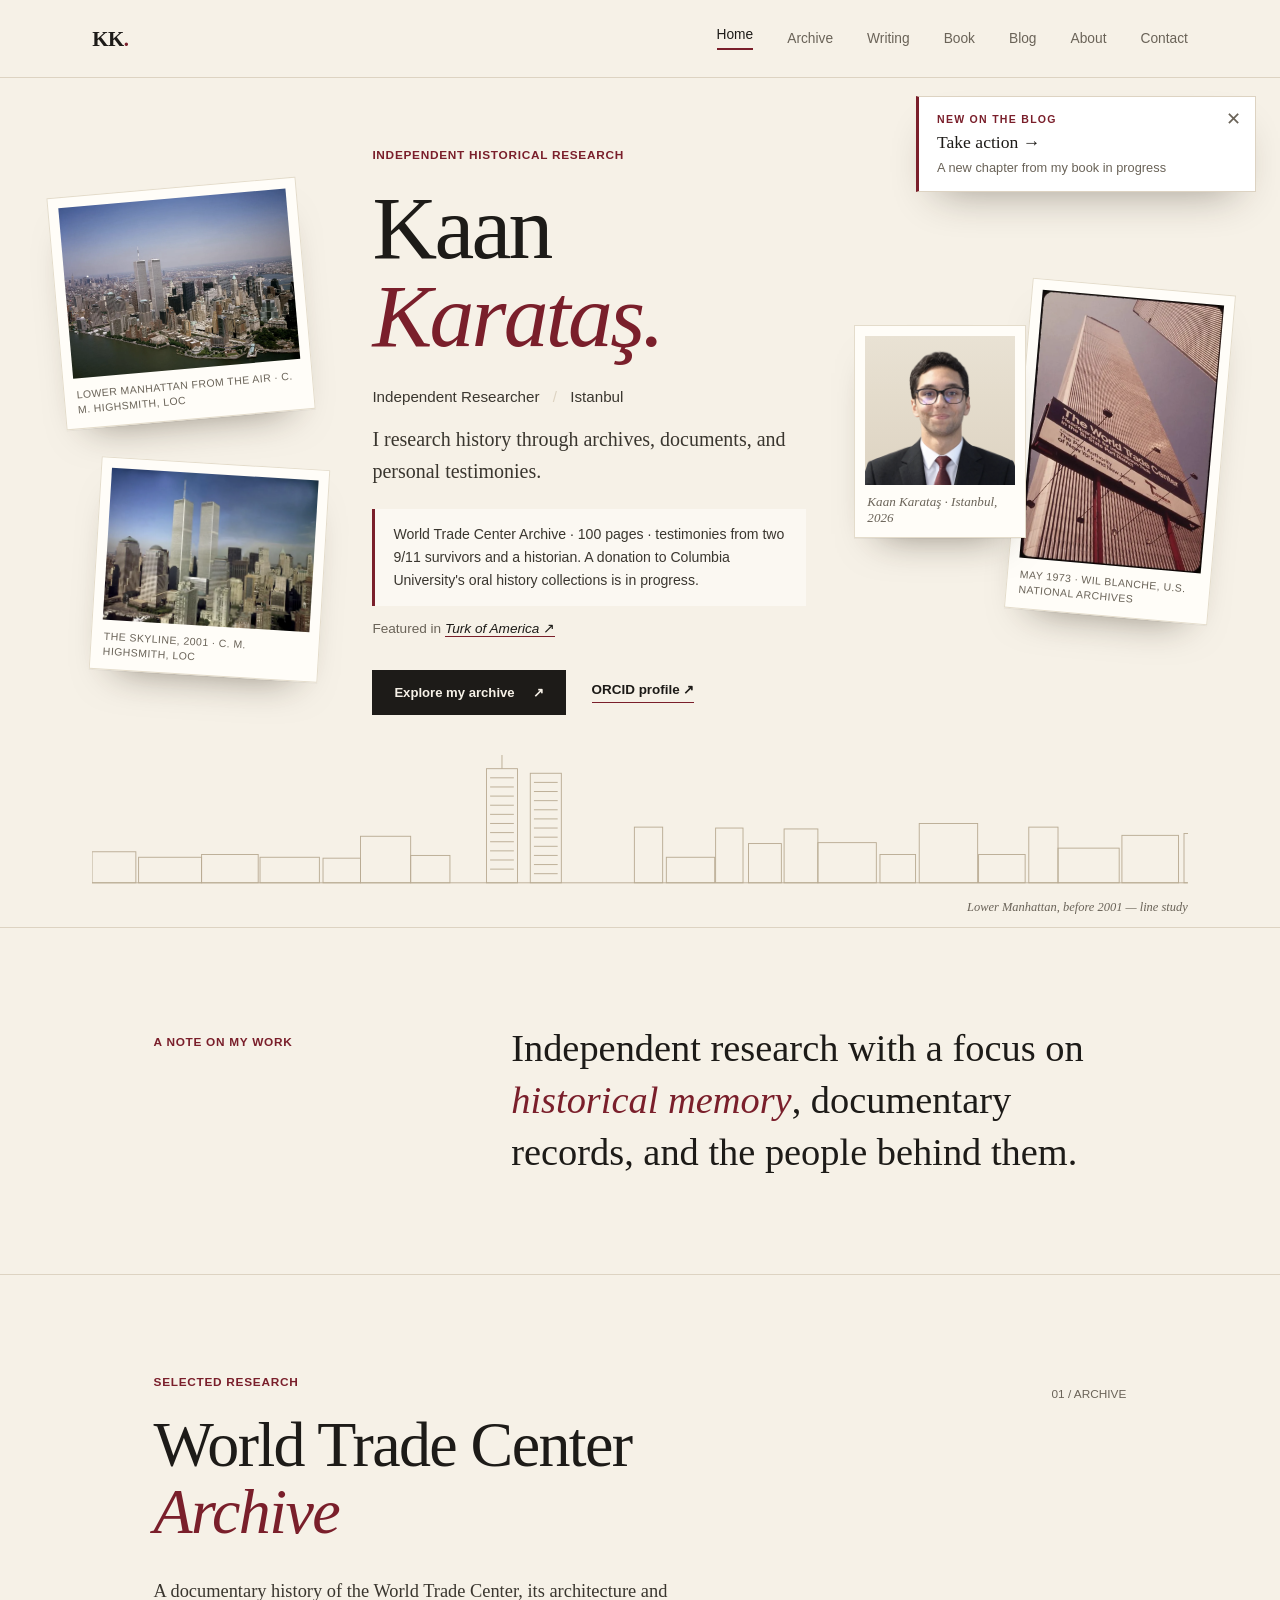
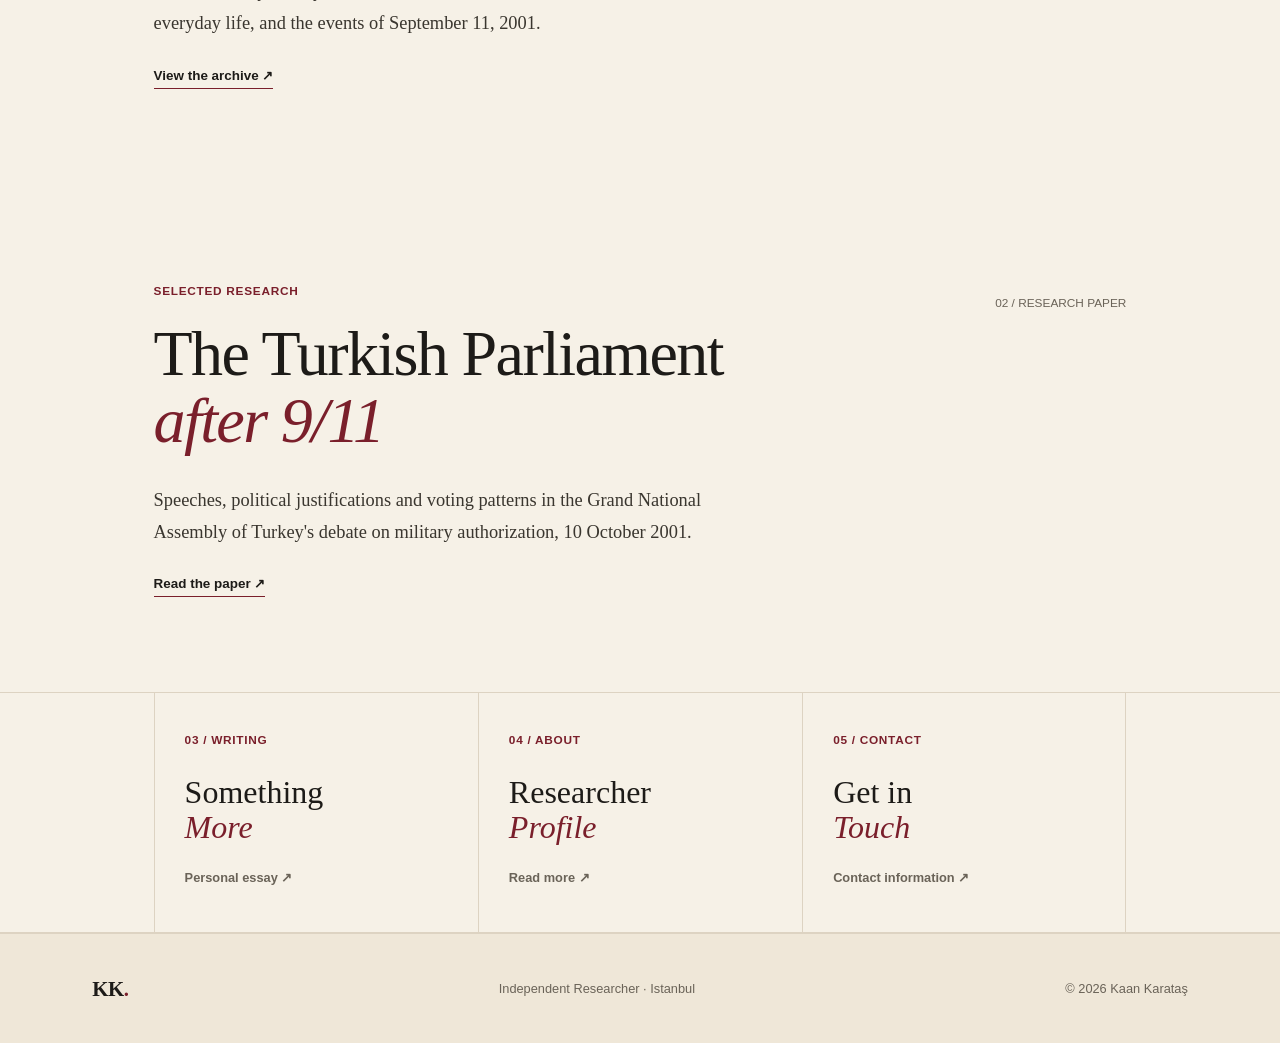
<file: index.html>
<!doctype html>
<html lang="en">
<head>
  <meta charset="utf-8">
  <meta name="viewport" content="width=device-width, initial-scale=1">
  <meta name="description" content="Kaan Karataş is a 16-year-old independent researcher (bağımsız araştırmacı) from Istanbul. Explore the open-access World Trade Center Archive, his research paper on the Turkish Parliament after 9/11, essays and blog.">
  <meta name="theme-color" content="#081426">
  <link rel="canonical" href="https://kaantv277.github.io/kaan-karatas-website/">
  <meta property="og:type" content="website">
  <meta property="og:site_name" content="Kaan Karataş">
  <meta property="og:title" content="Kaan Karataş | Independent Researcher (Bağımsız Araştırmacı), Istanbul">
  <meta property="og:description" content="Kaan Karataş is a 16-year-old independent researcher (bağımsız araştırmacı) from Istanbul. Explore the open-access World Trade Center Archive, his research paper on the Turkish Parliament after 9/11, essays and blog.">
  <meta property="og:url" content="https://kaantv277.github.io/kaan-karatas-website/">
  <meta property="og:image" content="https://kaantv277.github.io/kaan-karatas-website/images/kaan-karatas.webp">
  <meta name="twitter:card" content="summary">
  <meta name="author" content="Kaan Karataş">
  <script type="application/ld+json">{"@context": "https://schema.org", "@type": "Person", "name": "Kaan Karataş", "alternateName": "Kaan Karatas", "url": "https://kaantv277.github.io/kaan-karatas-website/", "image": "https://kaantv277.github.io/kaan-karatas-website/images/kaan-karatas.webp", "jobTitle": "Independent Researcher", "description": "Student and independent researcher from Istanbul, Türkiye; creator of the World Trade Center Archive.", "homeLocation": {"@type": "Place", "name": "Istanbul, Türkiye"}, "knowsAbout": ["History", "Oral history", "September 11 attacks", "World Trade Center", "Political science", "Finance"], "sameAs": ["https://orcid.org/0009-0000-0750-2669", "https://doi.org/10.5281/zenodo.24566263"]}</script>
  <title>Kaan Karataş | Independent Researcher (Bağımsız Araştırmacı), Istanbul</title>
  <link rel="stylesheet" href="css/style.css?v=14">
  <script src="js/main.js?v=14" defer></script>
<script data-goatcounter="https://kaankaratas.goatcounter.com/count" async src="https://gc.zgo.at/count.js"></script></head>
<body>
  <header class="site-header">
    <a class="wordmark" href="index.html" aria-label="Kaan Karataş home">KK<span>.</span></a>
    <button class="menu-toggle" type="button" aria-expanded="false" aria-controls="site-nav">Menu</button>
    <nav class="site-nav" id="site-nav" aria-label="Main navigation">
      <a class="active" href="index.html">Home</a>
      <a href="archive/">Archive</a>
      <a href="writing/">Writing</a><a href="book/">Book</a><a href="blog/">Blog</a>
      <a href="about/">About</a>
      <a href="contact/">Contact</a>
    </nav>
  </header>

  <main>
    <section class="hero hero-collage">
      <div class="clip-col clip-left">
        <figure class="clip clip-a"><img src="images/wtc-aerial.webp" width="1400" height="1050" alt="Aerial view of the Twin Towers and Lower Manhattan"><figcaption>Lower Manhattan from the air · C. M. Highsmith, LOC</figcaption></figure>
        <figure class="clip clip-b"><img src="images/wtc-skyline-2001.webp" width="825" height="605" alt="The Lower Manhattan skyline with the Twin Towers, 2001"><figcaption>The skyline, 2001 · C. M. Highsmith, LOC</figcaption></figure>
      </div>
      <div class="hero-copy">
        <p class="eyebrow">Independent historical research</p>
        <h1>Kaan<br><span>Karataş.</span></h1>
        <p class="hero-role">Independent Researcher <span class="role-divider">/</span> Istanbul</p>
        <p class="hero-intro">I research history through archives, documents, and personal testimonies.</p>
        <p class="hero-proof">World Trade Center Archive · 100 pages · testimonies from two 9/11 survivors and a historian. A donation to Columbia University's oral history collections is in progress.</p>
        <p class="hero-press">Featured in <a href="https://turkofamerica.com/others/life-style/item/5466-16-year-old-researcher-in-istanbul-builds-an-open-access-archive-on-the-world-trade-center-and-september-11" target="_blank" rel="noopener noreferrer"><em>Turk of America</em> ↗</a></p>
        <div class="hero-links">
          <a class="button button-light" href="archive/">Explore my archive <span aria-hidden="true">↗</span></a>
          <a class="text-link" href="https://orcid.org/0009-0000-0750-2669" target="_blank" rel="noopener noreferrer">ORCID profile ↗</a>
        </div>
      </div>
      <div class="clip-col clip-right">
        <figure class="hero-photo clip clip-p"><img src="images/kaan-karatas.webp" width="640" height="640" alt="Portrait of Kaan Karataş"><figcaption>Kaan Karataş · Istanbul, 2026</figcaption></figure>
        <figure class="clip clip-c"><img src="images/wtc-1973.webp" width="542" height="800" alt="The World Trade Center sign beneath the North Tower, 1973"><figcaption>May 1973 · Wil Blanche, U.S. National Archives</figcaption></figure>
      </div>
    </section>
    <div class="skyline-wrap"><svg class="skyline-band" viewBox="0 0 1200 150" preserveAspectRatio="xMidYMax meet" aria-hidden="true"><g fill="none" stroke="currentColor" stroke-width="1"><rect x="0" y="106" width="48" height="34"/><rect x="51" y="112" width="69" height="28"/><rect x="120" y="109" width="62" height="31"/><rect x="184" y="112" width="65" height="28"/><rect x="253" y="113" width="41" height="27"/><rect x="294" y="89" width="55" height="51"/><rect x="349" y="110" width="43" height="30"/><rect x="594" y="79" width="31" height="61"/><rect x="629" y="112" width="53" height="28"/><rect x="683" y="80" width="30" height="60"/><rect x="719" y="97" width="36" height="43"/><rect x="758" y="81" width="37" height="59"/><rect x="795" y="96" width="64" height="44"/><rect x="863" y="109" width="39" height="31"/><rect x="906" y="75" width="64" height="65"/><rect x="971" y="109" width="51" height="31"/><rect x="1026" y="79" width="32" height="61"/><rect x="1058" y="102" width="67" height="38"/><rect x="1128" y="88" width="62" height="52"/><rect x="1196" y="86" width="48" height="54"/><rect x="432" y="15" width="34" height="125"/><rect x="480" y="20" width="34" height="120"/><line x1="449" y1="15" x2="449" y2="-7"/><line class="f" x1="436" y1="25" x2="462" y2="25"/><line class="f" x1="436" y1="35" x2="462" y2="35"/><line class="f" x1="436" y1="45" x2="462" y2="45"/><line class="f" x1="436" y1="55" x2="462" y2="55"/><line class="f" x1="436" y1="65" x2="462" y2="65"/><line class="f" x1="436" y1="75" x2="462" y2="75"/><line class="f" x1="436" y1="85" x2="462" y2="85"/><line class="f" x1="436" y1="95" x2="462" y2="95"/><line class="f" x1="436" y1="105" x2="462" y2="105"/><line class="f" x1="436" y1="115" x2="462" y2="115"/><line class="f" x1="436" y1="125" x2="462" y2="125"/><line class="f" x1="484" y1="30" x2="510" y2="30"/><line class="f" x1="484" y1="40" x2="510" y2="40"/><line class="f" x1="484" y1="50" x2="510" y2="50"/><line class="f" x1="484" y1="60" x2="510" y2="60"/><line class="f" x1="484" y1="70" x2="510" y2="70"/><line class="f" x1="484" y1="80" x2="510" y2="80"/><line class="f" x1="484" y1="90" x2="510" y2="90"/><line class="f" x1="484" y1="100" x2="510" y2="100"/><line class="f" x1="484" y1="110" x2="510" y2="110"/><line class="f" x1="484" y1="120" x2="510" y2="120"/><line class="f" x1="484" y1="130" x2="510" y2="130"/><line x1="0" y1="140" x2="1200" y2="140"/></g></svg><span class="skyline-caption">Lower Manhattan, before 2001 — line study</span></div>

    <section class="intro-strip section-wrap">
      <p class="eyebrow">A NOTE ON MY WORK</p>
      <p class="intro-statement">Independent research with a focus on <em>historical memory</em>, documentary records, and the people behind them.</p>
    </section>

    <section class="feature-section section-wrap">
      <div class="section-heading"><div><p class="eyebrow">SELECTED RESEARCH</p><h2>World Trade Center<br><em>Archive</em></h2></div><span class="section-number">01 / ARCHIVE</span></div>
      <p class="feature-description">A documentary history of the World Trade Center, its architecture and everyday life, and the events of September 11, 2001.</p>
      <a class="arrow-link" href="archive/">View the archive <span aria-hidden="true">↗</span></a>
    </section>

    <section class="feature-section section-wrap">
      <div class="section-heading"><div><p class="eyebrow">SELECTED RESEARCH</p><h2>The Turkish Parliament<br><em>after 9/11</em></h2></div><span class="section-number">02 / RESEARCH PAPER</span></div>
      <p class="feature-description">Speeches, political justifications and voting patterns in the Grand National Assembly of Turkey's debate on military authorization, 10 October 2001.</p>
      <a class="arrow-link" href="https://doi.org/10.5281/zenodo.24045079" target="_blank" rel="noopener noreferrer">Read the paper <span aria-hidden="true">↗</span></a>
    </section>

    <section class="bottom-grid section-wrap">
      <a class="small-feature" href="writing/"><p class="eyebrow">03 / WRITING</p><h3>Something<br><em>More</em></h3><span>Personal essay ↗</span></a>
      <a class="small-feature" href="about/"><p class="eyebrow">04 / ABOUT</p><h3>Researcher<br><em>Profile</em></h3><span>Read more ↗</span></a>
      <a class="small-feature" href="contact/"><p class="eyebrow">05 / CONTACT</p><h3>Get in<br><em>Touch</em></h3><span>Contact information ↗</span></a>
    </section>
  </main>

  <footer class="site-footer"><a class="wordmark" href="index.html">KK<span>.</span></a><p>Independent Researcher · Istanbul</p><p>© <span class="year">2026</span> Kaan Karataş</p></footer>
</body>
</html>
</file>
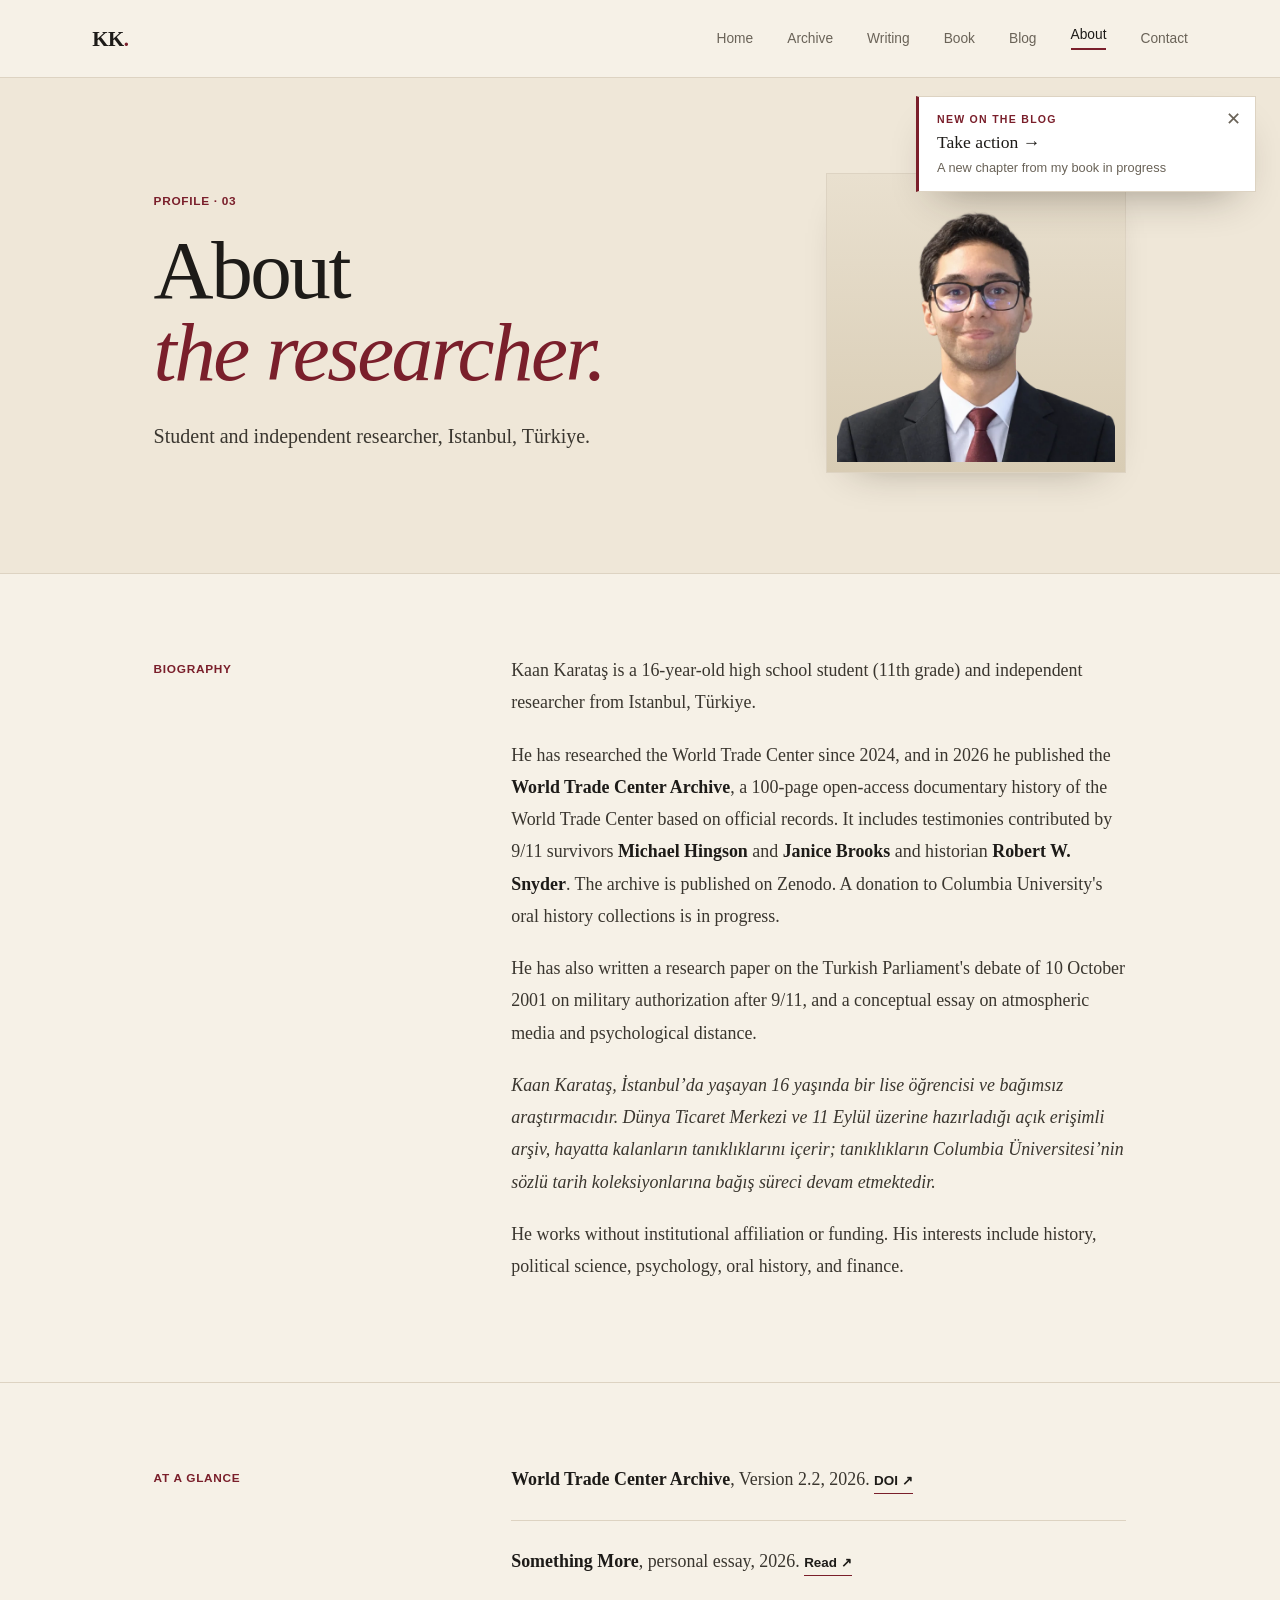
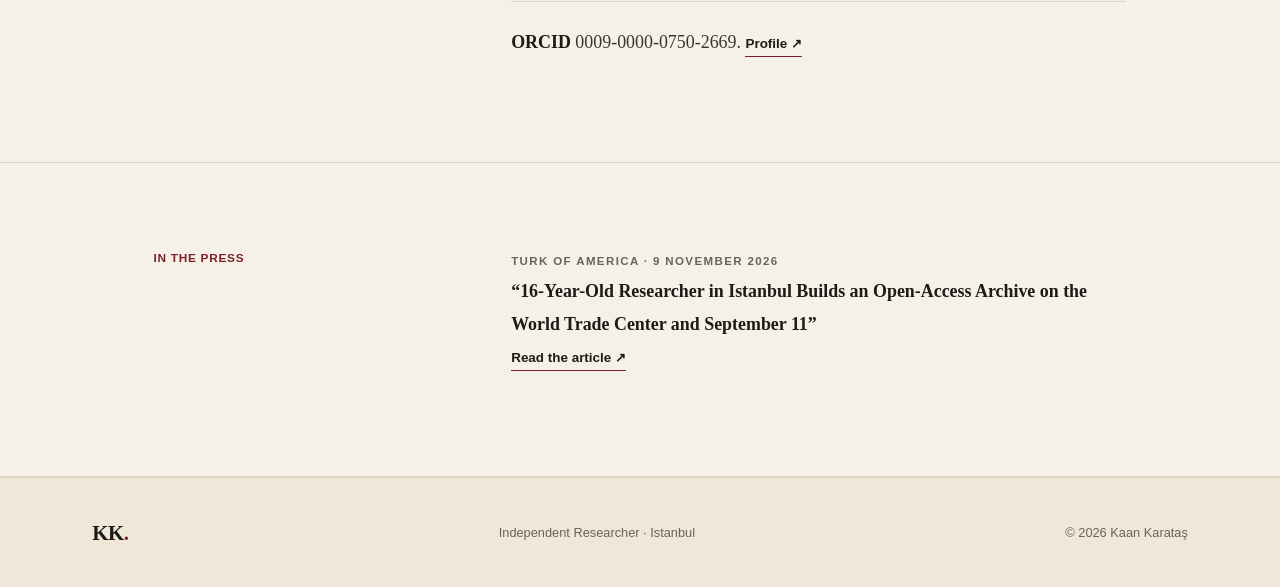
<file: about/index.html>
<!doctype html>
<html lang="en">
<head><meta charset="utf-8"><meta name="viewport" content="width=device-width, initial-scale=1"><meta name="description" content="About Kaan Karataş, an independent researcher from Istanbul and creator of the World Trade Center Archive."><meta name="theme-color" content="#081426"><link rel="canonical" href="https://kaantv277.github.io/kaan-karatas-website/about/">
  <meta property="og:type" content="profile">
  <meta property="og:site_name" content="Kaan Karataş">
  <meta property="og:title" content="About Kaan Karataş | Independent Researcher, Istanbul">
  <meta property="og:description" content="About Kaan Karataş, an independent researcher from Istanbul and creator of the World Trade Center Archive.">
  <meta property="og:url" content="https://kaantv277.github.io/kaan-karatas-website/about/">
  <meta property="og:image" content="https://kaantv277.github.io/kaan-karatas-website/images/kaan-karatas.webp">
  <meta name="twitter:card" content="summary">
  <meta name="author" content="Kaan Karataş"><title>About Kaan Karataş | Independent Researcher, Istanbul</title><link rel="stylesheet" href="../css/style.css?v=14"><script src="../js/main.js?v=14" defer></script><script data-goatcounter="https://kaankaratas.goatcounter.com/count" async src="https://gc.zgo.at/count.js"></script></head>
<body>
<header class="site-header"><a class="wordmark" href="../">KK<span>.</span></a><button class="menu-toggle" type="button" aria-expanded="false" aria-controls="site-nav">Menu</button><nav class="site-nav" id="site-nav" aria-label="Main navigation"><a href="../">Home</a><a href="../archive/">Archive</a><a href="../writing/">Writing</a><a href="../book/">Book</a><a href="../blog/">Blog</a><a class="active" href="./">About</a><a href="../contact/">Contact</a></nav></header>
<main class="page-main"><section class="page-hero profile-hero"><div><p class="eyebrow">PROFILE · 03</p><h1>About<br><em>the researcher.</em></h1><p class="page-lead">Student and independent researcher, Istanbul, Türkiye.</p></div><img class="profile-photo" src="../images/kaan-karatas.webp" width="640" height="640" alt="Portrait of Kaan Karataş"></section>
<section class="content-section"><p class="eyebrow">BIOGRAPHY</p><div class="prose">
<p>Kaan Karataş is a 16-year-old high school student (11th grade) and independent researcher from Istanbul, Türkiye.</p>
<p>He has researched the World Trade Center since 2024, and in 2026 he published the <strong>World Trade Center Archive</strong>, a 100-page open-access documentary history of the World Trade Center based on official records. It includes testimonies contributed by 9/11 survivors <strong>Michael Hingson</strong> and <strong>Janice Brooks</strong> and historian <strong>Robert W. Snyder</strong>. The archive is published on Zenodo. A donation to Columbia University's oral history collections is in progress.</p>
<p>He has also written a research paper on the Turkish Parliament's debate of 10 October 2001 on military authorization after 9/11, and a conceptual essay on atmospheric media and psychological distance.</p>
<p lang="tr"><em>Kaan Karataş, İstanbul’da yaşayan 16 yaşında bir lise öğrencisi ve bağımsız araştırmacıdır. Dünya Ticaret Merkezi ve 11 Eylül üzerine hazırladığı açık erişimli arşiv, hayatta kalanların tanıklıklarını içerir; tanıklıkların Columbia Üniversitesi’nin sözlü tarih koleksiyonlarına bağış süreci devam etmektedir.</em></p>
<p>He works without institutional affiliation or funding. His interests include history, political science, psychology, oral history, and finance.</p>
</div></section>
<section class="content-section"><p class="eyebrow">AT A GLANCE</p><div class="prose"><ul class="paper-list">
<li><strong>World Trade Center Archive</strong>, Version 2.2, 2026. <a class="arrow-link" href="https://doi.org/10.5281/zenodo.24566263" target="_blank" rel="noopener noreferrer">DOI ↗</a></li>
<li><strong>Something More</strong>, personal essay, 2026. <a class="arrow-link" href="../writing/something-more/">Read ↗</a></li>
<li><strong>ORCID</strong> 0009-0000-0750-2669. <a class="arrow-link" href="https://orcid.org/0009-0000-0750-2669" target="_blank" rel="noopener noreferrer">Profile ↗</a></li>
</ul></div></section>
<section class="content-section"><p class="eyebrow">IN THE PRESS</p><div class="prose"><ul class="paper-list">
<li><span class="post-date">Turk of America · 9 November 2026</span><br><strong>“16-Year-Old Researcher in Istanbul Builds an Open-Access Archive on the World Trade Center and September 11”</strong><br><a class="arrow-link" href="https://turkofamerica.com/others/life-style/item/5466-16-year-old-researcher-in-istanbul-builds-an-open-access-archive-on-the-world-trade-center-and-september-11" target="_blank" rel="noopener noreferrer">Read the article ↗</a></li>
</ul></div></section></main>
<footer class="site-footer"><a class="wordmark" href="../">KK<span>.</span></a><p>Independent Researcher · Istanbul</p><p>© <span class="year">2026</span> Kaan Karataş</p></footer></body></html>
</file>
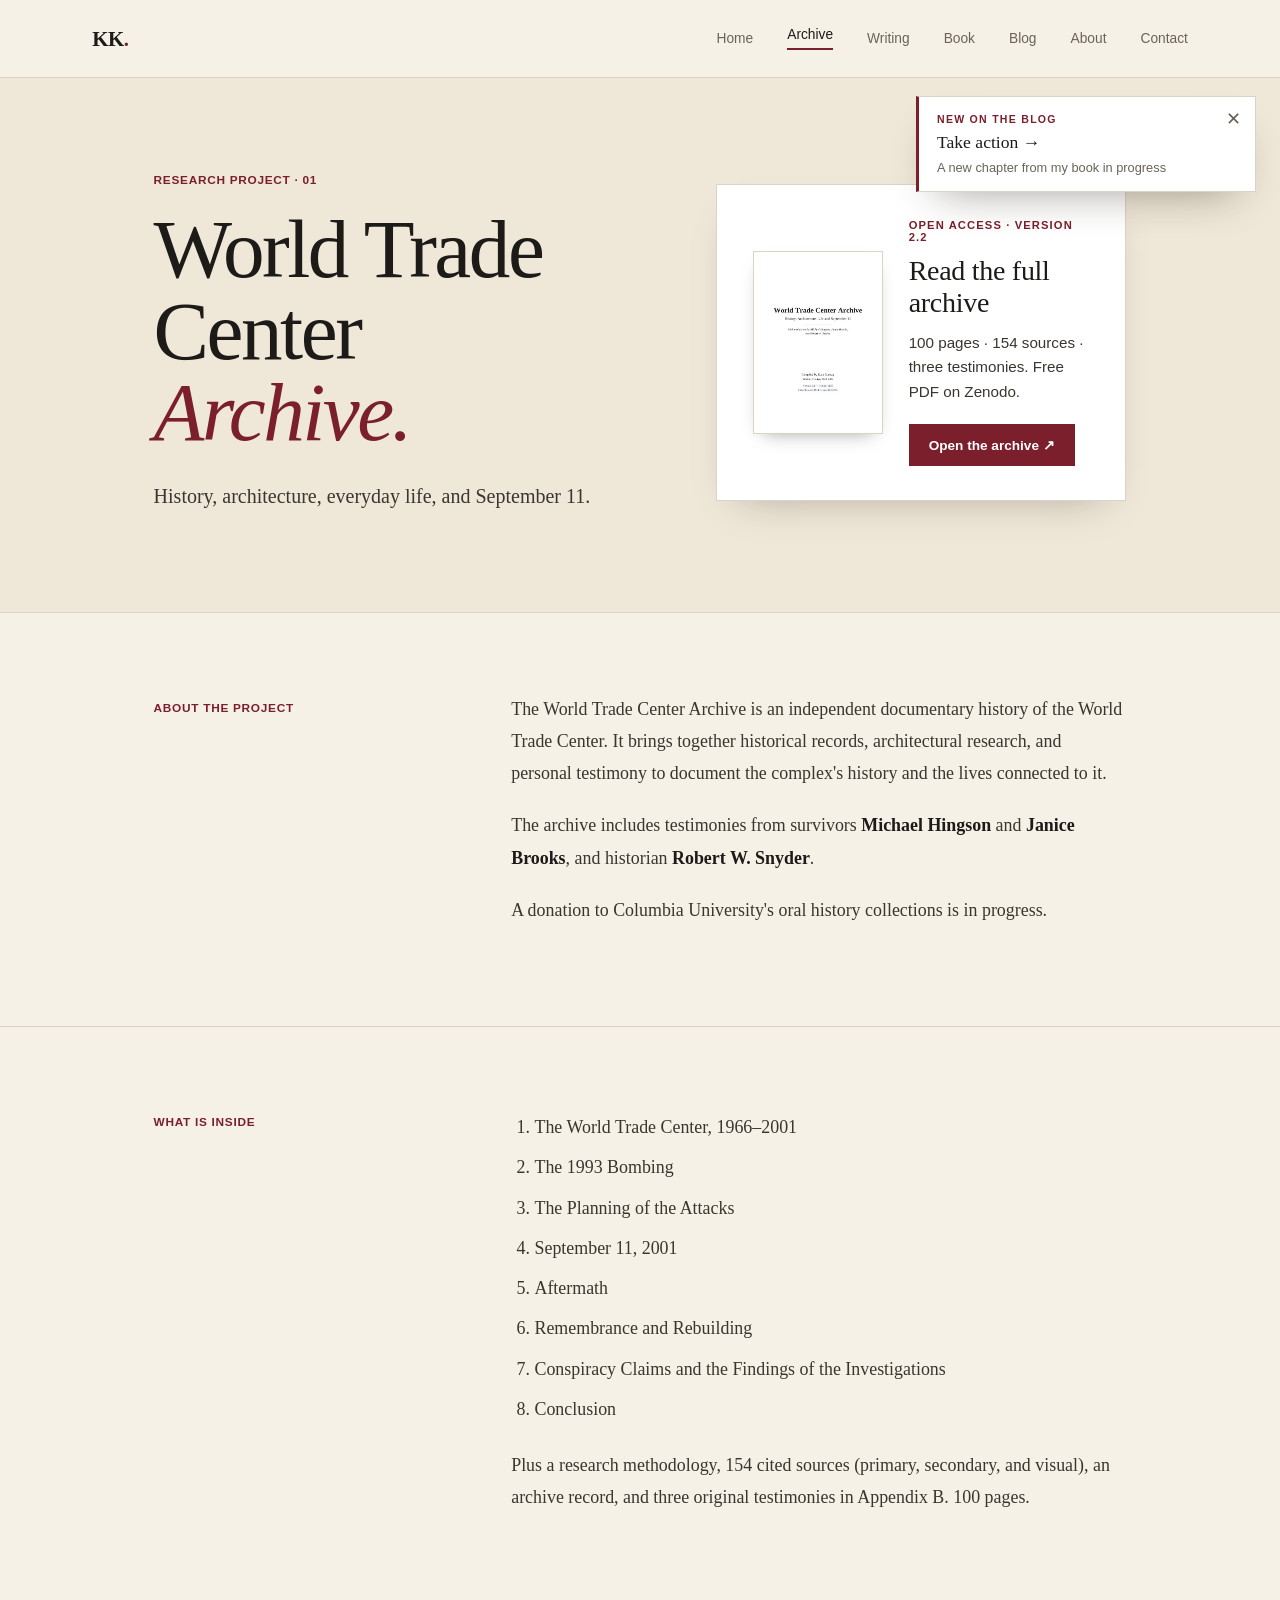
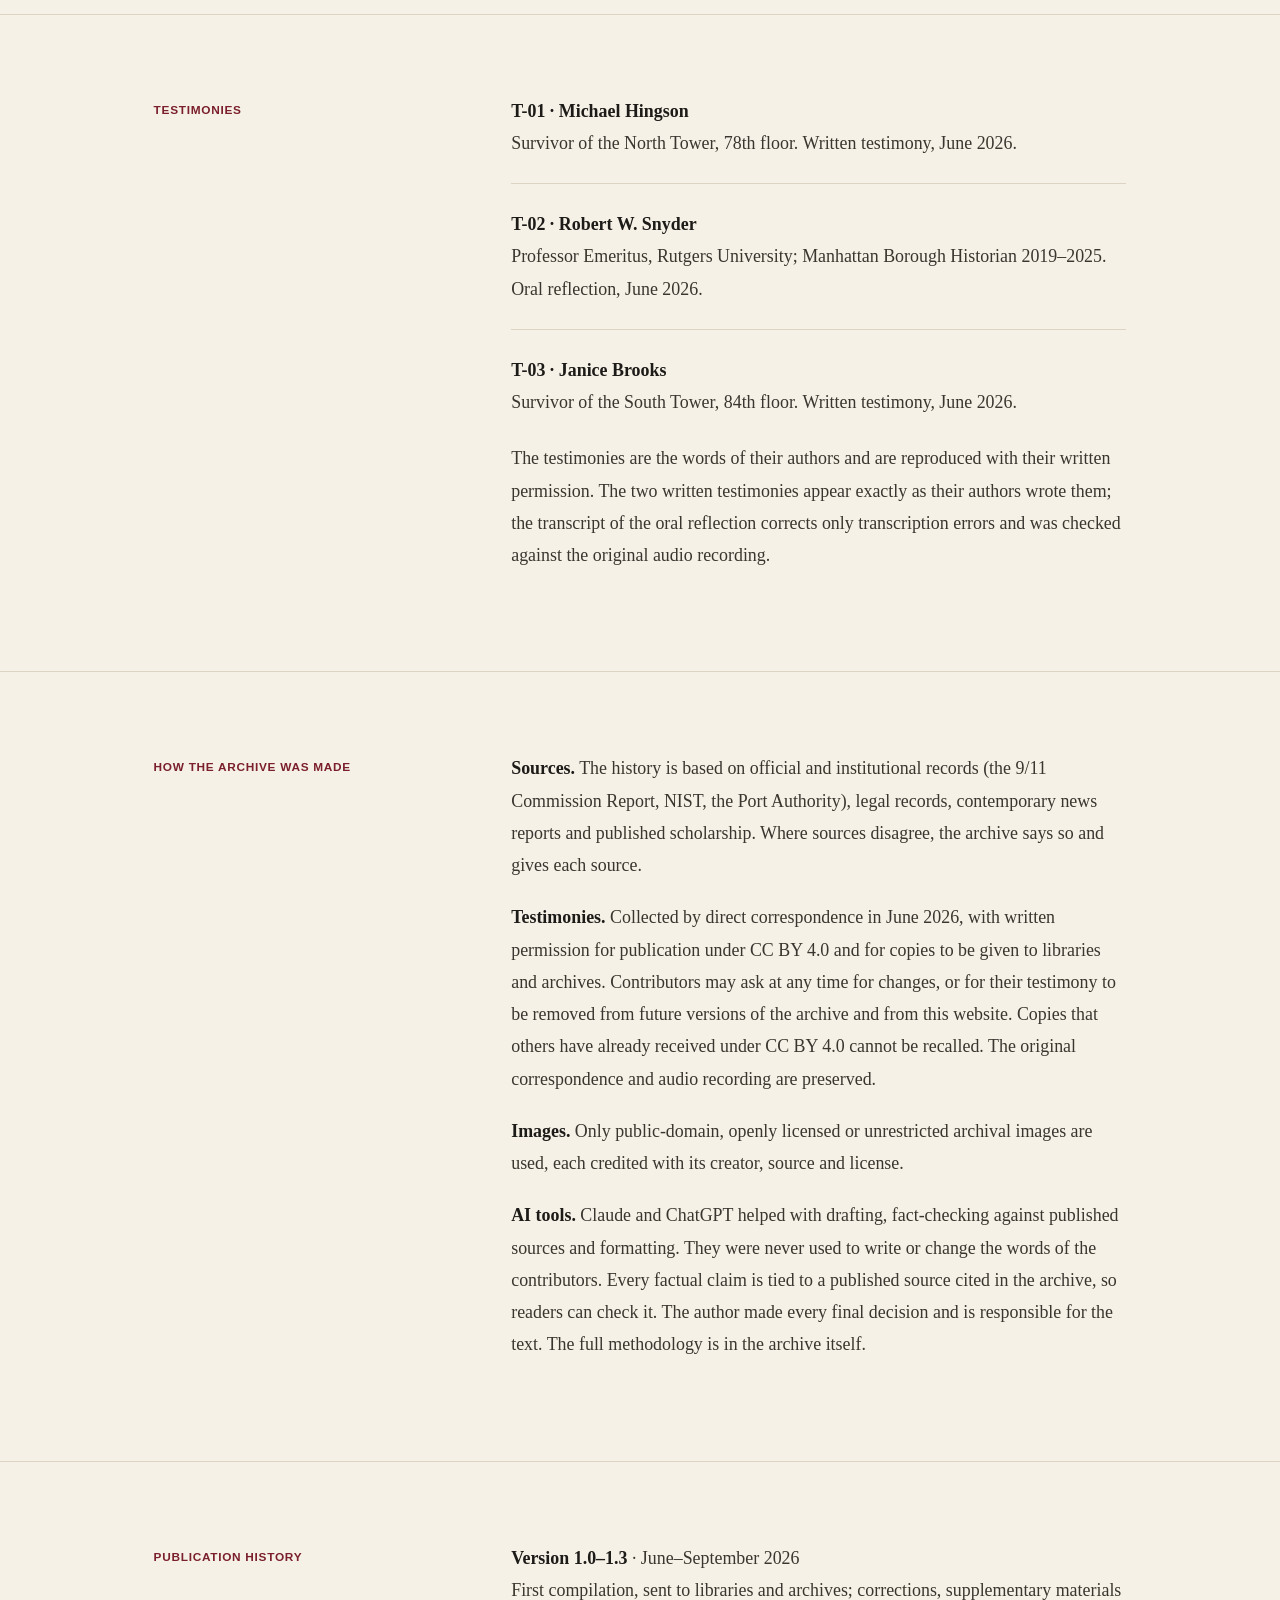
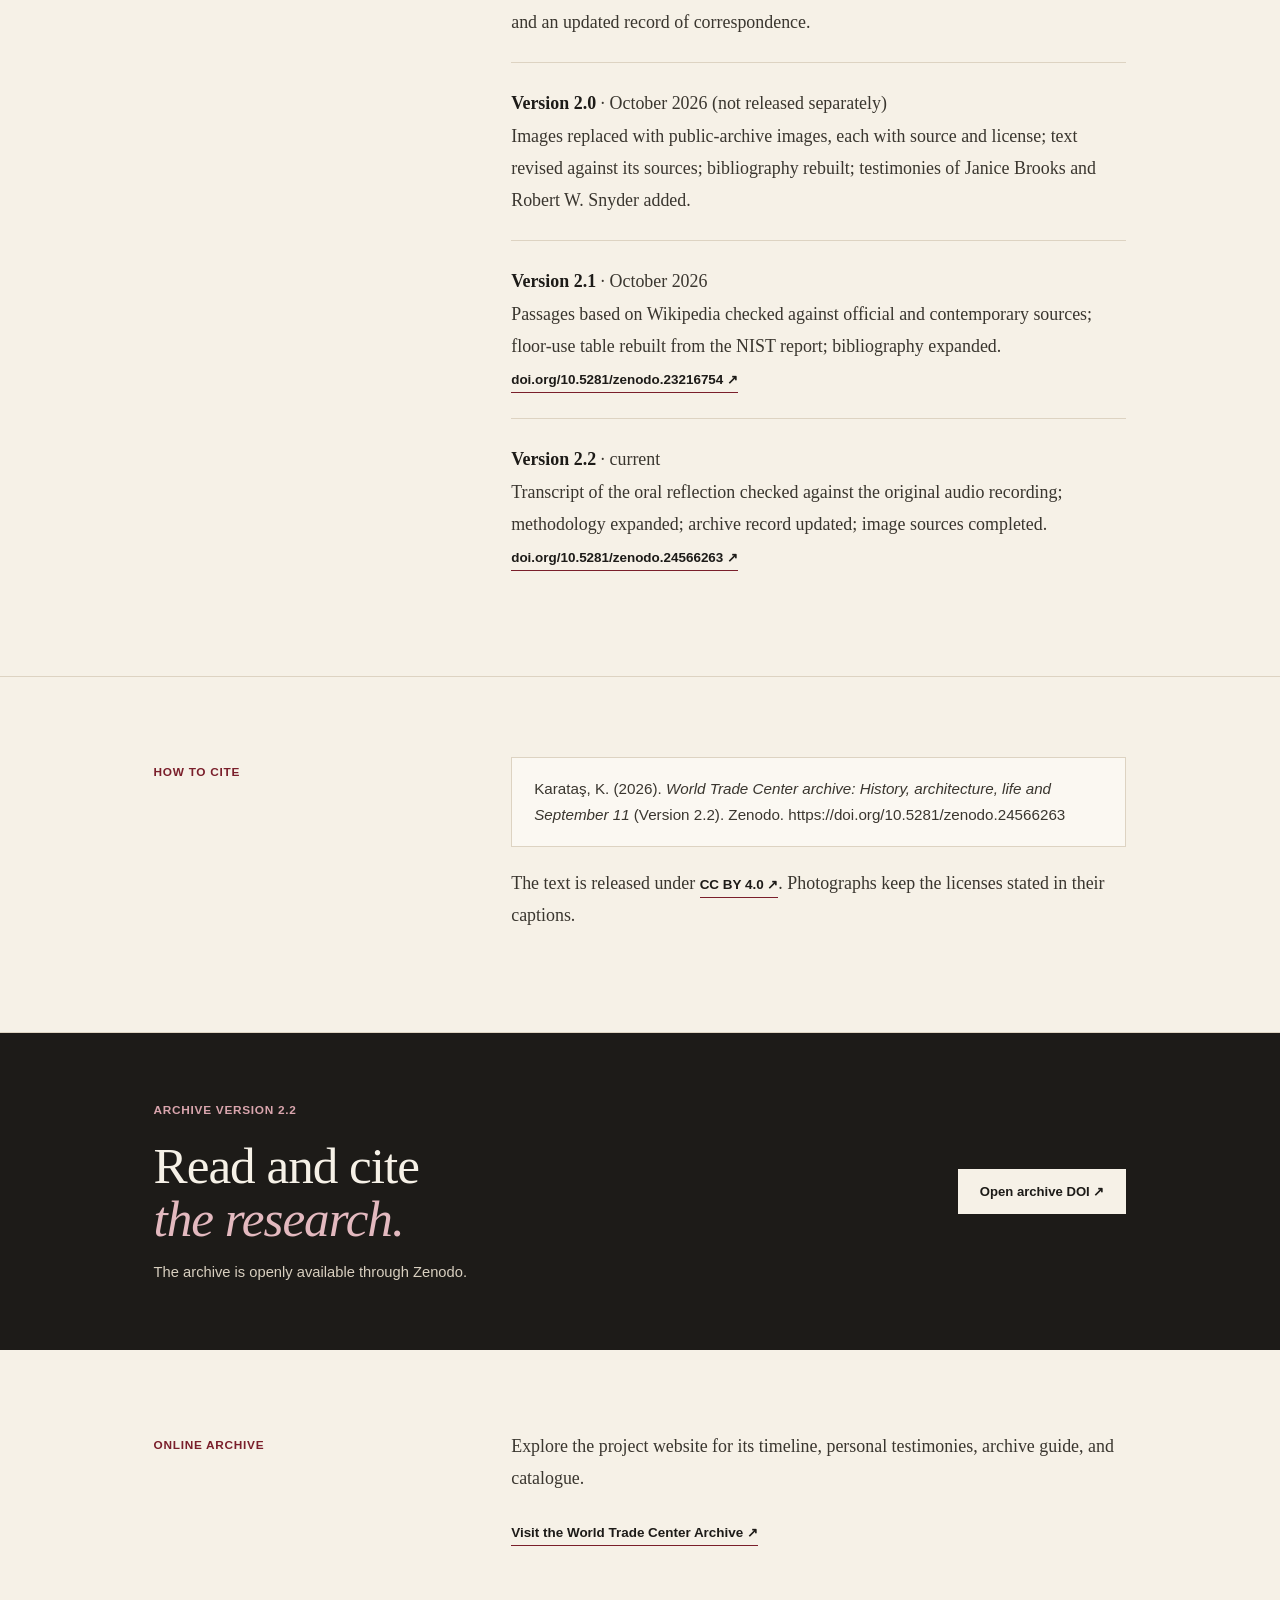
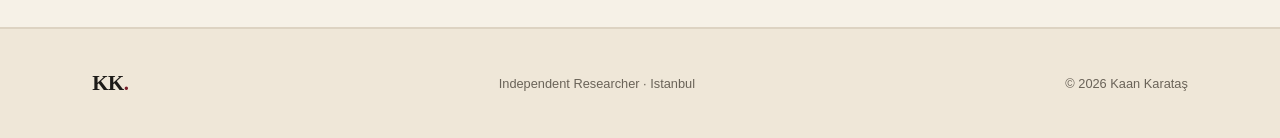
<file: archive/index.html>
<!doctype html>
<html lang="en">
<head>
  <meta charset="utf-8"><meta name="viewport" content="width=device-width, initial-scale=1">
  <meta name="description" content="The World Trade Center Archive by Kaan Karataş: an open-access, 100-page documentary history of the Twin Towers, their architecture, everyday life and September 11, 2001, with testimonies from two survivors and a historian.">
  <meta name="theme-color" content="#081426">
  <link rel="canonical" href="https://kaantv277.github.io/kaan-karatas-website/archive/">
  <meta property="og:type" content="website">
  <meta property="og:site_name" content="Kaan Karataş">
  <meta property="og:title" content="World Trade Center Archive | Kaan Karataş">
  <meta property="og:description" content="The World Trade Center Archive by Kaan Karataş: an open-access, 100-page documentary history of the Twin Towers, their architecture, everyday life and September 11, 2001, with testimonies from two survivors and a historian.">
  <meta property="og:url" content="https://kaantv277.github.io/kaan-karatas-website/archive/">
  <meta property="og:image" content="https://kaantv277.github.io/kaan-karatas-website/images/kaan-karatas.webp">
  <meta name="twitter:card" content="summary">
  <meta name="author" content="Kaan Karataş">
  <title>World Trade Center Archive | Kaan Karataş</title>
  <link rel="stylesheet" href="../css/style.css?v=14"><script src="../js/main.js?v=14" defer></script>
<script data-goatcounter="https://kaankaratas.goatcounter.com/count" async src="https://gc.zgo.at/count.js"></script><script type="application/ld+json">{"@context":"https://schema.org","@type":"CreativeWork","name":"World Trade Center Archive: History, Architecture, Life and September 11","version":"2.2","author":{"@type":"Person","name":"Kaan Karataş","url":"https://kaantv277.github.io/kaan-karatas-website/","sameAs":["https://orcid.org/0009-0000-0750-2669"]},"datePublished":"2026","inLanguage":"en","license":"https://creativecommons.org/licenses/by/4.0/","identifier":"https://doi.org/10.5281/zenodo.24566263","url":"https://kaantv277.github.io/kaan-karatas-website/archive/","about":["World Trade Center","September 11 attacks","Oral history"]}</script></head>
<body>
  <header class="site-header"><a class="wordmark" href="../">KK<span>.</span></a><button class="menu-toggle" type="button" aria-expanded="false" aria-controls="site-nav">Menu</button><nav class="site-nav" id="site-nav" aria-label="Main navigation"><a href="../">Home</a><a class="active" href="./">Archive</a><a href="../writing/">Writing</a><a href="../book/">Book</a><a href="../blog/">Blog</a><a href="../about/">About</a><a href="../contact/">Contact</a></nav></header>
  <main class="page-main">
    <section class="page-hero split"><div><p class="eyebrow">RESEARCH PROJECT · 01</p><h1>World Trade Center<br><em>Archive.</em></h1><p class="page-lead">History, architecture, everyday life, and September 11.</p></div>
    <a class="hero-card archive-card" href="https://doi.org/10.5281/zenodo.24566263" target="_blank" rel="noopener noreferrer"><img src="../images/archive-cover.webp" width="497" height="702" alt="Cover of the World Trade Center Archive, Version 2.2"><div><p class="card-label">Open access · Version 2.2</p><h2>Read the full archive</h2><p>100 pages · 154 sources · three testimonies. Free PDF on Zenodo.</p><span class="card-button">Open the archive ↗</span></div></a></section>
    <section class="content-section"><p class="eyebrow">ABOUT THE PROJECT</p><div class="prose"><p>The World Trade Center Archive is an independent documentary history of the World Trade Center. It brings together historical records, architectural research, and personal testimony to document the complex's history and the lives connected to it.</p><p>The archive includes testimonies from survivors <strong>Michael Hingson</strong> and <strong>Janice Brooks</strong>, and historian <strong>Robert W. Snyder</strong>.</p><p>A donation to Columbia University's oral history collections is in progress.</p></div></section>
    <section class="content-section"><p class="eyebrow">WHAT IS INSIDE</p><div class="prose"><ol class="contents-list">
<li>The World Trade Center, 1966–2001</li><li>The 1993 Bombing</li><li>The Planning of the Attacks</li><li>September 11, 2001</li><li>Aftermath</li><li>Remembrance and Rebuilding</li><li>Conspiracy Claims and the Findings of the Investigations</li><li>Conclusion</li></ol>
<p>Plus a research methodology, 154 cited sources (primary, secondary, and visual), an archive record, and three original testimonies in Appendix B. 100 pages.</p></div></section>
    <section class="content-section"><p class="eyebrow">TESTIMONIES</p><div class="prose"><ul class="paper-list">
<li><strong>T-01 · Michael Hingson</strong><br>Survivor of the North Tower, 78th floor. Written testimony, June 2026.</li>
<li><strong>T-02 · Robert W. Snyder</strong><br>Professor Emeritus, Rutgers University; Manhattan Borough Historian 2019–2025. Oral reflection, June 2026.</li>
<li><strong>T-03 · Janice Brooks</strong><br>Survivor of the South Tower, 84th floor. Written testimony, June 2026.</li>
</ul><p>The testimonies are the words of their authors and are reproduced with their written permission. The two written testimonies appear exactly as their authors wrote them; the transcript of the oral reflection corrects only transcription errors and was checked against the original audio recording.</p></div></section>
    <section class="content-section"><p class="eyebrow">HOW THE ARCHIVE WAS MADE</p><div class="prose">
<p><strong>Sources.</strong> The history is based on official and institutional records (the 9/11 Commission Report, NIST, the Port Authority), legal records, contemporary news reports and published scholarship. Where sources disagree, the archive says so and gives each source.</p>
<p><strong>Testimonies.</strong> Collected by direct correspondence in June 2026, with written permission for publication under CC BY 4.0 and for copies to be given to libraries and archives. Contributors may ask at any time for changes, or for their testimony to be removed from future versions of the archive and from this website. Copies that others have already received under CC BY 4.0 cannot be recalled. The original correspondence and audio recording are preserved.</p>
<p><strong>Images.</strong> Only public-domain, openly licensed or unrestricted archival images are used, each credited with its creator, source and license.</p>
<p><strong>AI tools.</strong> Claude and ChatGPT helped with drafting, fact-checking against published sources and formatting. They were never used to write or change the words of the contributors. Every factual claim is tied to a published source cited in the archive, so readers can check it. The author made every final decision and is responsible for the text. The full methodology is in the archive itself.</p>
</div></section>
    <section class="content-section"><p class="eyebrow">PUBLICATION HISTORY</p><div class="prose"><ul class="paper-list">
<li><strong>Version 1.0–1.3</strong> · June–September 2026<br>First compilation, sent to libraries and archives; corrections, supplementary materials and an updated record of correspondence.</li>
<li><strong>Version 2.0</strong> · October 2026 (not released separately)<br>Images replaced with public-archive images, each with source and license; text revised against its sources; bibliography rebuilt; testimonies of Janice Brooks and Robert W. Snyder added.</li>
<li><strong>Version 2.1</strong> · October 2026<br>Passages based on Wikipedia checked against official and contemporary sources; floor-use table rebuilt from the NIST report; bibliography expanded. <a class="arrow-link" href="https://doi.org/10.5281/zenodo.23216754" target="_blank" rel="noopener noreferrer">doi.org/10.5281/zenodo.23216754 ↗</a></li>
<li><strong>Version 2.2</strong> · current<br>Transcript of the oral reflection checked against the original audio recording; methodology expanded; archive record updated; image sources completed. <a class="arrow-link" href="https://doi.org/10.5281/zenodo.24566263" target="_blank" rel="noopener noreferrer">doi.org/10.5281/zenodo.24566263 ↗</a></li>
</ul></div></section>
    <section class="content-section"><p class="eyebrow">HOW TO CITE</p><div class="prose"><p class="citation">Karataş, K. (2026). <em>World Trade Center archive: History, architecture, life and September 11</em> (Version 2.2). Zenodo. https://doi.org/10.5281/zenodo.24566263</p>
<p>The text is released under <a class="arrow-link" href="https://creativecommons.org/licenses/by/4.0/" target="_blank" rel="noopener noreferrer">CC BY 4.0 ↗</a>. Photographs keep the licenses stated in their captions.</p></div></section>
    <section class="doi-panel"><div><p class="eyebrow">ARCHIVE VERSION 2.2</p><h2>Read and cite<br><em>the research.</em></h2><p>The archive is openly available through Zenodo.</p></div><a class="button button-light" href="https://doi.org/10.5281/zenodo.24566263" target="_blank" rel="noopener noreferrer">Open archive DOI ↗</a></section>
    <section class="content-section"><p class="eyebrow">ONLINE ARCHIVE</p><div class="prose"><p>Explore the project website for its timeline, personal testimonies, archive guide, and catalogue.</p><a class="arrow-link" href="https://sites.google.com/view/world-trade-center-archive" target="_blank" rel="noopener noreferrer">Visit the World Trade Center Archive ↗</a></div></section>
  </main>
  <footer class="site-footer"><a class="wordmark" href="../">KK<span>.</span></a><p>Independent Researcher · Istanbul</p><p>© <span class="year">2026</span> Kaan Karataş</p></footer>
</body></html>
</file>
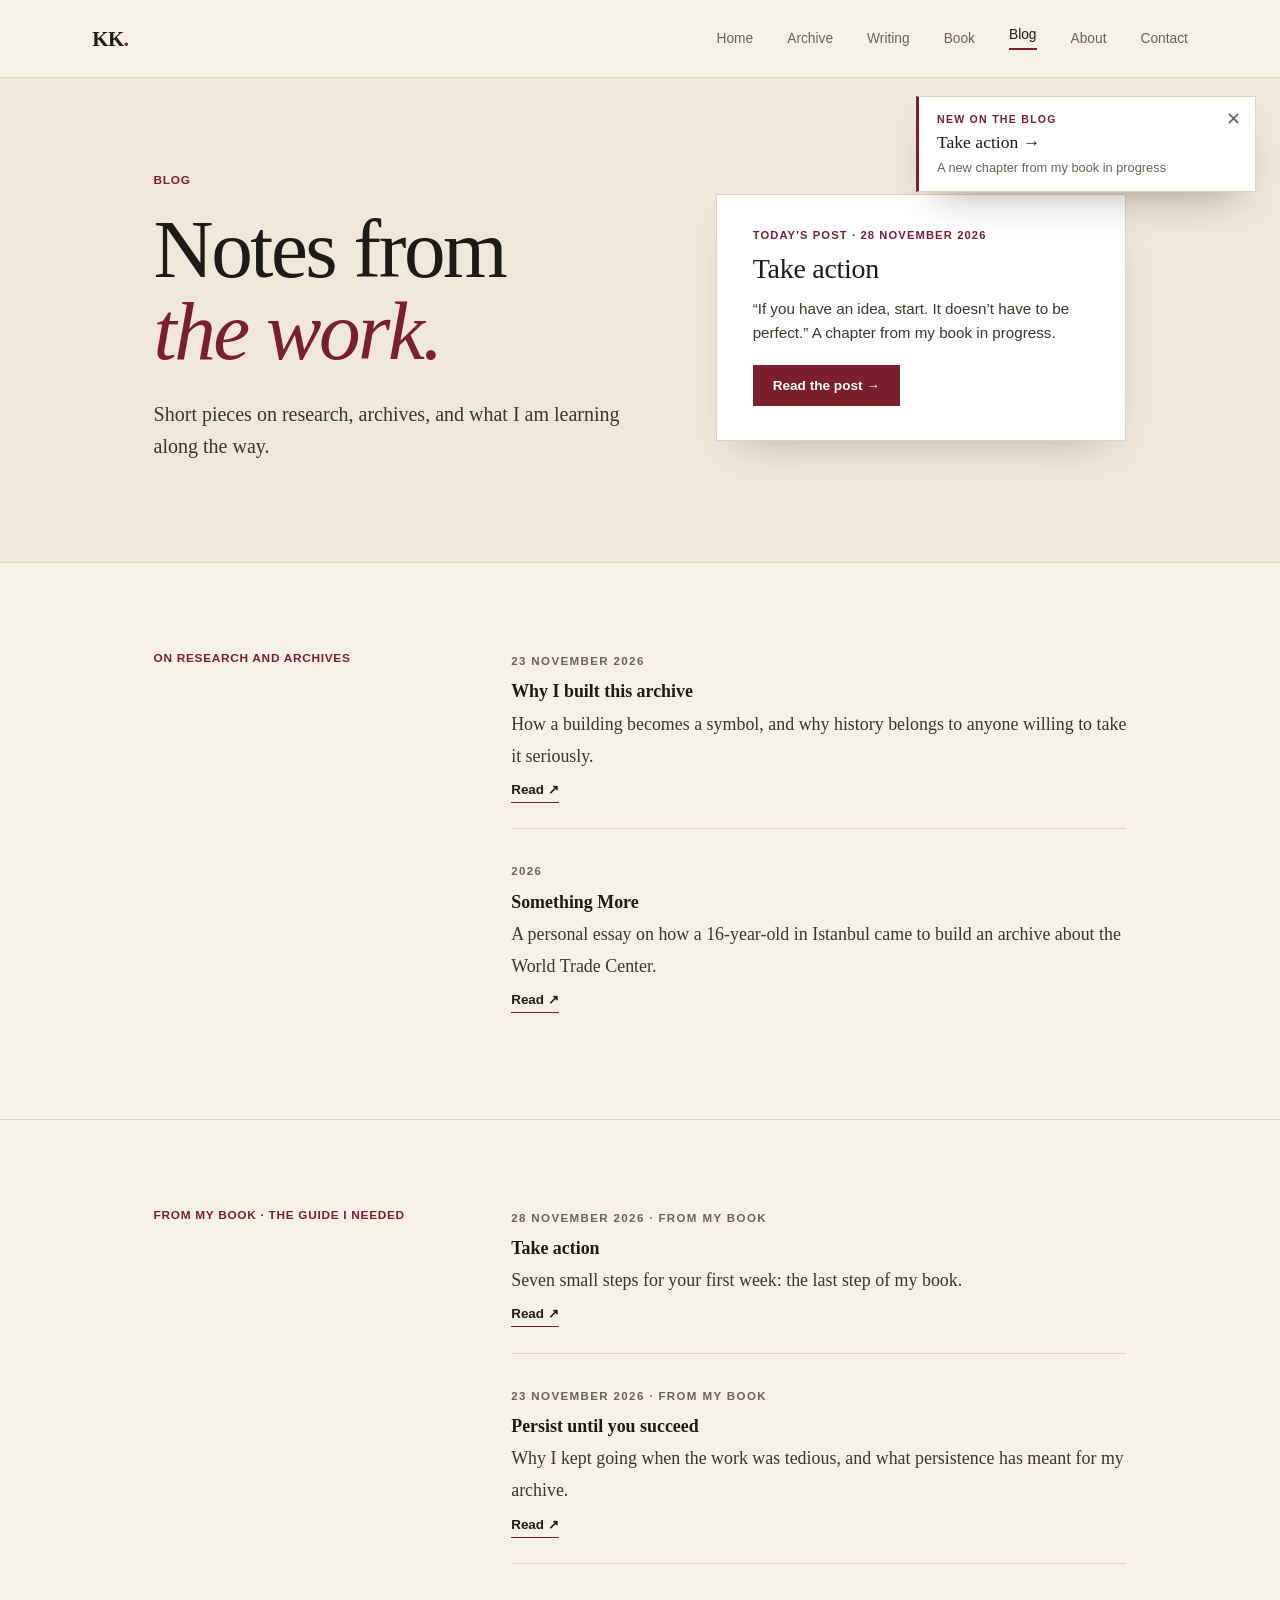
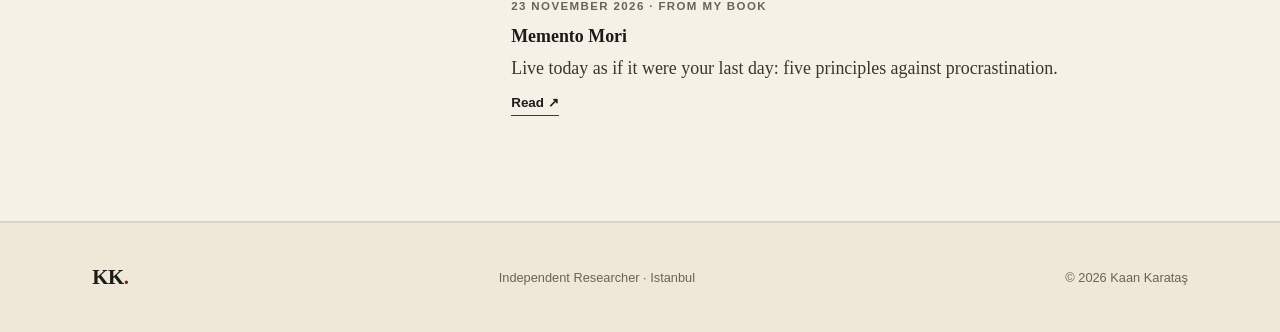
<file: blog/index.html>
<!doctype html>
<html lang="en">
<head><meta charset="utf-8"><meta name="viewport" content="width=device-width, initial-scale=1"><meta name="description" content="Notes on research, archives and writing by Kaan Karataş, plus chapters from his book in progress, The Guide I Needed."><meta name="theme-color" content="#f6f1e7"><link rel="canonical" href="https://kaantv277.github.io/kaan-karatas-website/blog/">
  <meta property="og:type" content="article">
  <meta property="og:site_name" content="Kaan Karataş">
  <meta property="og:title" content="Blog | Kaan Karataş">
  <meta property="og:description" content="Notes on research, archives and writing by Kaan Karataş, plus chapters from his book in progress, The Guide I Needed.">
  <meta property="og:url" content="https://kaantv277.github.io/kaan-karatas-website/blog/">
  <meta property="og:image" content="https://kaantv277.github.io/kaan-karatas-website/images/kaan-karatas.webp">
  <meta name="twitter:card" content="summary">
  <meta name="author" content="Kaan Karataş"><title>Blog: Notes on Research and Writing | Kaan Karataş</title><link rel="stylesheet" href="../css/style.css?v=14"><script src="../js/main.js?v=14" defer></script><script data-goatcounter="https://kaankaratas.goatcounter.com/count" async src="https://gc.zgo.at/count.js"></script></head>
<body>
<header class="site-header"><a class="wordmark" href="../">KK<span>.</span></a><button class="menu-toggle" type="button" aria-expanded="false" aria-controls="site-nav">Menu</button><nav class="site-nav" id="site-nav" aria-label="Main navigation"><a href="../">Home</a><a href="../archive/">Archive</a><a href="../writing/">Writing</a><a href="../book/">Book</a><a class="active" href="../blog/">Blog</a><a href="../about/">About</a><a href="../contact/">Contact</a></nav></header>
<main class="page-main"><section class="page-hero split"><div><p class="eyebrow">BLOG</p><h1>Notes from<br><em>the work.</em></h1><p class="page-lead">Short pieces on research, archives, and what I am learning along the way.</p></div>
<a class="hero-card" href="take-action/"><div><p class="card-label">Today's post · 28 November 2026</p><h2>Take action</h2><p>“If you have an idea, start. It doesn’t have to be perfect.” A chapter from my book in progress.</p><span class="card-button">Read the post →</span></div></a></section>
<section class="content-section"><p class="eyebrow">ON RESEARCH AND ARCHIVES</p><div class="prose"><ul class="paper-list">
<li><span class="post-date">23 November 2026</span><br><strong><a href="why-i-built-this-archive/">Why I built this archive</a></strong><br>How a building becomes a symbol, and why history belongs to anyone willing to take it seriously.<br><a class="arrow-link" href="why-i-built-this-archive/">Read ↗</a></li>
<li><span class="post-date">2026</span><br><strong><a href="../writing/something-more/">Something More</a></strong><br>A personal essay on how a 16-year-old in Istanbul came to build an archive about the World Trade Center.<br><a class="arrow-link" href="../writing/something-more/">Read ↗</a></li>
</ul></div></section>
<section class="content-section"><p class="eyebrow">FROM MY BOOK · <a href="../book/">THE GUIDE I NEEDED</a></p><div class="prose"><ul class="paper-list">
<li><span class="post-date">28 November 2026 · From my book</span><br><strong><a href="take-action/">Take action</a></strong><br>Seven small steps for your first week: the last step of my book.<br><a class="arrow-link" href="take-action/">Read ↗</a></li>
<li><span class="post-date">23 November 2026 · From my book</span><br><strong><a href="persistence/">Persist until you succeed</a></strong><br>Why I kept going when the work was tedious, and what persistence has meant for my archive.<br><a class="arrow-link" href="persistence/">Read ↗</a></li>
<li><span class="post-date">23 November 2026 · From my book</span><br><strong><a href="memento-mori/">Memento Mori</a></strong><br>Live today as if it were your last day: five principles against procrastination.<br><a class="arrow-link" href="memento-mori/">Read ↗</a></li>
</ul></div></section></main>
<footer class="site-footer"><a class="wordmark" href="../">KK<span>.</span></a><p>Independent Researcher · Istanbul</p><p>© <span class="year">2026</span> Kaan Karataş</p></footer></body></html>
</file>
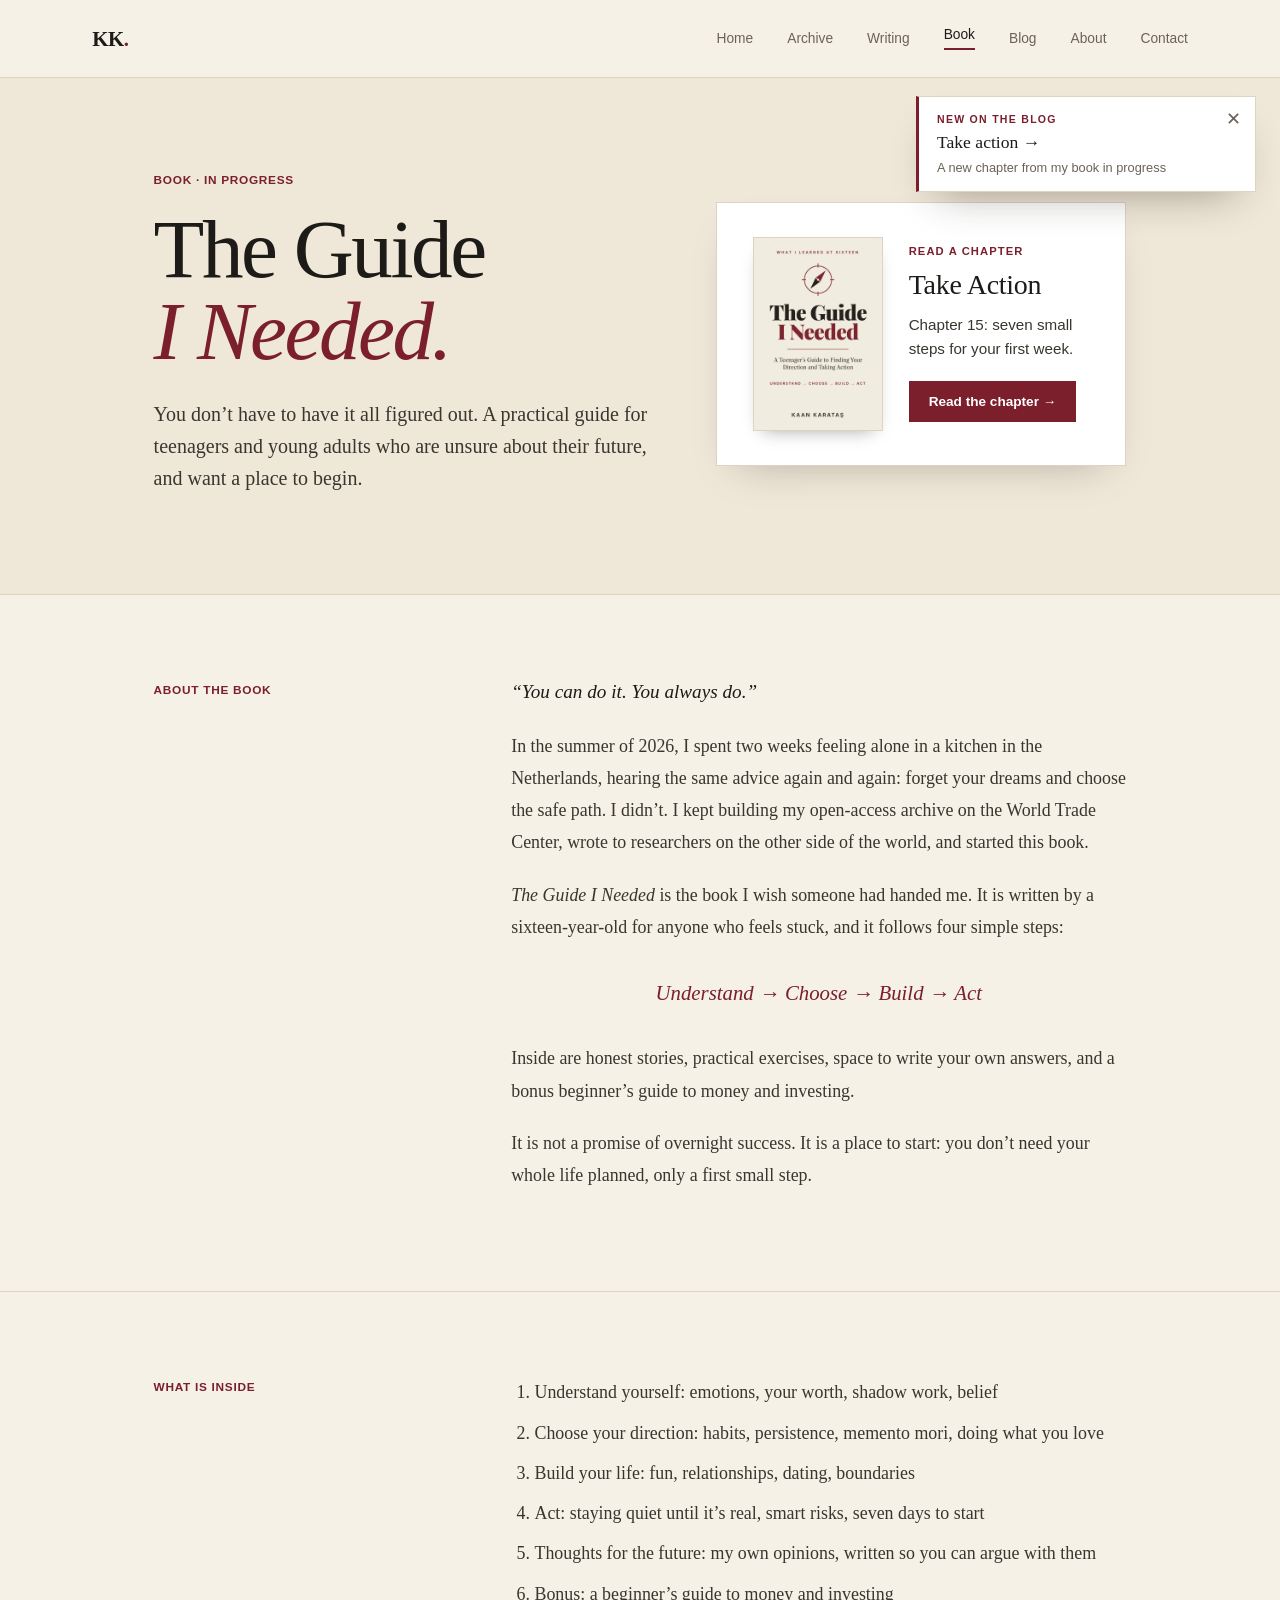
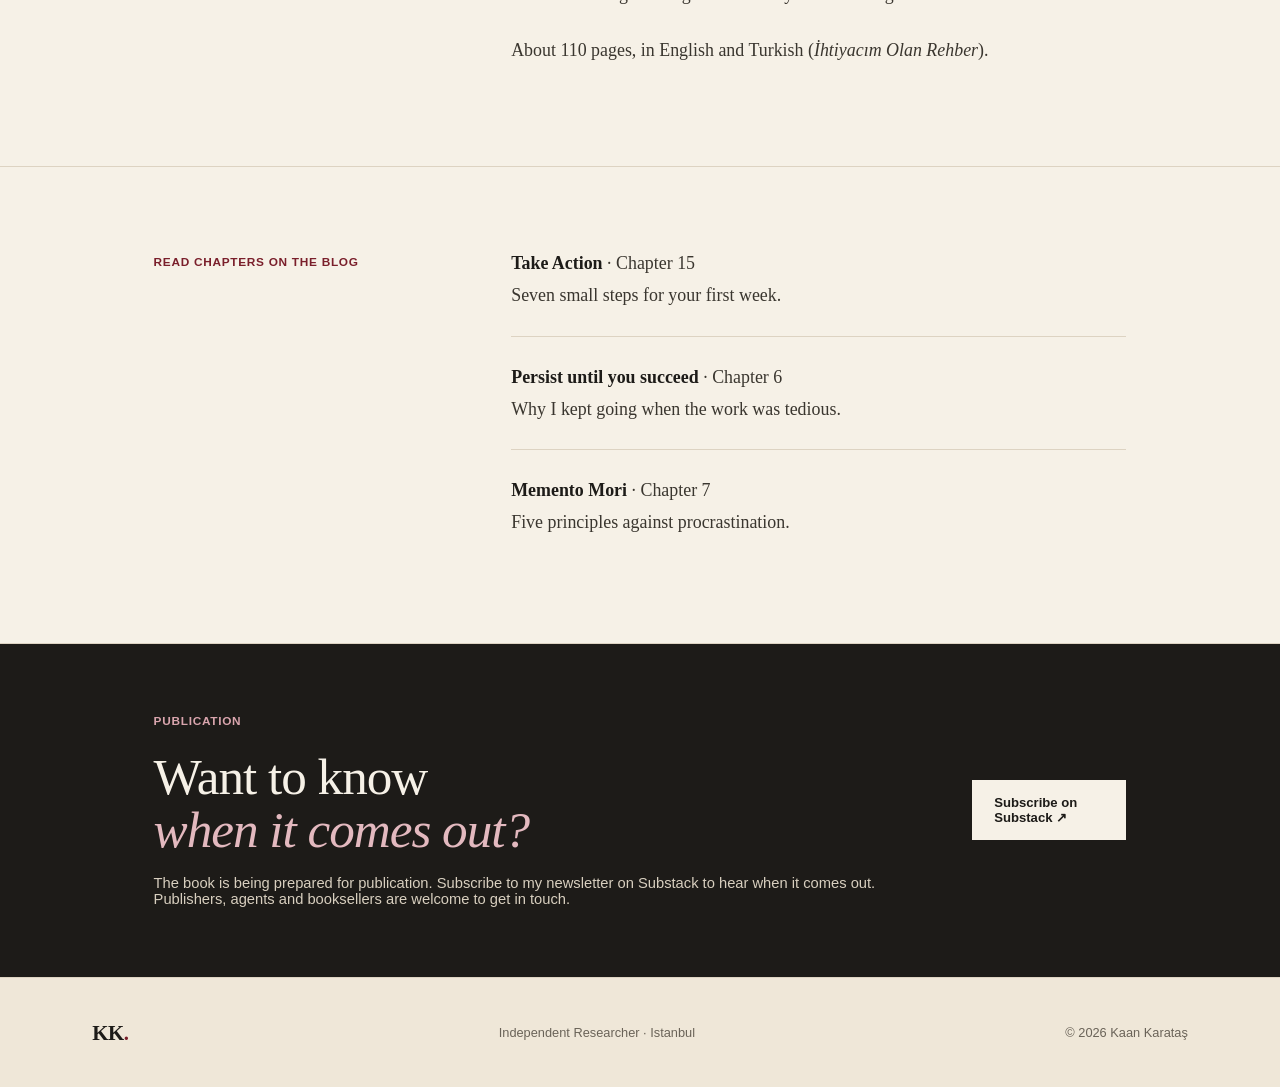
<file: book/index.html>
<!doctype html>
<html lang="en">
<head>
  <meta charset="utf-8"><meta name="viewport" content="width=device-width, initial-scale=1">
  <meta name="description" content="The Guide I Needed: A Teenager’s Guide to Finding Your Direction and Taking Action, a book in progress by Kaan Karataş, a 16-year-old from Istanbul.">
  <meta name="theme-color" content="#081426">
  <link rel="canonical" href="https://kaantv277.github.io/kaan-karatas-website/book/">
  <meta property="og:type" content="website">
  <meta property="og:site_name" content="Kaan Karataş">
  <meta property="og:title" content="The Guide I Needed | Kaan Karataş">
  <meta property="og:description" content="The Guide I Needed: A Teenager’s Guide to Finding Your Direction and Taking Action, a book in progress by Kaan Karataş, a 16-year-old from Istanbul.">
  <meta property="og:url" content="https://kaantv277.github.io/kaan-karatas-website/book/">
  <meta property="og:image" content="https://kaantv277.github.io/kaan-karatas-website/images/kaan-karatas.webp">
  <meta name="twitter:card" content="summary">
  <meta name="author" content="Kaan Karataş">
  <title>The Guide I Needed | Kaan Karataş</title>
  <link rel="stylesheet" href="../css/style.css?v=14"><script src="../js/main.js?v=14" defer></script>
<script data-goatcounter="https://kaankaratas.goatcounter.com/count" async src="https://gc.zgo.at/count.js"></script></head>
<body>
  <header class="site-header"><a class="wordmark" href="../">KK<span>.</span></a><button class="menu-toggle" type="button" aria-expanded="false" aria-controls="site-nav">Menu</button><nav class="site-nav" id="site-nav" aria-label="Main navigation"><a href="../">Home</a><a href="../archive/">Archive</a><a href="../writing/">Writing</a><a class="active" href="../book/">Book</a><a href="../blog/">Blog</a><a href="../about/">About</a><a href="../contact/">Contact</a></nav></header>
  <main class="page-main">
    <section class="page-hero split"><div><p class="eyebrow">BOOK · IN PROGRESS</p><h1>The Guide<br><em>I Needed.</em></h1><p class="page-lead">You don’t have to have it all figured out. A practical guide for teenagers and young adults who are unsure about their future, and want a place to begin.</p></div>
    <a class="hero-card archive-card" href="../blog/take-action/"><img src="../images/book-cover.webp" width="600" height="900" alt="Cover of The Guide I Needed by Kaan Karataş"><div><p class="card-label">Read a chapter</p><h2>Take Action</h2><p>Chapter 15: seven small steps for your first week.</p><span class="card-button">Read the chapter →</span></div></a></section>
    <section class="content-section"><p class="eyebrow">ABOUT THE BOOK</p><div class="prose">
<p class="lead-in"><em>“You can do it. You always do.”</em></p>
<p>In the summer of 2026, I spent two weeks feeling alone in a kitchen in the Netherlands, hearing the same advice again and again: forget your dreams and choose the safe path. I didn’t. I kept building my open-access archive on the World Trade Center, wrote to researchers on the other side of the world, and started this book.</p>
<p><em>The Guide I Needed</em> is the book I wish someone had handed me. It is written by a sixteen-year-old for anyone who feels stuck, and it follows four simple steps:</p>
<p class="refrain">Understand → Choose → Build → Act</p>
<p>Inside are honest stories, practical exercises, space to write your own answers, and a bonus beginner’s guide to money and investing.</p>
<p>It is not a promise of overnight success. It is a place to start: you don’t need your whole life planned, only a first small step.</p></div></section>
    <section class="content-section"><p class="eyebrow">WHAT IS INSIDE</p><div class="prose"><ol class="contents-list">
<li>Understand yourself: emotions, your worth, shadow work, belief</li><li>Choose your direction: habits, persistence, memento mori, doing what you love</li><li>Build your life: fun, relationships, dating, boundaries</li><li>Act: staying quiet until it’s real, smart risks, seven days to start</li><li>Thoughts for the future: my own opinions, written so you can argue with them</li><li>Bonus: a beginner’s guide to money and investing</li></ol>
<p>About 110 pages, in English and Turkish (<em>İhtiyacım Olan Rehber</em>).</p></div></section>
    <section class="content-section"><p class="eyebrow">READ CHAPTERS ON THE BLOG</p><div class="prose"><ul class="paper-list">
<li><strong><a href="../blog/take-action/">Take Action</a></strong> · Chapter 15<br>Seven small steps for your first week.</li>
<li><strong><a href="../blog/persistence/">Persist until you succeed</a></strong> · Chapter 6<br>Why I kept going when the work was tedious.</li>
<li><strong><a href="../blog/memento-mori/">Memento Mori</a></strong> · Chapter 7<br>Five principles against procrastination.</li>
</ul></div></section>
    <section class="doi-panel"><div><p class="eyebrow">PUBLICATION</p><h2>Want to know<br><em>when it comes out?</em></h2><p>The book is being prepared for publication. Subscribe to my newsletter on Substack to hear when it comes out. Publishers, agents and booksellers are welcome to <a href="../contact/" style="color:inherit">get in touch</a>.</p></div><a class="button button-light" href="https://kaankaratasresearch.substack.com/" target="_blank" rel="noopener noreferrer">Subscribe on Substack ↗</a></section>
</main>
  <footer class="site-footer"><a class="wordmark" href="../">KK<span>.</span></a><p>Independent Researcher · Istanbul</p><p>© <span class="year">2026</span> Kaan Karataş</p></footer>
</body></html>
</file>
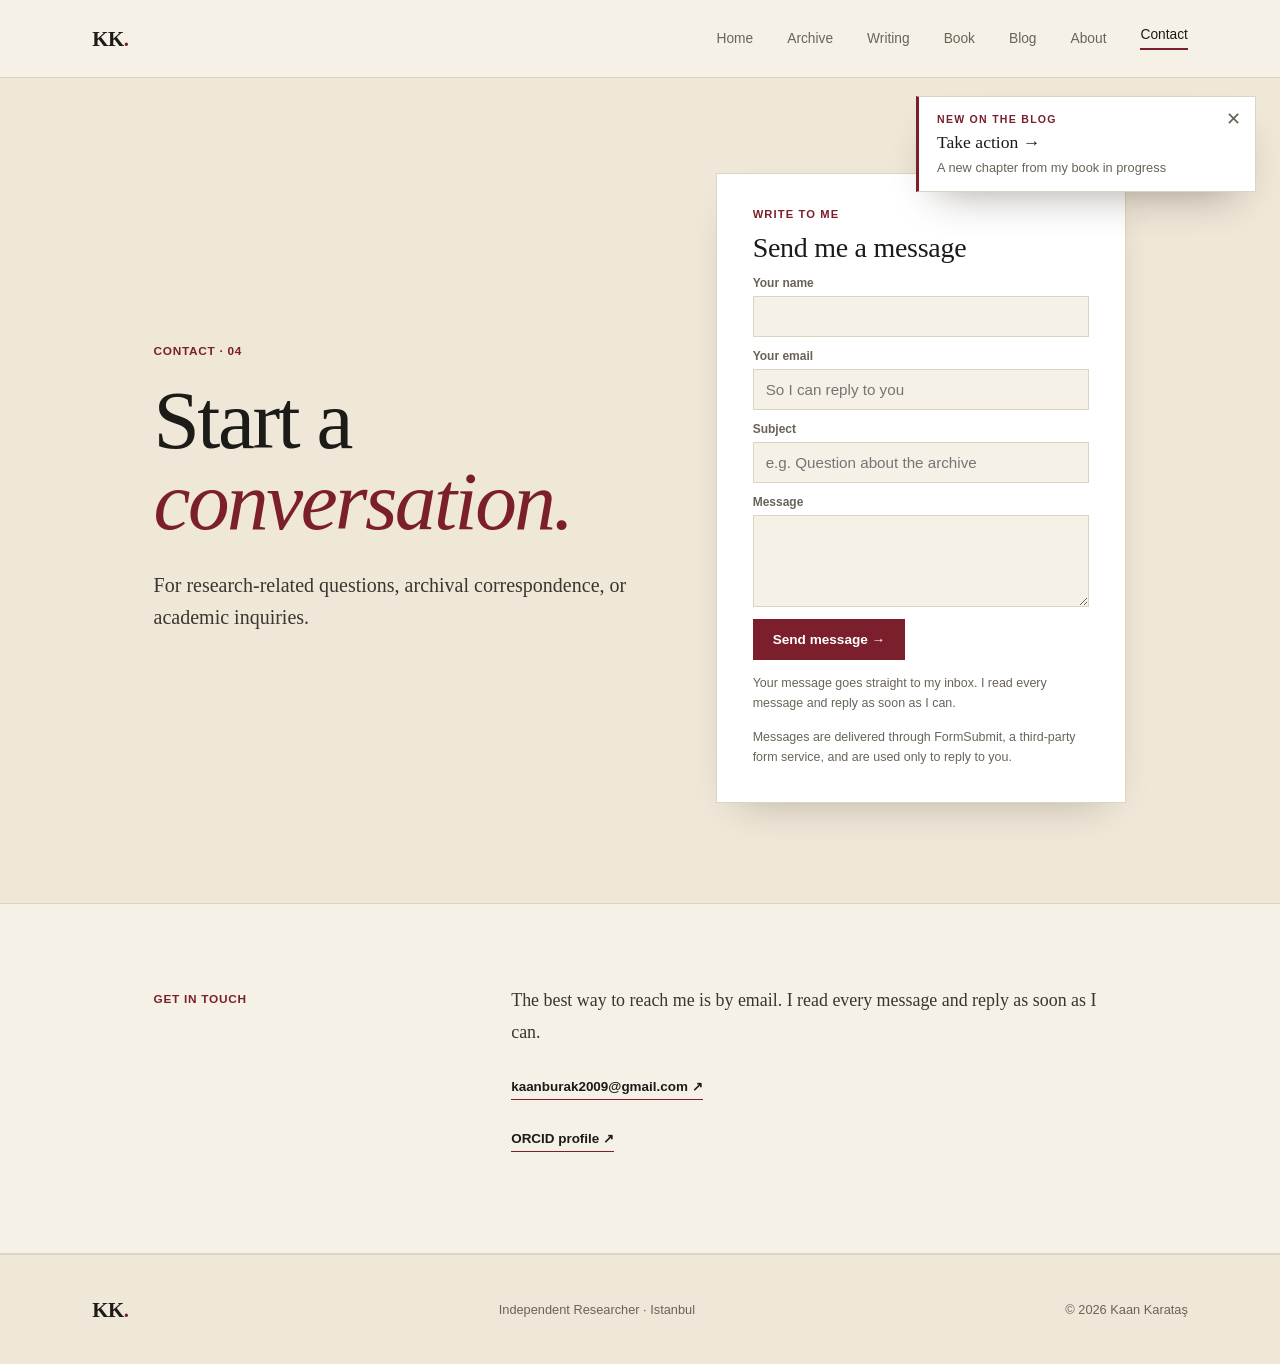
<file: contact/index.html>
<!doctype html>
<html lang="en">
<head><meta charset="utf-8"><meta name="viewport" content="width=device-width, initial-scale=1"><meta name="description" content="Contact Kaan Karataş."><meta name="theme-color" content="#081426"><link rel="canonical" href="https://kaantv277.github.io/kaan-karatas-website/contact/">
  <meta property="og:type" content="website">
  <meta property="og:site_name" content="Kaan Karataş">
  <meta property="og:title" content="Contact | Kaan Karataş">
  <meta property="og:description" content="Contact Kaan Karataş.">
  <meta property="og:url" content="https://kaantv277.github.io/kaan-karatas-website/contact/">
  <meta property="og:image" content="https://kaantv277.github.io/kaan-karatas-website/images/kaan-karatas.webp">
  <meta name="twitter:card" content="summary">
  <meta name="author" content="Kaan Karataş"><title>Contact | Kaan Karataş</title><link rel="stylesheet" href="../css/style.css?v=14"><script src="../js/main.js?v=14" defer></script><script data-goatcounter="https://kaankaratas.goatcounter.com/count" async src="https://gc.zgo.at/count.js"></script></head>
<body>
<header class="site-header"><a class="wordmark" href="../">KK<span>.</span></a><button class="menu-toggle" type="button" aria-expanded="false" aria-controls="site-nav">Menu</button><nav class="site-nav" id="site-nav" aria-label="Main navigation"><a href="../">Home</a><a href="../archive/">Archive</a><a href="../writing/">Writing</a><a href="../book/">Book</a><a href="../blog/">Blog</a><a href="../about/">About</a><a class="active" href="./">Contact</a></nav></header>
<main class="page-main"><section class="page-hero split"><div><p class="eyebrow">CONTACT · 04</p><h1>Start a<br><em>conversation.</em></h1><p class="page-lead">For research-related questions, archival correspondence, or academic inquiries.</p></div>
<form class="hero-card contact-card" id="contact-form"><div><p class="card-label">Write to me</p><h2>Send me a message</h2>
<label>Your name<input name="name" type="text" required autocomplete="name"></label>
<label>Your email<input name="email" type="email" required autocomplete="email" placeholder="So I can reply to you"></label>
<label>Subject<input name="subject" type="text" required placeholder="e.g. Question about the archive"></label>
<label>Message<textarea name="message" rows="4" required></textarea></label>
<input class="hp" type="text" name="_honey" tabindex="-1" autocomplete="off" aria-hidden="true">
<button class="card-button" type="submit">Send message →</button>
<p class="form-note" id="form-status" role="status" aria-live="polite">Your message goes straight to my inbox. I read every message and reply as soon as I can.</p><p class="form-note">Messages are delivered through FormSubmit, a third-party form service, and are used only to reply to you.</p></div></form></section>
<section class="content-section"><p class="eyebrow">GET IN TOUCH</p><div class="prose">
<p>The best way to reach me is by email. I read every message and reply as soon as I can.</p>
<p><a class="arrow-link" href="mailto:kaanburak2009@gmail.com">kaanburak2009@gmail.com ↗</a></p>
<p><a class="arrow-link" href="https://orcid.org/0009-0000-0750-2669" target="_blank" rel="noopener noreferrer">ORCID profile ↗</a></p>
</div></section></main>
<footer class="site-footer"><a class="wordmark" href="../">KK<span>.</span></a><p>Independent Researcher · Istanbul</p><p>© <span class="year">2026</span> Kaan Karataş</p></footer></body></html>
</file>
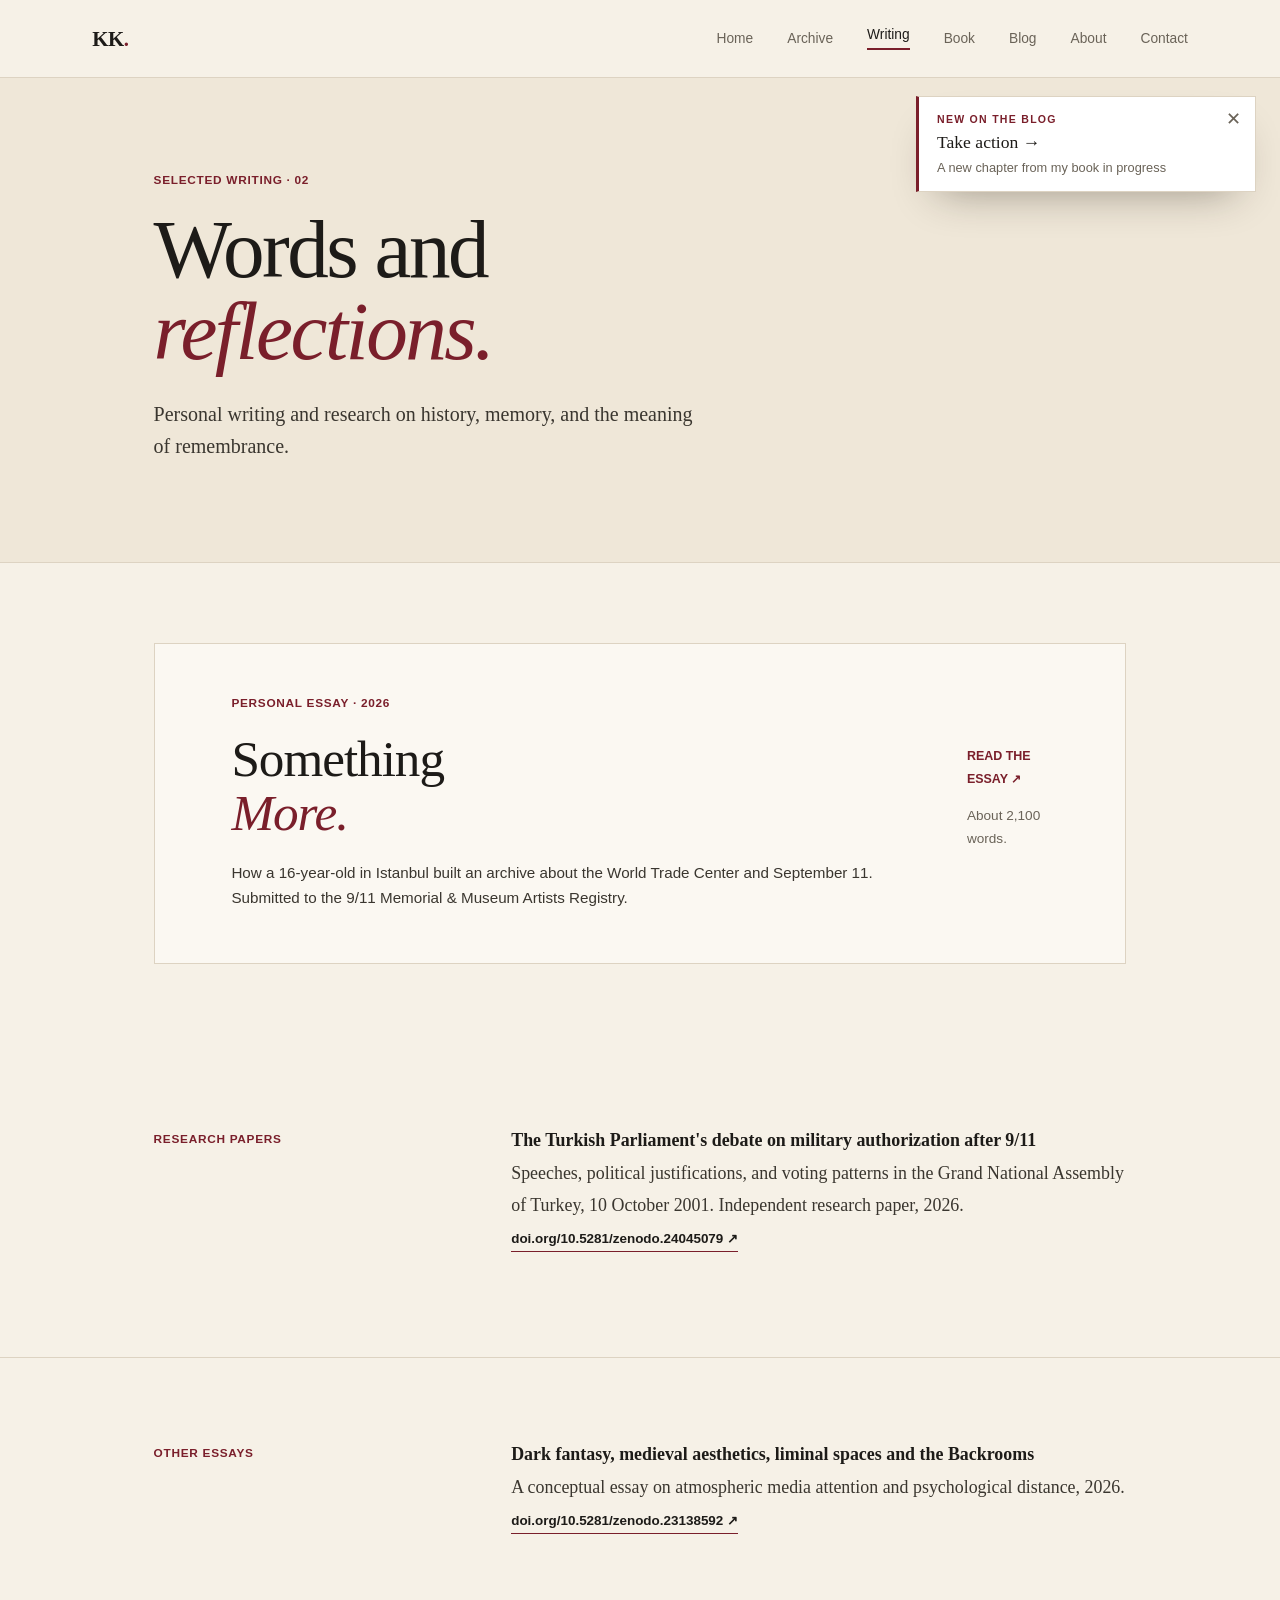
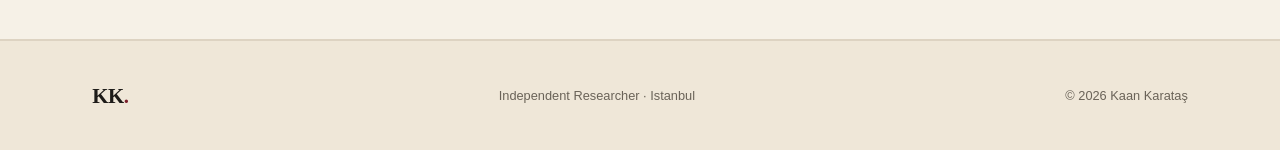
<file: writing/index.html>
<!doctype html>
<html lang="en">
<head><meta charset="utf-8"><meta name="viewport" content="width=device-width, initial-scale=1"><meta name="description" content="Research papers and essays by Kaan Karataş, including a study of the Turkish Parliament's 2001 debate on military authorization after 9/11."><meta name="theme-color" content="#081426"><link rel="canonical" href="https://kaantv277.github.io/kaan-karatas-website/writing/">
  <meta property="og:type" content="website">
  <meta property="og:site_name" content="Kaan Karataş">
  <meta property="og:title" content="Writing | Kaan Karataş">
  <meta property="og:description" content="Research papers and essays by Kaan Karataş, including a study of the Turkish Parliament's 2001 debate on military authorization after 9/11.">
  <meta property="og:url" content="https://kaantv277.github.io/kaan-karatas-website/writing/">
  <meta property="og:image" content="https://kaantv277.github.io/kaan-karatas-website/images/kaan-karatas.webp">
  <meta name="twitter:card" content="summary">
  <meta name="author" content="Kaan Karataş"><title>Research Papers and Essays | Kaan Karataş</title><link rel="stylesheet" href="../css/style.css?v=14"><script src="../js/main.js?v=14" defer></script><script data-goatcounter="https://kaankaratas.goatcounter.com/count" async src="https://gc.zgo.at/count.js"></script></head>
<body>
<header class="site-header"><a class="wordmark" href="../">KK<span>.</span></a><button class="menu-toggle" type="button" aria-expanded="false" aria-controls="site-nav">Menu</button><nav class="site-nav" id="site-nav" aria-label="Main navigation"><a href="../">Home</a><a href="../archive/">Archive</a><a class="active" href="./">Writing</a><a href="../book/">Book</a><a href="../blog/">Blog</a><a href="../about/">About</a><a href="../contact/">Contact</a></nav></header>
<main class="page-main"><section class="page-hero"><p class="eyebrow">SELECTED WRITING · 02</p><h1>Words and<br><em>reflections.</em></h1><p class="page-lead">Personal writing and research on history, memory, and the meaning of remembrance.</p></section>
<a class="writing-card" href="something-more/"><div><p class="eyebrow">PERSONAL ESSAY · 2026</p><h2>Something<br><em>More.</em></h2><p>How a 16-year-old in Istanbul built an archive about the World Trade Center and September 11. Submitted to the 9/11 Memorial &amp; Museum Artists Registry.</p></div><div class="writing-meta"><span class="pending-label">READ THE ESSAY ↗</span><p>About 2,100 words.</p></div></a>
<section class="content-section"><p class="eyebrow">RESEARCH PAPERS</p><div class="prose"><ul class="paper-list">
<li><strong>The Turkish Parliament's debate on military authorization after 9/11</strong><br>Speeches, political justifications, and voting patterns in the Grand National Assembly of Turkey, 10 October 2001. Independent research paper, 2026.<br><a class="arrow-link" href="https://doi.org/10.5281/zenodo.24045079" target="_blank" rel="noopener noreferrer">doi.org/10.5281/zenodo.24045079 ↗</a></li>

</ul></div></section>
<section class="content-section"><p class="eyebrow">OTHER ESSAYS</p><div class="prose"><ul class="paper-list">
<li><strong>Dark fantasy, medieval aesthetics, liminal spaces and the Backrooms</strong><br>A conceptual essay on atmospheric media attention and psychological distance, 2026.<br><a class="arrow-link" href="https://doi.org/10.5281/zenodo.23138592" target="_blank" rel="noopener noreferrer">doi.org/10.5281/zenodo.23138592 ↗</a></li>
</ul></div></section></main>
<footer class="site-footer"><a class="wordmark" href="../">KK<span>.</span></a><p>Independent Researcher · Istanbul</p><p>© <span class="year">2026</span> Kaan Karataş</p></footer></body></html>
</file>
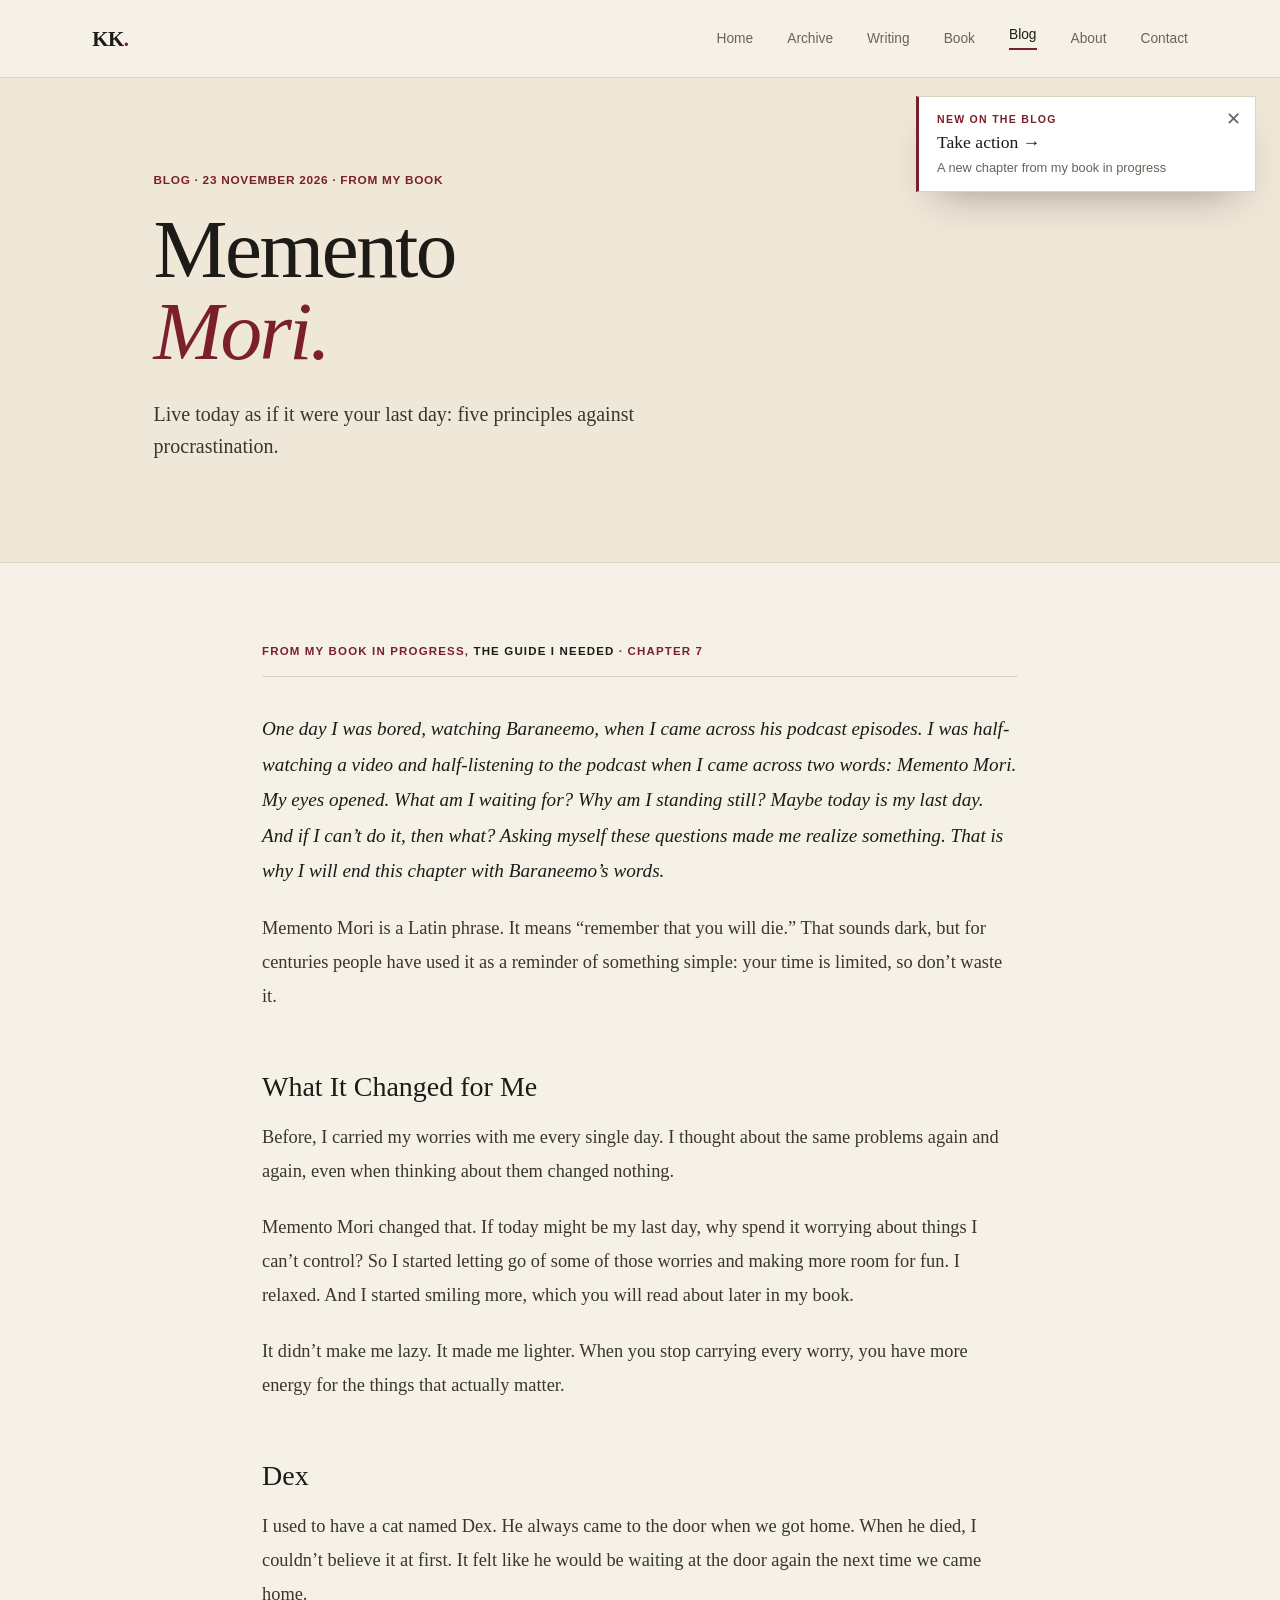
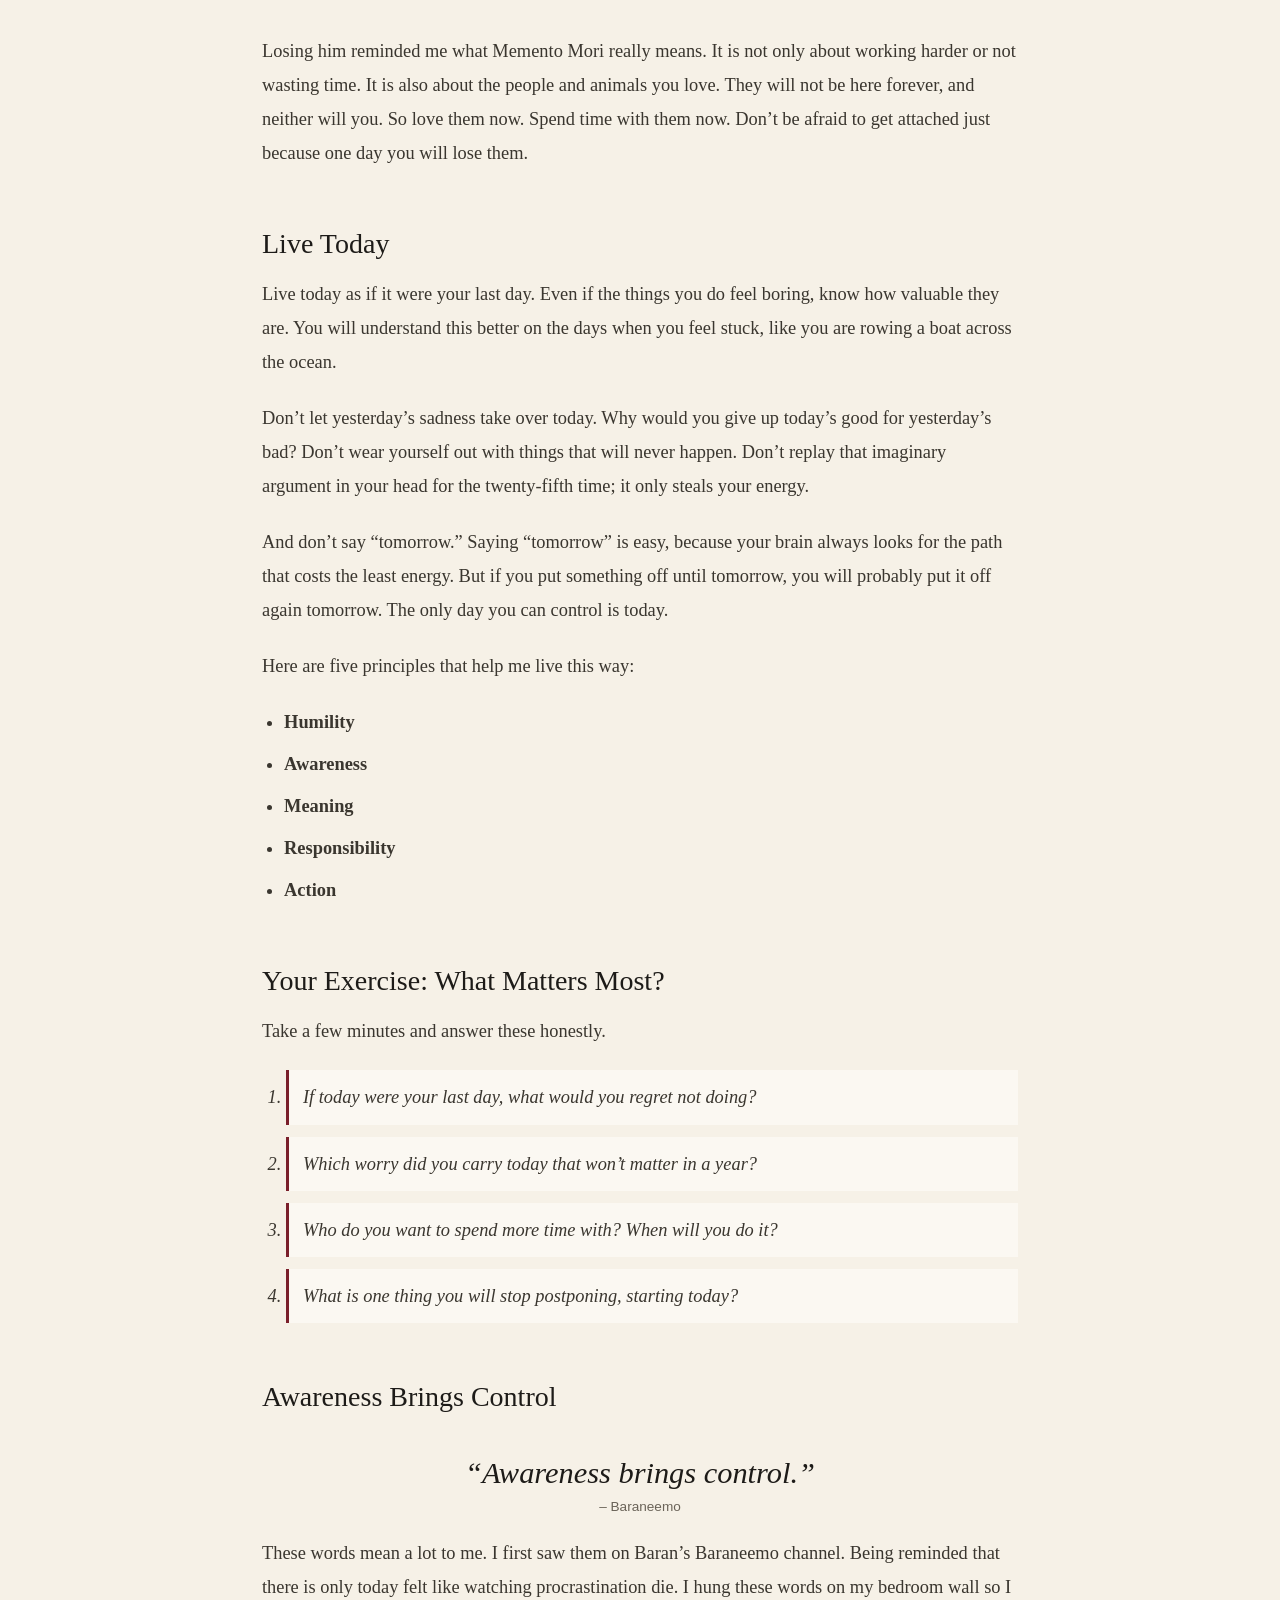
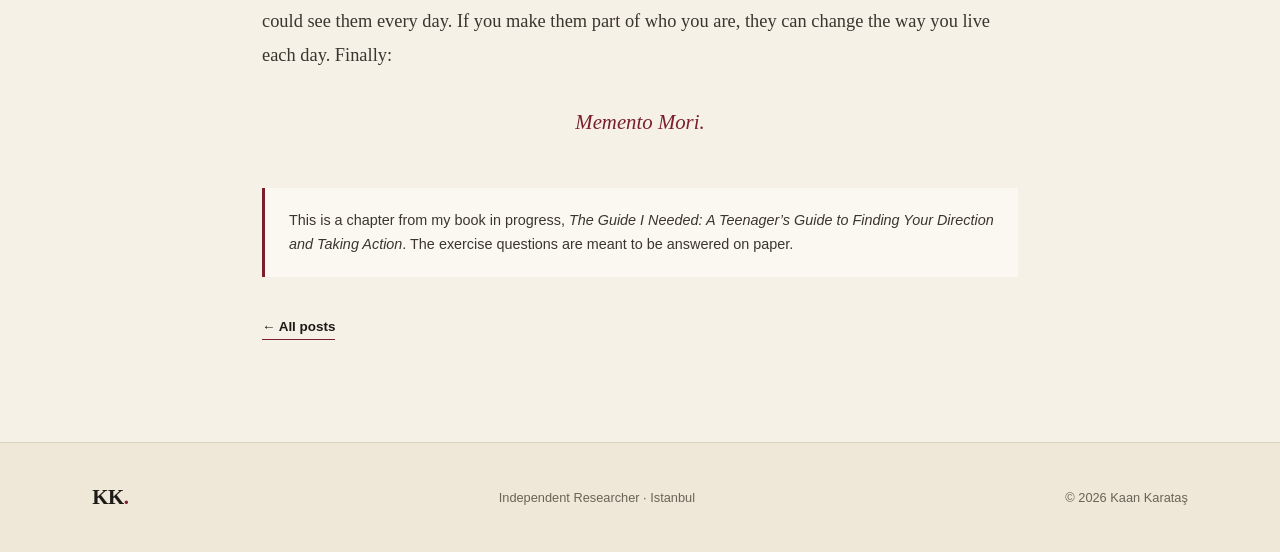
<file: blog/memento-mori/index.html>
<!doctype html>
<html lang="en">
<head><meta charset="utf-8"><meta name="viewport" content="width=device-width, initial-scale=1"><meta name="description" content="Live today as if it were your last day: five principles against procrastination."><meta name="theme-color" content="#f6f1e7"><link rel="canonical" href="https://kaantv277.github.io/kaan-karatas-website/blog/memento-mori/">
  <meta property="og:type" content="article">
  <meta property="og:site_name" content="Kaan Karataş">
  <meta property="og:title" content="Memento Mori | Kaan Karataş">
  <meta property="og:description" content="Live today as if it were your last day: five principles against procrastination.">
  <meta property="og:url" content="https://kaantv277.github.io/kaan-karatas-website/blog/memento-mori/">
  <meta property="og:image" content="https://kaantv277.github.io/kaan-karatas-website/images/kaan-karatas.webp">
  <meta name="twitter:card" content="summary">
  <meta name="author" content="Kaan Karataş"><title>Memento Mori | Kaan Karataş</title><link rel="stylesheet" href="../../css/style.css?v=14"><script src="../../js/main.js?v=14" defer></script><script data-goatcounter="https://kaankaratas.goatcounter.com/count" async src="https://gc.zgo.at/count.js"></script></head>
<body>
<header class="site-header"><a class="wordmark" href="../../">KK<span>.</span></a><button class="menu-toggle" type="button" aria-expanded="false" aria-controls="site-nav">Menu</button><nav class="site-nav" id="site-nav" aria-label="Main navigation"><a href="../../">Home</a><a href="../../archive/">Archive</a><a href="../../writing/">Writing</a><a href="../../book/">Book</a><a class="active" href="../../blog/">Blog</a><a href="../../about/">About</a><a href="../../contact/">Contact</a></nav></header>
<main class="page-main"><section class="page-hero"><p class="eyebrow">BLOG · 23 NOVEMBER 2026 · FROM MY BOOK</p><h1>Memento<br><em>Mori.</em></h1><p class="page-lead">Live today as if it were your last day: five principles against procrastination.</p></section>
<article class="essay"><p class="book-note">From my book in progress, <em>The Guide I Needed</em> · Chapter 7</p>
<p class="lead-in"><em>One day I was bored, watching Baraneemo, when I came across his podcast episodes. I was half-watching a video and half-listening to the podcast when I came across two words: Memento Mori. My eyes opened. What am I waiting for? Why am I standing still? Maybe today is my last day. And if I can’t do it, then what? Asking myself these questions made me realize something. That is why I will end this chapter with Baraneemo’s words.</em></p>
<p>Memento Mori is a Latin phrase. It means “remember that you will die.” That sounds dark, but for centuries people have used it as a reminder of something simple: your time is limited, so don’t waste it.</p>
<h2>What It Changed for Me</h2>
<p>Before, I carried my worries with me every single day. I thought about the same problems again and again, even when thinking about them changed nothing.</p>
<p>Memento Mori changed that. If today might be my last day, why spend it worrying about things I can’t control? So I started letting go of some of those worries and making more room for fun. I relaxed. And I started smiling more, which you will read about later in my book.</p>
<p>It didn’t make me lazy. It made me lighter. When you stop carrying every worry, you have more energy for the things that actually matter.</p>
<h2>Dex</h2>
<p>I used to have a cat named Dex. He always came to the door when we got home. When he died, I couldn’t believe it at first. It felt like he would be waiting at the door again the next time we came home.</p>
<p>Losing him reminded me what Memento Mori really means. It is not only about working harder or not wasting time. It is also about the people and animals you love. They will not be here forever, and neither will you. So love them now. Spend time with them now. Don’t be afraid to get attached just because one day you will lose them.</p>
<h2>Live Today</h2>
<p>Live today as if it were your last day. Even if the things you do feel boring, know how valuable they are. You will understand this better on the days when you feel stuck, like you are rowing a boat across the ocean.</p>
<p>Don’t let yesterday’s sadness take over today. Why would you give up today’s good for yesterday’s bad? Don’t wear yourself out with things that will never happen. Don’t replay that imaginary argument in your head for the twenty-fifth time; it only steals your energy.</p>
<p>And don’t say “tomorrow.” Saying “tomorrow” is easy, because your brain always looks for the path that costs the least energy. But if you put something off until tomorrow, you will probably put it off again tomorrow. The only day you can control is today.</p>
<p>Here are five principles that help me live this way:</p>
<ul class="principles-list"><li><strong>Humility</strong></li><li><strong>Awareness</strong></li><li><strong>Meaning</strong></li><li><strong>Responsibility</strong></li><li><strong>Action</strong></li></ul>
<h2>Your Exercise: What Matters Most?</h2>
<p>Take a few minutes and answer these honestly.</p>
<ol class="exercise"><li>If today were your last day, what would you regret not doing?</li><li>Which worry did you carry today that won’t matter in a year?</li><li>Who do you want to spend more time with? When will you do it?</li><li>What is one thing you will stop postponing, starting today?</li></ol>
<h2>Awareness Brings Control</h2>
<blockquote class="pull">“Awareness brings control.”</blockquote>
<p class="pull-cite">– Baraneemo</p>
<p>These words mean a lot to me. I first saw them on Baran’s Baraneemo channel. Being reminded that there is only today felt like watching procrastination die. I hung these words on my bedroom wall so I could see them every day. If you make them part of who you are, they can change the way you live each day. Finally:</p>
<p class="refrain">Memento Mori.</p>
<p class="essay-note">This is a chapter from my book in progress, <em>The Guide I Needed: A Teenager’s Guide to Finding Your Direction and Taking Action</em>. The exercise questions are meant to be answered on paper.</p>
<a class="arrow-link" href="../">← All posts</a></article></main>
<footer class="site-footer"><a class="wordmark" href="../../">KK<span>.</span></a><p>Independent Researcher · Istanbul</p><p>© <span class="year">2026</span> Kaan Karataş</p></footer></body></html>
</file>
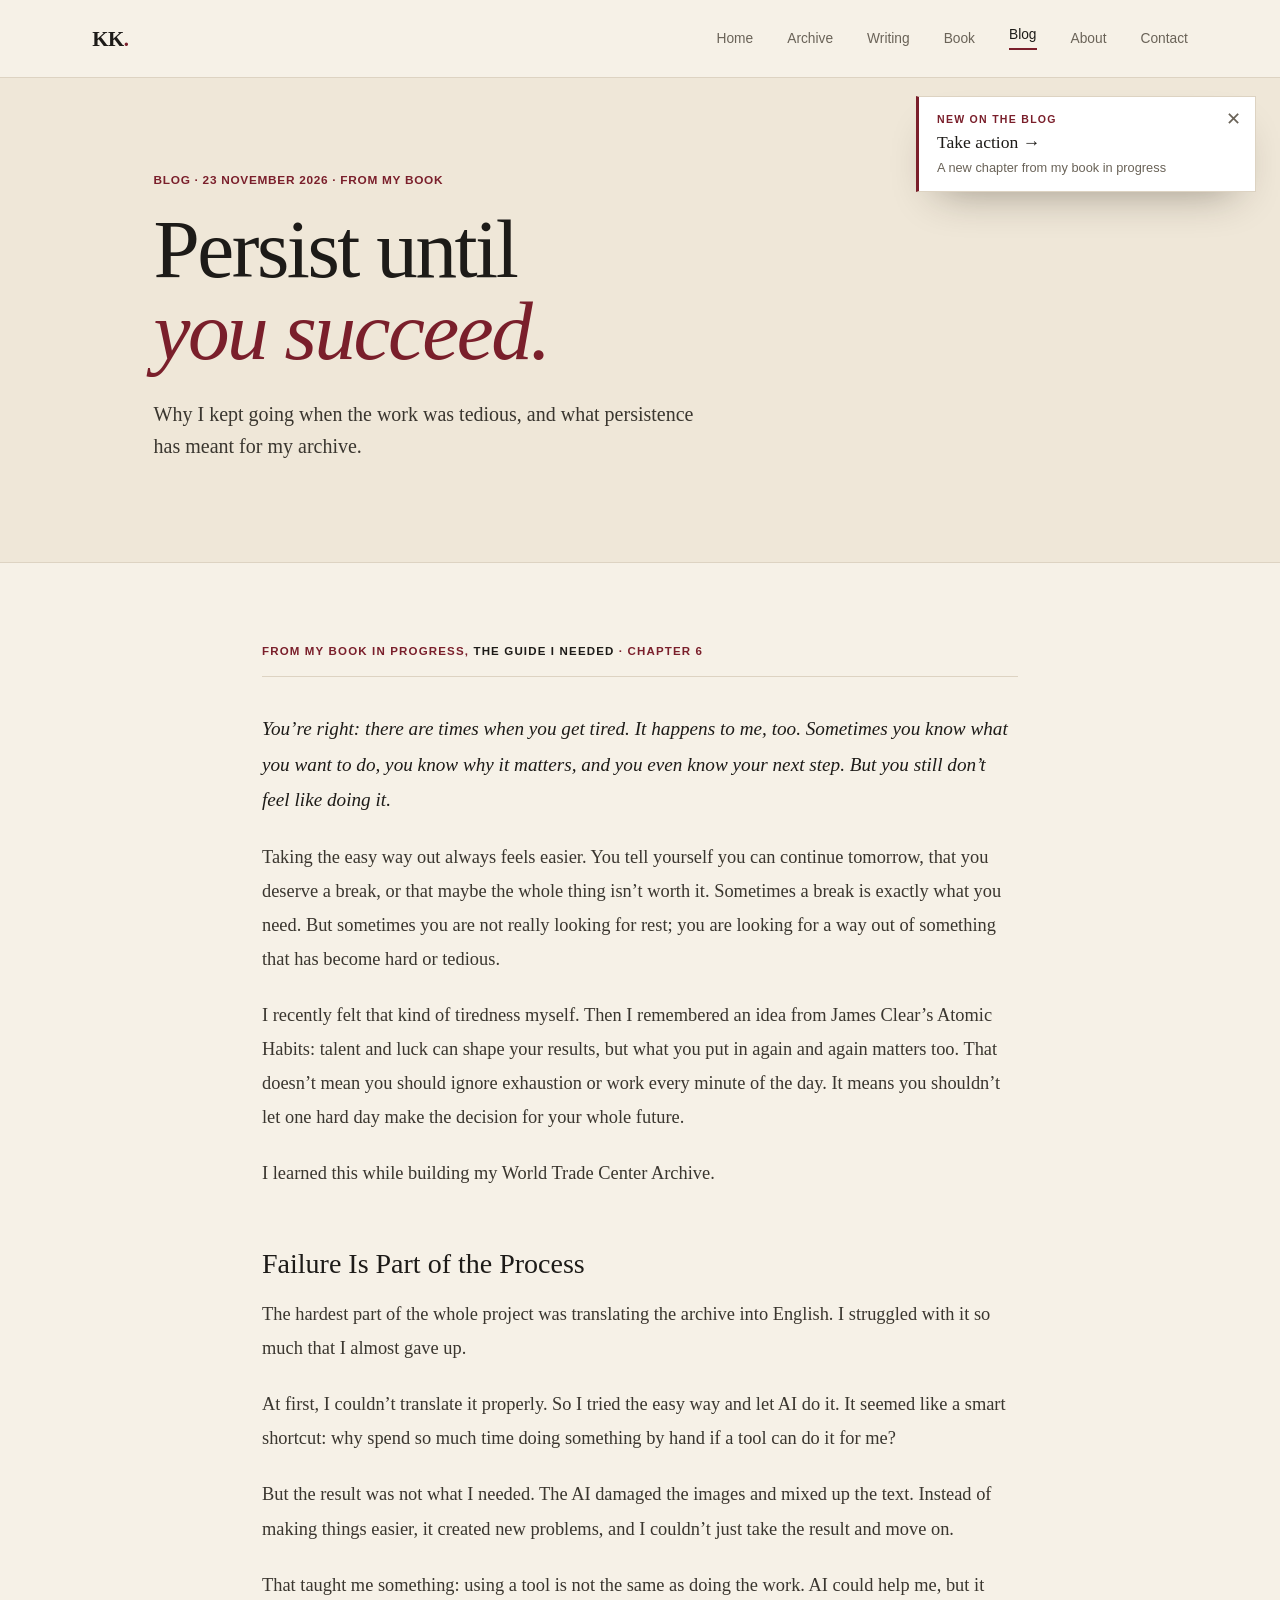
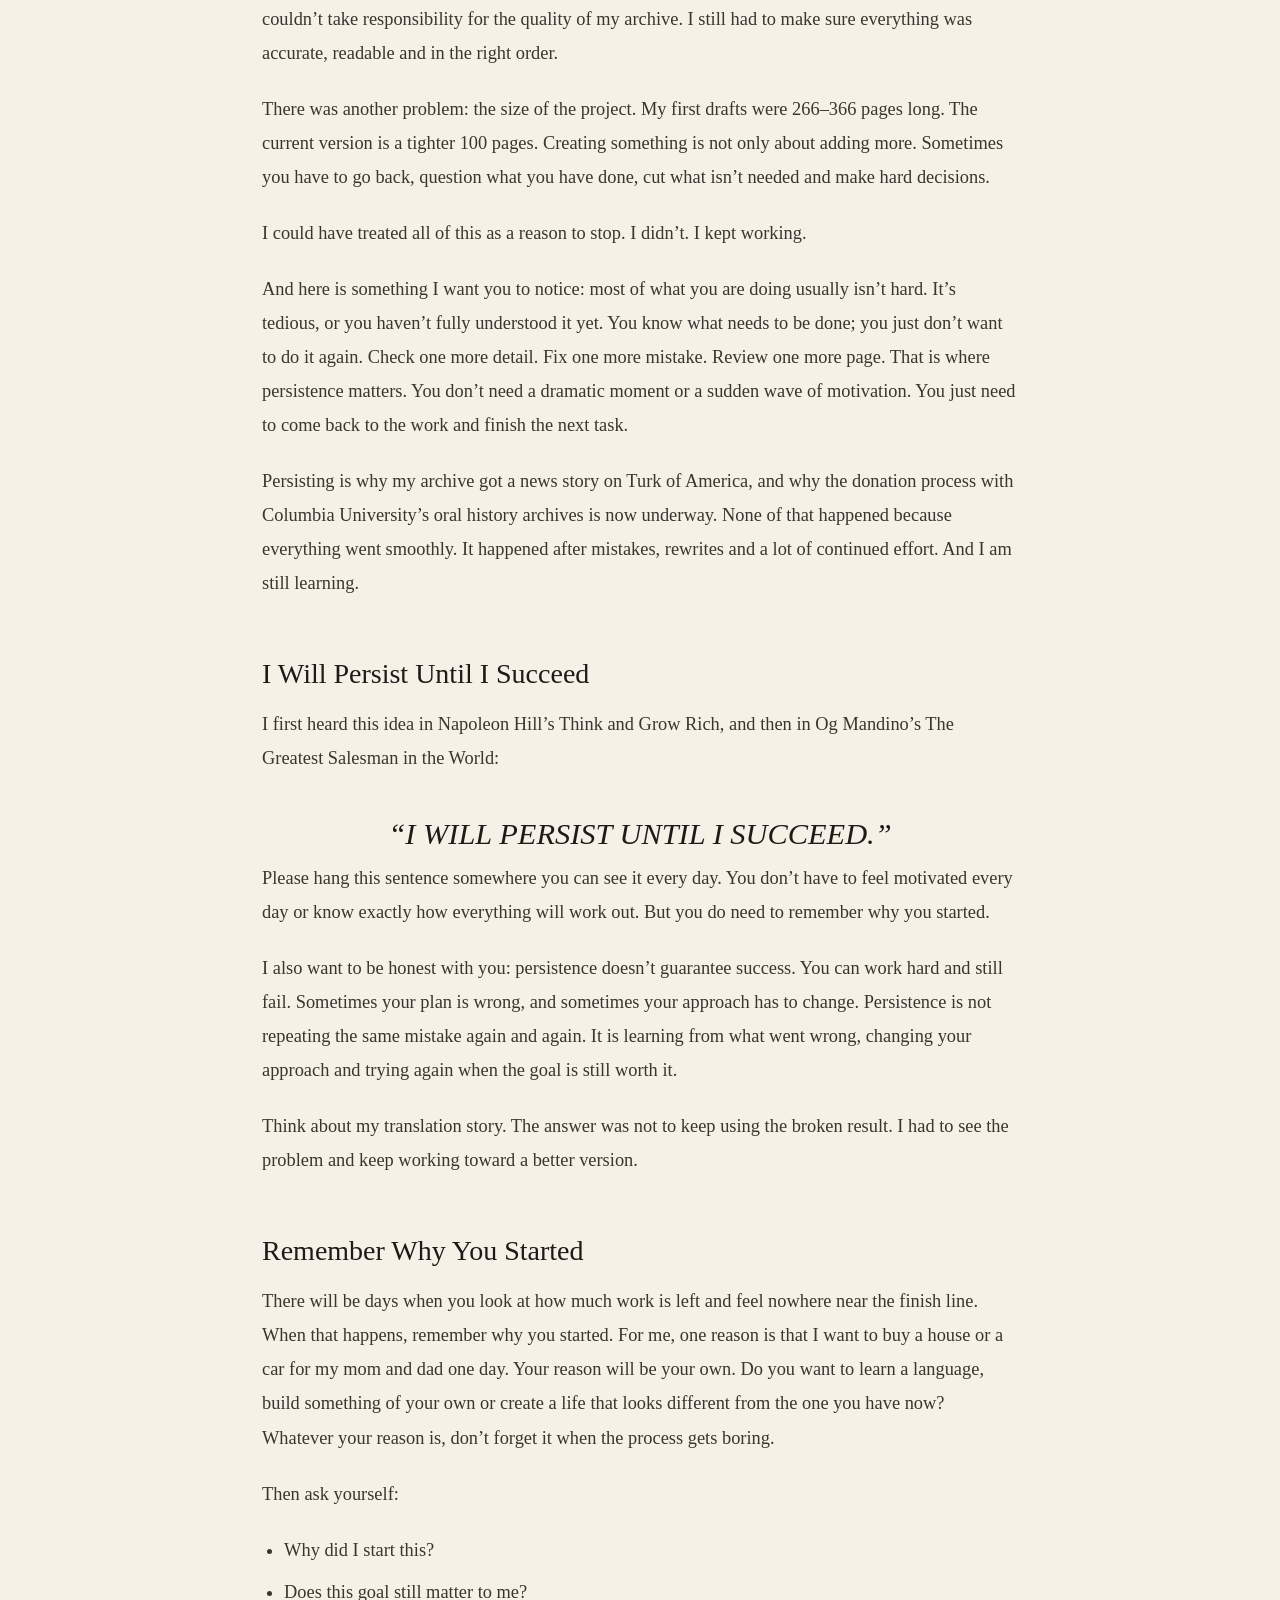
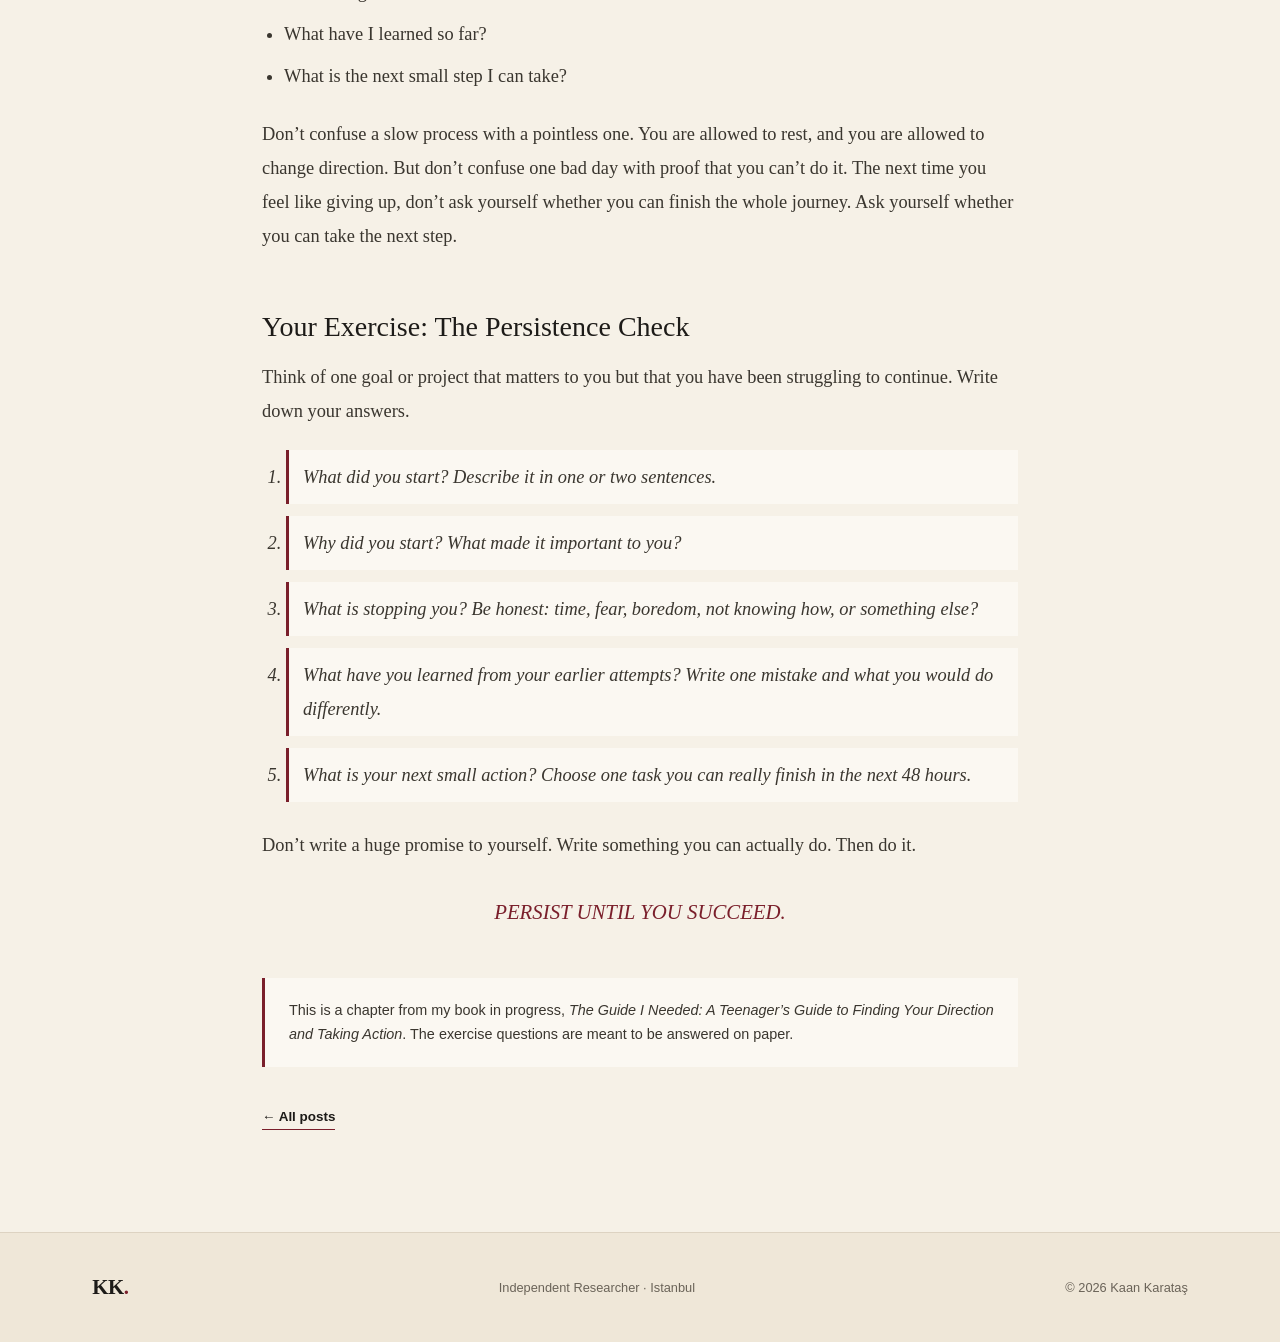
<file: blog/persistence/index.html>
<!doctype html>
<html lang="en">
<head><meta charset="utf-8"><meta name="viewport" content="width=device-width, initial-scale=1"><meta name="description" content="Why I kept going when the work was tedious, and what persistence has meant for my archive."><meta name="theme-color" content="#f6f1e7"><link rel="canonical" href="https://kaantv277.github.io/kaan-karatas-website/blog/persistence/">
  <meta property="og:type" content="article">
  <meta property="og:site_name" content="Kaan Karataş">
  <meta property="og:title" content="Persistence | Kaan Karataş">
  <meta property="og:description" content="Why I kept going when the work was tedious, and what persistence has meant for my archive.">
  <meta property="og:url" content="https://kaantv277.github.io/kaan-karatas-website/blog/persistence/">
  <meta property="og:image" content="https://kaantv277.github.io/kaan-karatas-website/images/kaan-karatas.webp">
  <meta name="twitter:card" content="summary">
  <meta name="author" content="Kaan Karataş"><title>Persistence | Kaan Karataş</title><link rel="stylesheet" href="../../css/style.css?v=14"><script src="../../js/main.js?v=14" defer></script><script data-goatcounter="https://kaankaratas.goatcounter.com/count" async src="https://gc.zgo.at/count.js"></script></head>
<body>
<header class="site-header"><a class="wordmark" href="../../">KK<span>.</span></a><button class="menu-toggle" type="button" aria-expanded="false" aria-controls="site-nav">Menu</button><nav class="site-nav" id="site-nav" aria-label="Main navigation"><a href="../../">Home</a><a href="../../archive/">Archive</a><a href="../../writing/">Writing</a><a href="../../book/">Book</a><a class="active" href="../../blog/">Blog</a><a href="../../about/">About</a><a href="../../contact/">Contact</a></nav></header>
<main class="page-main"><section class="page-hero"><p class="eyebrow">BLOG · 23 NOVEMBER 2026 · FROM MY BOOK</p><h1>Persist until<br><em>you succeed.</em></h1><p class="page-lead">Why I kept going when the work was tedious, and what persistence has meant for my archive.</p></section>
<article class="essay"><p class="book-note">From my book in progress, <em>The Guide I Needed</em> · Chapter 6</p>
<p class="lead-in"><em>You’re right: there are times when you get tired. It happens to me, too. Sometimes you know what you want to do, you know why it matters, and you even know your next step. But you still don’t feel like doing it.</em></p>
<p>Taking the easy way out always feels easier. You tell yourself you can continue tomorrow, that you deserve a break, or that maybe the whole thing isn’t worth it. Sometimes a break is exactly what you need. But sometimes you are not really looking for rest; you are looking for a way out of something that has become hard or tedious.</p>
<p>I recently felt that kind of tiredness myself. Then I remembered an idea from James Clear’s Atomic Habits: talent and luck can shape your results, but what you put in again and again matters too. That doesn’t mean you should ignore exhaustion or work every minute of the day. It means you shouldn’t let one hard day make the decision for your whole future.</p>
<p>I learned this while building my World Trade Center Archive.</p>
<h2>Failure Is Part of the Process</h2>
<p>The hardest part of the whole project was translating the archive into English. I struggled with it so much that I almost gave up.</p>
<p>At first, I couldn’t translate it properly. So I tried the easy way and let AI do it. It seemed like a smart shortcut: why spend so much time doing something by hand if a tool can do it for me?</p>
<p>But the result was not what I needed. The AI damaged the images and mixed up the text. Instead of making things easier, it created new problems, and I couldn’t just take the result and move on.</p>
<p>That taught me something: using a tool is not the same as doing the work. AI could help me, but it couldn’t take responsibility for the quality of my archive. I still had to make sure everything was accurate, readable and in the right order.</p>
<p>There was another problem: the size of the project. My first drafts were 266–366 pages long. The current version is a tighter 100 pages. Creating something is not only about adding more. Sometimes you have to go back, question what you have done, cut what isn’t needed and make hard decisions.</p>
<p>I could have treated all of this as a reason to stop. I didn’t. I kept working.</p>
<p>And here is something I want you to notice: most of what you are doing usually isn’t hard. It’s tedious, or you haven’t fully understood it yet. You know what needs to be done; you just don’t want to do it again. Check one more detail. Fix one more mistake. Review one more page. That is where persistence matters. You don’t need a dramatic moment or a sudden wave of motivation. You just need to come back to the work and finish the next task.</p>
<p>Persisting is why my archive got a news story on Turk of America, and why the donation process with Columbia University’s oral history archives is now underway. None of that happened because everything went smoothly. It happened after mistakes, rewrites and a lot of continued effort. And I am still learning.</p>
<h2>I Will Persist Until I Succeed</h2>
<p>I first heard this idea in Napoleon Hill’s Think and Grow Rich, and then in Og Mandino’s The Greatest Salesman in the World:</p>
<blockquote class="pull">“I WILL PERSIST UNTIL I SUCCEED.”</blockquote>
<p>Please hang this sentence somewhere you can see it every day. You don’t have to feel motivated every day or know exactly how everything will work out. But you do need to remember why you started.</p>
<p>I also want to be honest with you: persistence doesn’t guarantee success. You can work hard and still fail. Sometimes your plan is wrong, and sometimes your approach has to change. Persistence is not repeating the same mistake again and again. It is learning from what went wrong, changing your approach and trying again when the goal is still worth it.</p>
<p>Think about my translation story. The answer was not to keep using the broken result. I had to see the problem and keep working toward a better version.</p>
<h2>Remember Why You Started</h2>
<p>There will be days when you look at how much work is left and feel nowhere near the finish line. When that happens, remember why you started. For me, one reason is that I want to buy a house or a car for my mom and dad one day. Your reason will be your own. Do you want to learn a language, build something of your own or create a life that looks different from the one you have now? Whatever your reason is, don’t forget it when the process gets boring.</p>
<p>Then ask yourself:</p>
<ul class="principles-list"><li>Why did I start this?</li><li>Does this goal still matter to me?</li><li>What have I learned so far?</li><li>What is the next small step I can take?</li></ul>
<p>Don’t confuse a slow process with a pointless one. You are allowed to rest, and you are allowed to change direction. But don’t confuse one bad day with proof that you can’t do it. The next time you feel like giving up, don’t ask yourself whether you can finish the whole journey. Ask yourself whether you can take the next step.</p>
<h2>Your Exercise: The Persistence Check</h2>
<p>Think of one goal or project that matters to you but that you have been struggling to continue. Write down your answers.</p>
<ol class="exercise"><li>What did you start? Describe it in one or two sentences.</li><li>Why did you start? What made it important to you?</li><li>What is stopping you? Be honest: time, fear, boredom, not knowing how, or something else?</li><li>What have you learned from your earlier attempts? Write one mistake and what you would do differently.</li><li>What is your next small action? Choose one task you can really finish in the next 48 hours.</li></ol>
<p>Don’t write a huge promise to yourself. Write something you can actually do. Then do it.</p>
<p class="refrain">PERSIST UNTIL YOU SUCCEED.</p>
<p class="essay-note">This is a chapter from my book in progress, <em>The Guide I Needed: A Teenager’s Guide to Finding Your Direction and Taking Action</em>. The exercise questions are meant to be answered on paper.</p>
<a class="arrow-link" href="../">← All posts</a></article></main>
<footer class="site-footer"><a class="wordmark" href="../../">KK<span>.</span></a><p>Independent Researcher · Istanbul</p><p>© <span class="year">2026</span> Kaan Karataş</p></footer></body></html>
</file>
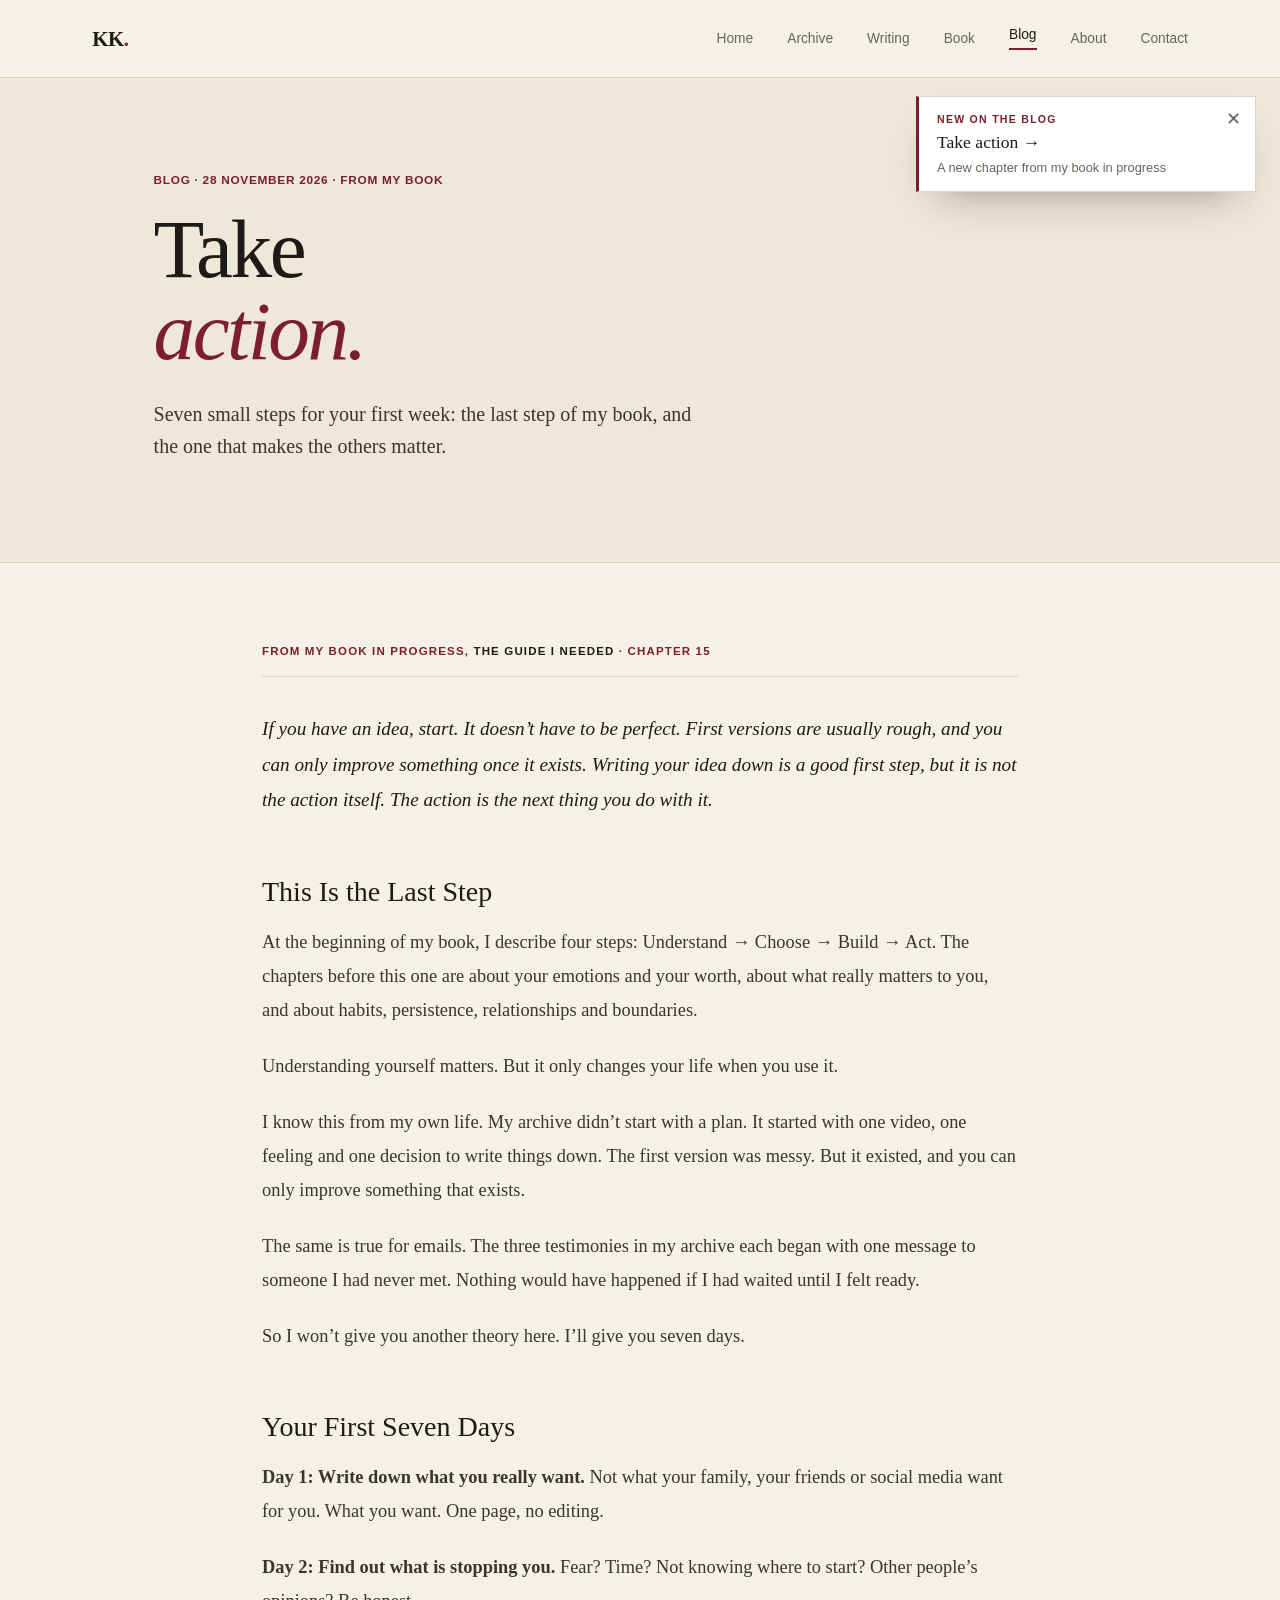
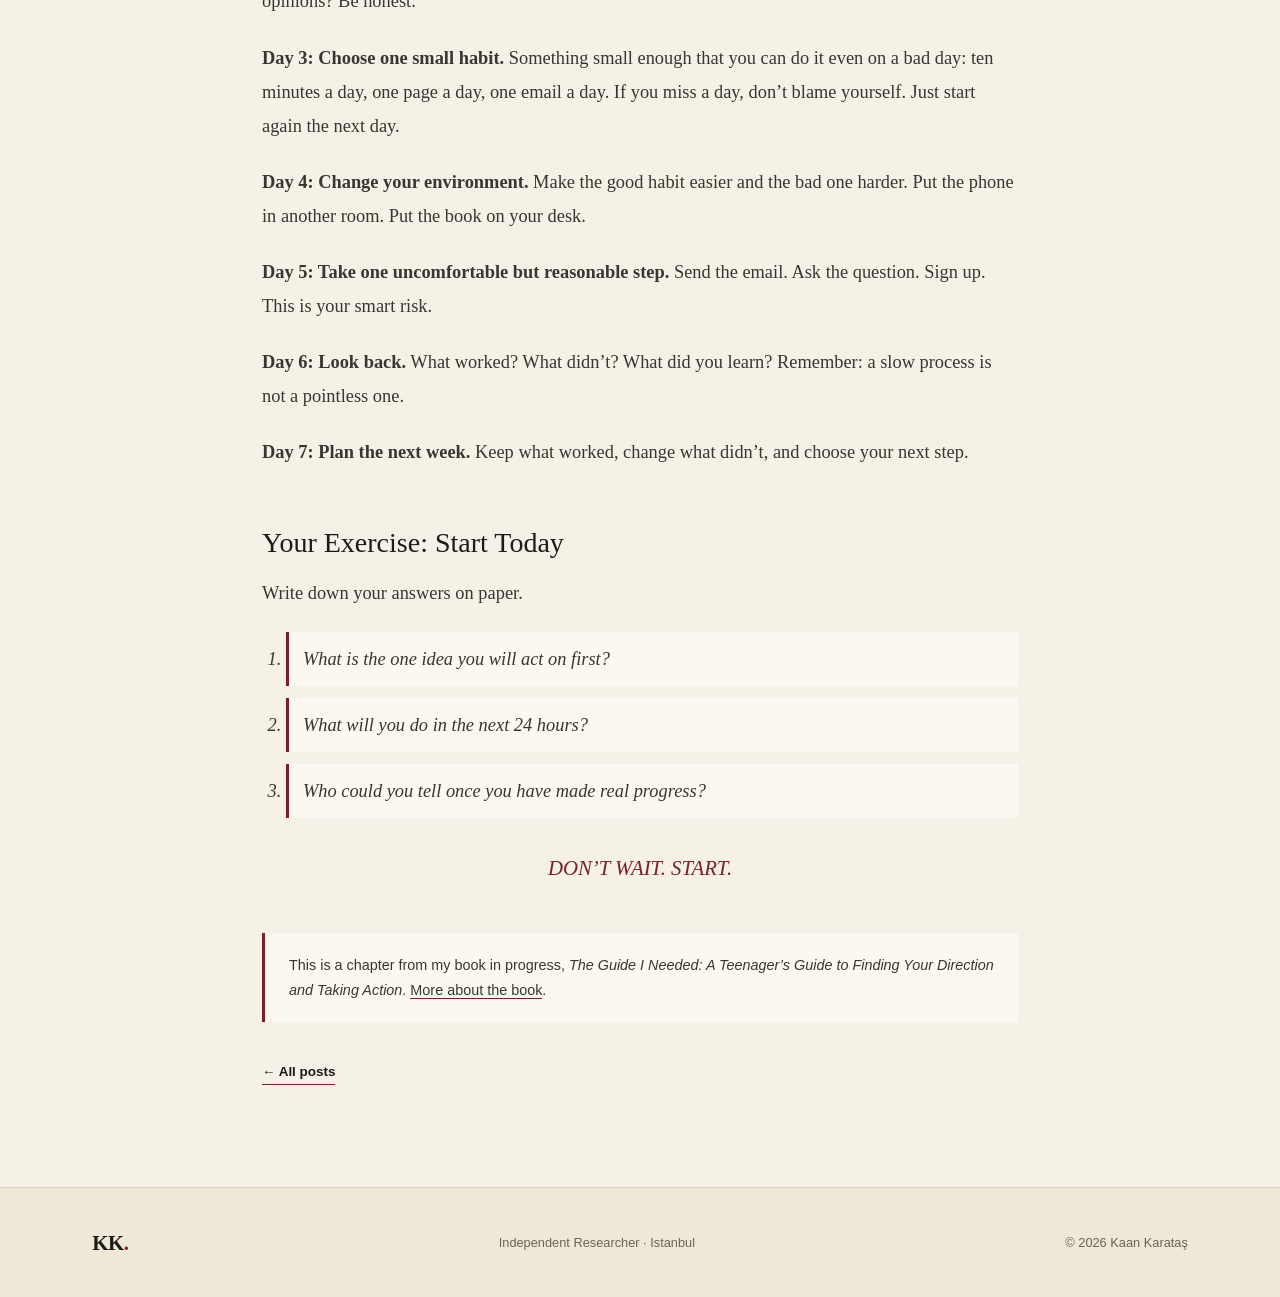
<file: blog/take-action/index.html>
<!doctype html>
<html lang="en">
<head><meta charset="utf-8"><meta name="viewport" content="width=device-width, initial-scale=1"><meta name="description" content="Seven small steps for your first week: the last step of my book, and the one that makes the others matter."><meta name="theme-color" content="#f6f1e7"><link rel="canonical" href="https://kaantv277.github.io/kaan-karatas-website/blog/take-action/">
  <meta property="og:type" content="article">
  <meta property="og:site_name" content="Kaan Karataş">
  <meta property="og:title" content="Take Action | Kaan Karataş">
  <meta property="og:description" content="Seven small steps for your first week: the last step of my book, and the one that makes the others matter.">
  <meta property="og:url" content="https://kaantv277.github.io/kaan-karatas-website/blog/take-action/">
  <meta property="og:image" content="https://kaantv277.github.io/kaan-karatas-website/images/kaan-karatas.webp">
  <meta name="twitter:card" content="summary">
  <meta name="author" content="Kaan Karataş"><title>Take Action | Kaan Karataş</title><link rel="stylesheet" href="../../css/style.css?v=14"><script src="../../js/main.js?v=14" defer></script><script data-goatcounter="https://kaankaratas.goatcounter.com/count" async src="https://gc.zgo.at/count.js"></script></head>
<body>
<header class="site-header"><a class="wordmark" href="../../">KK<span>.</span></a><button class="menu-toggle" type="button" aria-expanded="false" aria-controls="site-nav">Menu</button><nav class="site-nav" id="site-nav" aria-label="Main navigation"><a href="../../">Home</a><a href="../../archive/">Archive</a><a href="../../writing/">Writing</a><a href="../../book/">Book</a><a class="active" href="../../blog/">Blog</a><a href="../../about/">About</a><a href="../../contact/">Contact</a></nav></header>
<main class="page-main"><section class="page-hero"><p class="eyebrow">BLOG · 28 NOVEMBER 2026 · FROM MY BOOK</p><h1>Take<br><em>action.</em></h1><p class="page-lead">Seven small steps for your first week: the last step of my book, and the one that makes the others matter.</p></section>
<article class="essay"><p class="book-note">From my book in progress, <em>The Guide I Needed</em> · Chapter 15</p>
<p class="lead-in"><em>If you have an idea, start. It doesn’t have to be perfect. First versions are usually rough, and you can only improve something once it exists. Writing your idea down is a good first step, but it is not the action itself. The action is the next thing you do with it.</em></p>
<h2>This Is the Last Step</h2>
<p>At the beginning of my book, I describe four steps: Understand → Choose → Build → Act. The chapters before this one are about your emotions and your worth, about what really matters to you, and about habits, persistence, relationships and boundaries.</p>
<p>Understanding yourself matters. But it only changes your life when you use it.</p>
<p>I know this from my own life. My archive didn’t start with a plan. It started with one video, one feeling and one decision to write things down. The first version was messy. But it existed, and you can only improve something that exists.</p>
<p>The same is true for emails. The three testimonies in my archive each began with one message to someone I had never met. Nothing would have happened if I had waited until I felt ready.</p>
<p>So I won’t give you another theory here. I’ll give you seven days.</p>
<h2>Your First Seven Days</h2>
<p><strong>Day 1: Write down what you really want.</strong> Not what your family, your friends or social media want for you. What you want. One page, no editing.</p>
<p><strong>Day 2: Find out what is stopping you.</strong> Fear? Time? Not knowing where to start? Other people’s opinions? Be honest.</p>
<p><strong>Day 3: Choose one small habit.</strong> Something small enough that you can do it even on a bad day: ten minutes a day, one page a day, one email a day. If you miss a day, don’t blame yourself. Just start again the next day.</p>
<p><strong>Day 4: Change your environment.</strong> Make the good habit easier and the bad one harder. Put the phone in another room. Put the book on your desk.</p>
<p><strong>Day 5: Take one uncomfortable but reasonable step.</strong> Send the email. Ask the question. Sign up. This is your smart risk.</p>
<p><strong>Day 6: Look back.</strong> What worked? What didn’t? What did you learn? Remember: a slow process is not a pointless one.</p>
<p><strong>Day 7: Plan the next week.</strong> Keep what worked, change what didn’t, and choose your next step.</p>
<h2>Your Exercise: Start Today</h2>
<p>Write down your answers on paper.</p>
<ol class="exercise"><li>What is the one idea you will act on first?</li><li>What will you do in the next 24 hours?</li><li>Who could you tell once you have made real progress?</li></ol>
<p class="refrain">DON’T WAIT. START.</p>
<p class="essay-note">This is a chapter from my book in progress, <em>The Guide I Needed: A Teenager’s Guide to Finding Your Direction and Taking Action</em>. <a href="../../book/">More about the book</a>.</p>
<a class="arrow-link" href="../">← All posts</a></article></main>
<footer class="site-footer"><a class="wordmark" href="../../">KK<span>.</span></a><p>Independent Researcher · Istanbul</p><p>© <span class="year">2026</span> Kaan Karataş</p></footer></body></html>
</file>
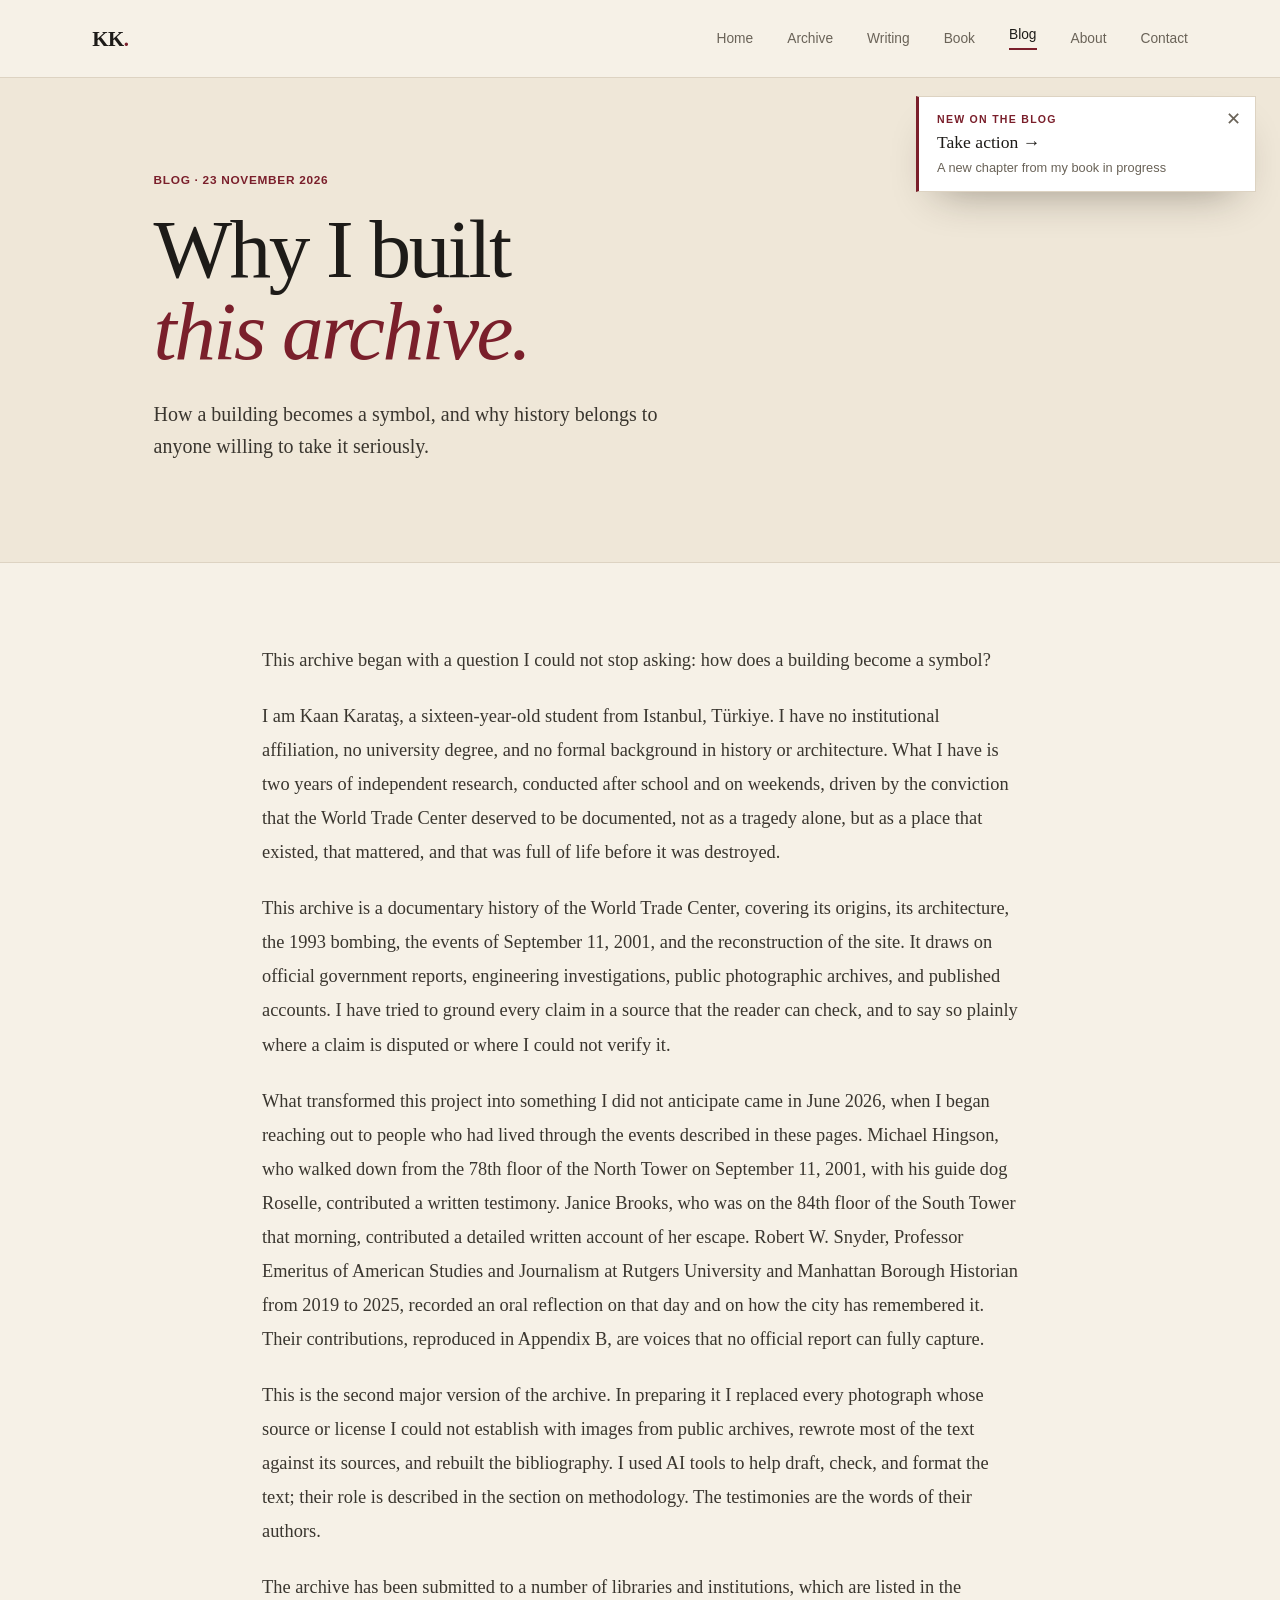
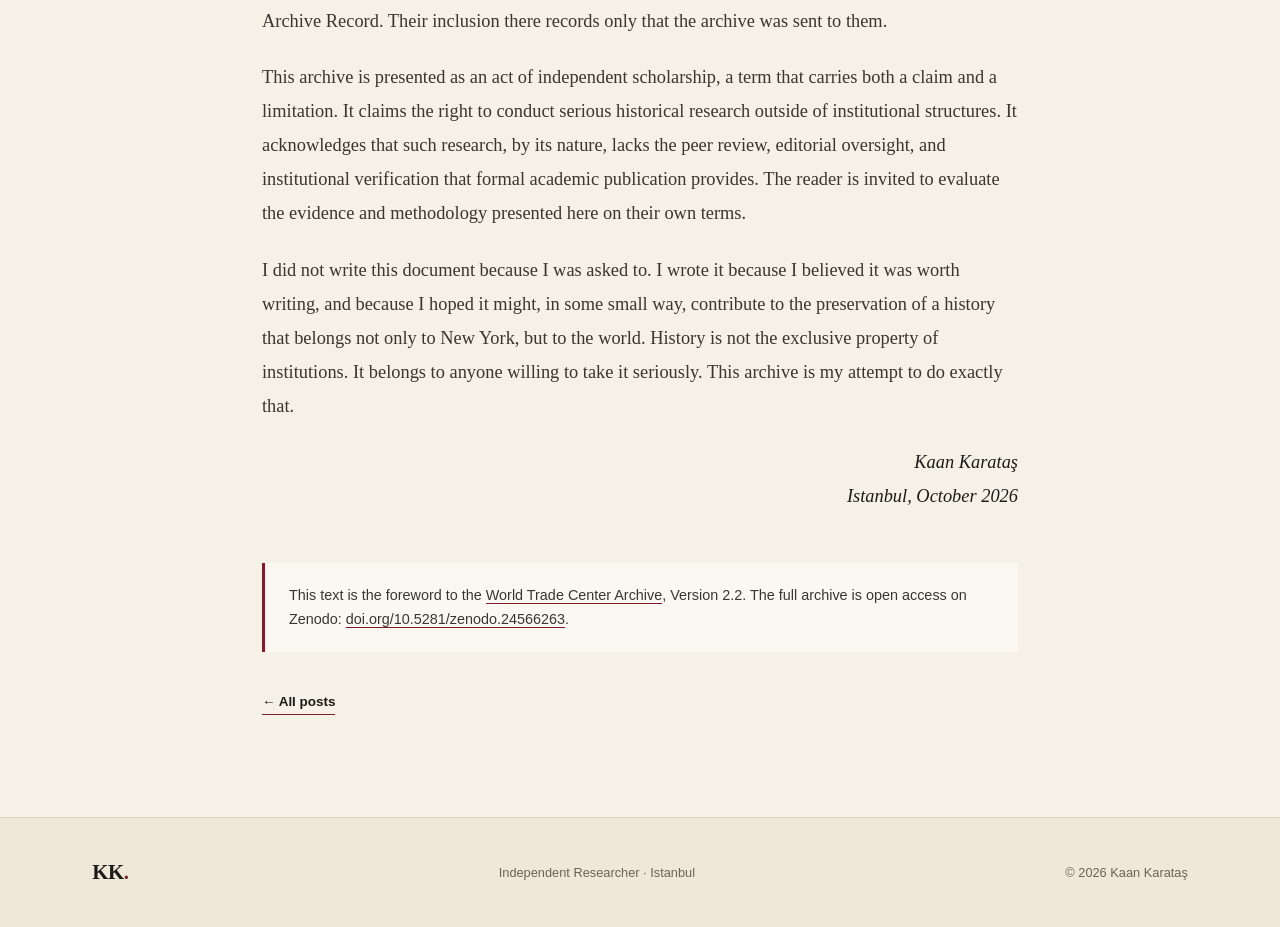
<file: blog/why-i-built-this-archive/index.html>
<!doctype html>
<html lang="en">
<head><meta charset="utf-8"><meta name="viewport" content="width=device-width, initial-scale=1"><meta name="description" content="Kaan Karataş on why he built the World Trade Center Archive."><meta name="theme-color" content="#f6f1e7"><link rel="canonical" href="https://kaantv277.github.io/kaan-karatas-website/blog/why-i-built-this-archive/">
  <meta property="og:type" content="article">
  <meta property="og:site_name" content="Kaan Karataş">
  <meta property="og:title" content="Why I built this archive | Kaan Karataş">
  <meta property="og:description" content="Kaan Karataş on why he built the World Trade Center Archive.">
  <meta property="og:url" content="https://kaantv277.github.io/kaan-karatas-website/blog/why-i-built-this-archive/">
  <meta property="og:image" content="https://kaantv277.github.io/kaan-karatas-website/images/kaan-karatas.webp">
  <meta name="twitter:card" content="summary">
  <meta name="author" content="Kaan Karataş"><title>Why I built this archive | Kaan Karataş</title><link rel="stylesheet" href="../../css/style.css?v=14"><script src="../../js/main.js?v=14" defer></script><script data-goatcounter="https://kaankaratas.goatcounter.com/count" async src="https://gc.zgo.at/count.js"></script></head>
<body>
<header class="site-header"><a class="wordmark" href="../../">KK<span>.</span></a><button class="menu-toggle" type="button" aria-expanded="false" aria-controls="site-nav">Menu</button><nav class="site-nav" id="site-nav" aria-label="Main navigation"><a href="../../">Home</a><a href="../../archive/">Archive</a><a href="../../writing/">Writing</a><a href="../../book/">Book</a><a class="active" href="../../blog/">Blog</a><a href="../../about/">About</a><a href="../../contact/">Contact</a></nav></header>
<main class="page-main"><section class="page-hero"><p class="eyebrow">BLOG · 23 NOVEMBER 2026</p><h1>Why I built<br><em>this archive.</em></h1><p class="page-lead">How a building becomes a symbol, and why history belongs to anyone willing to take it seriously.</p></section>
<article class="essay"><p>This archive began with a question I could not stop asking: how does a building become a symbol?</p>
<p>I am Kaan Karataş, a sixteen-year-old student from Istanbul, Türkiye. I have no institutional affiliation, no university degree, and no formal background in history or architecture. What I have is two years of independent research, conducted after school and on weekends, driven by the conviction that the World Trade Center deserved to be documented, not as a tragedy alone, but as a place that existed, that mattered, and that was full of life before it was destroyed.</p>
<p>This archive is a documentary history of the World Trade Center, covering its origins, its architecture, the 1993 bombing, the events of September 11, 2001, and the reconstruction of the site. It draws on official government reports, engineering investigations, public photographic archives, and published accounts. I have tried to ground every claim in a source that the reader can check, and to say so plainly where a claim is disputed or where I could not verify it.</p>
<p>What transformed this project into something I did not anticipate came in June 2026, when I began reaching out to people who had lived through the events described in these pages. Michael Hingson, who walked down from the 78th floor of the North Tower on September 11, 2001, with his guide dog Roselle, contributed a written testimony. Janice Brooks, who was on the 84th floor of the South Tower that morning, contributed a detailed written account of her escape. Robert W. Snyder, Professor Emeritus of American Studies and Journalism at Rutgers University and Manhattan Borough Historian from 2019 to 2025, recorded an oral reflection on that day and on how the city has remembered it. Their contributions, reproduced in Appendix B, are voices that no official report can fully capture.</p>
<p>This is the second major version of the archive. In preparing it I replaced every photograph whose source or license I could not establish with images from public archives, rewrote most of the text against its sources, and rebuilt the bibliography. I used AI tools to help draft, check, and format the text; their role is described in the section on methodology. The testimonies are the words of their authors.</p>
<p>The archive has been submitted to a number of libraries and institutions, which are listed in the Archive Record. Their inclusion there records only that the archive was sent to them.</p>
<p>This archive is presented as an act of independent scholarship, a term that carries both a claim and a limitation. It claims the right to conduct serious historical research outside of institutional structures. It acknowledges that such research, by its nature, lacks the peer review, editorial oversight, and institutional verification that formal academic publication provides. The reader is invited to evaluate the evidence and methodology presented here on their own terms.</p>
<p>I did not write this document because I was asked to. I wrote it because I believed it was worth writing, and because I hoped it might, in some small way, contribute to the preservation of a history that belongs not only to New York, but to the world. History is not the exclusive property of institutions. It belongs to anyone willing to take it seriously. This archive is my attempt to do exactly that.</p>
<p class="post-sign">Kaan Karataş<br>Istanbul, October 2026</p>
<p class="essay-note">This text is the foreword to the <a href="../../archive/">World Trade Center Archive</a>, Version 2.2. The full archive is open access on Zenodo: <a href="https://doi.org/10.5281/zenodo.24566263" target="_blank" rel="noopener noreferrer">doi.org/10.5281/zenodo.24566263</a>.</p>
<a class="arrow-link" href="../">← All posts</a></article></main>
<footer class="site-footer"><a class="wordmark" href="../../">KK<span>.</span></a><p>Independent Researcher · Istanbul</p><p>© <span class="year">2026</span> Kaan Karataş</p></footer></body></html>
</file>
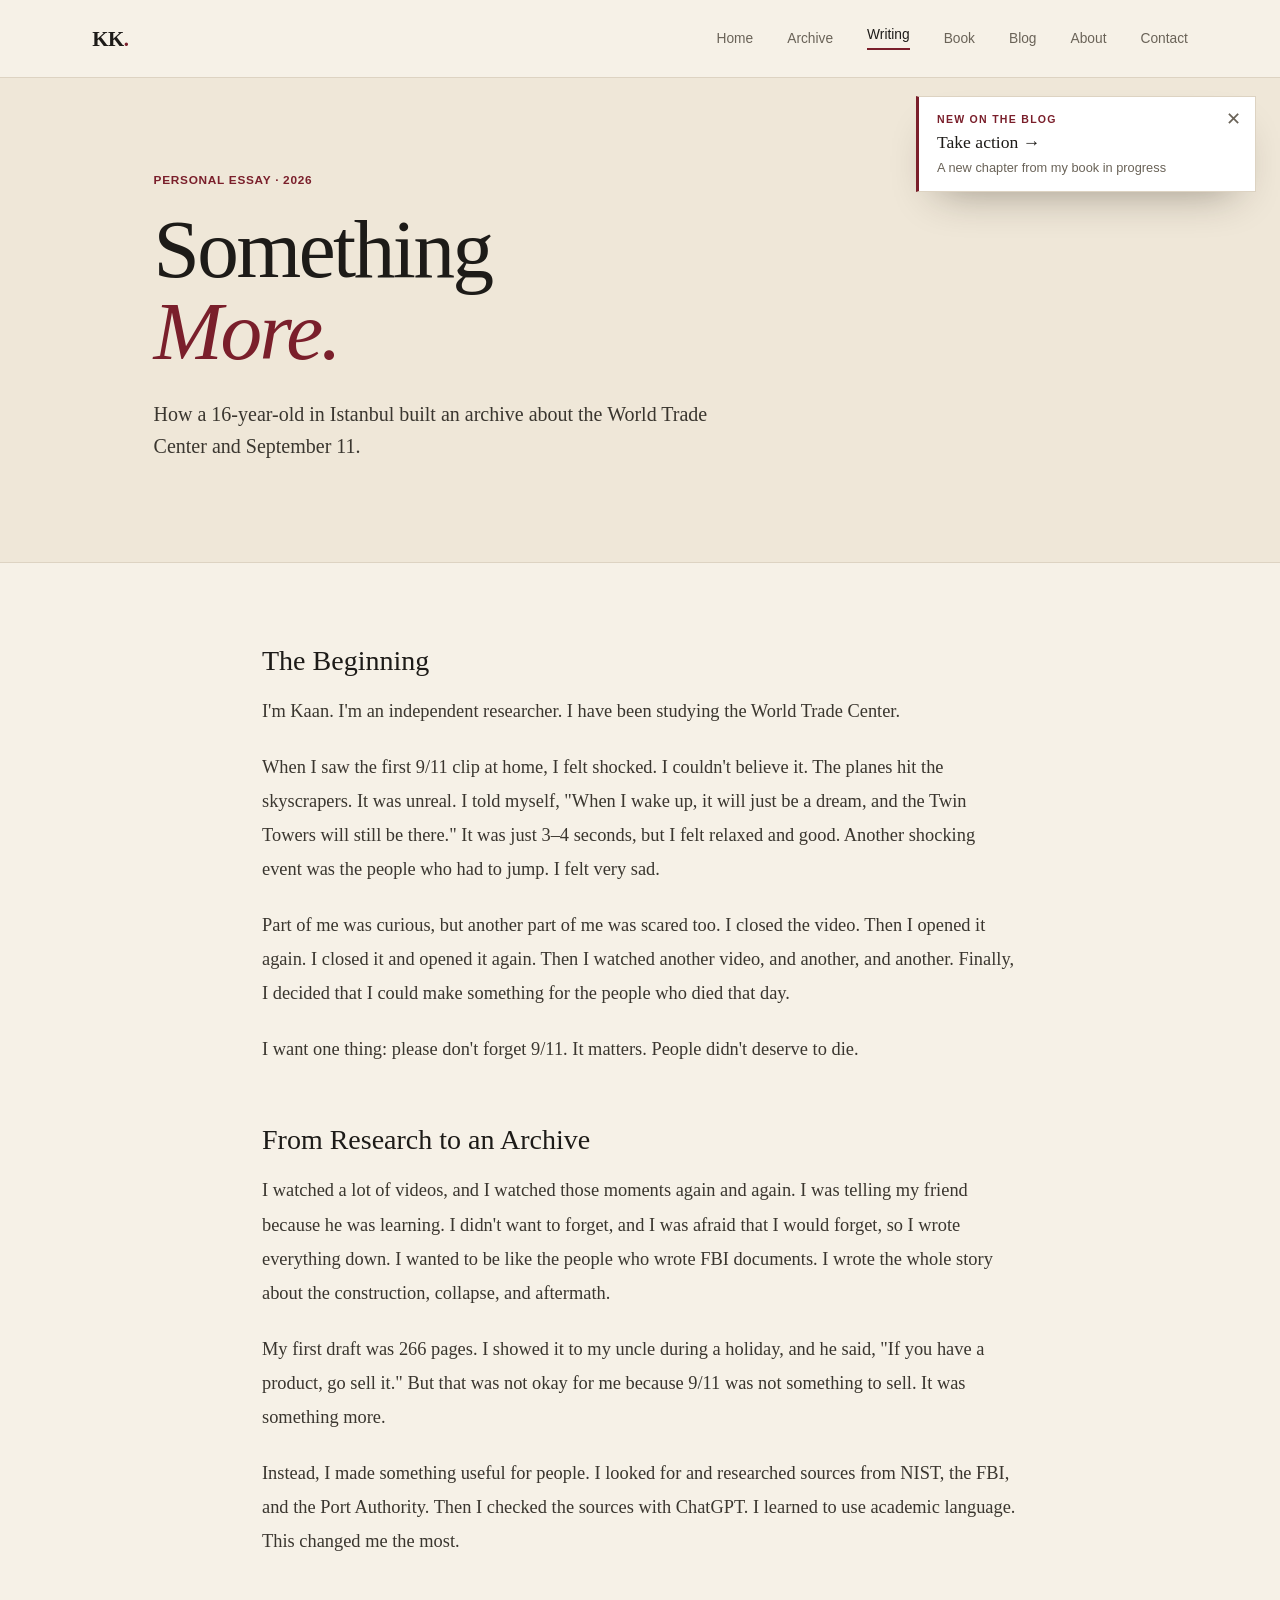
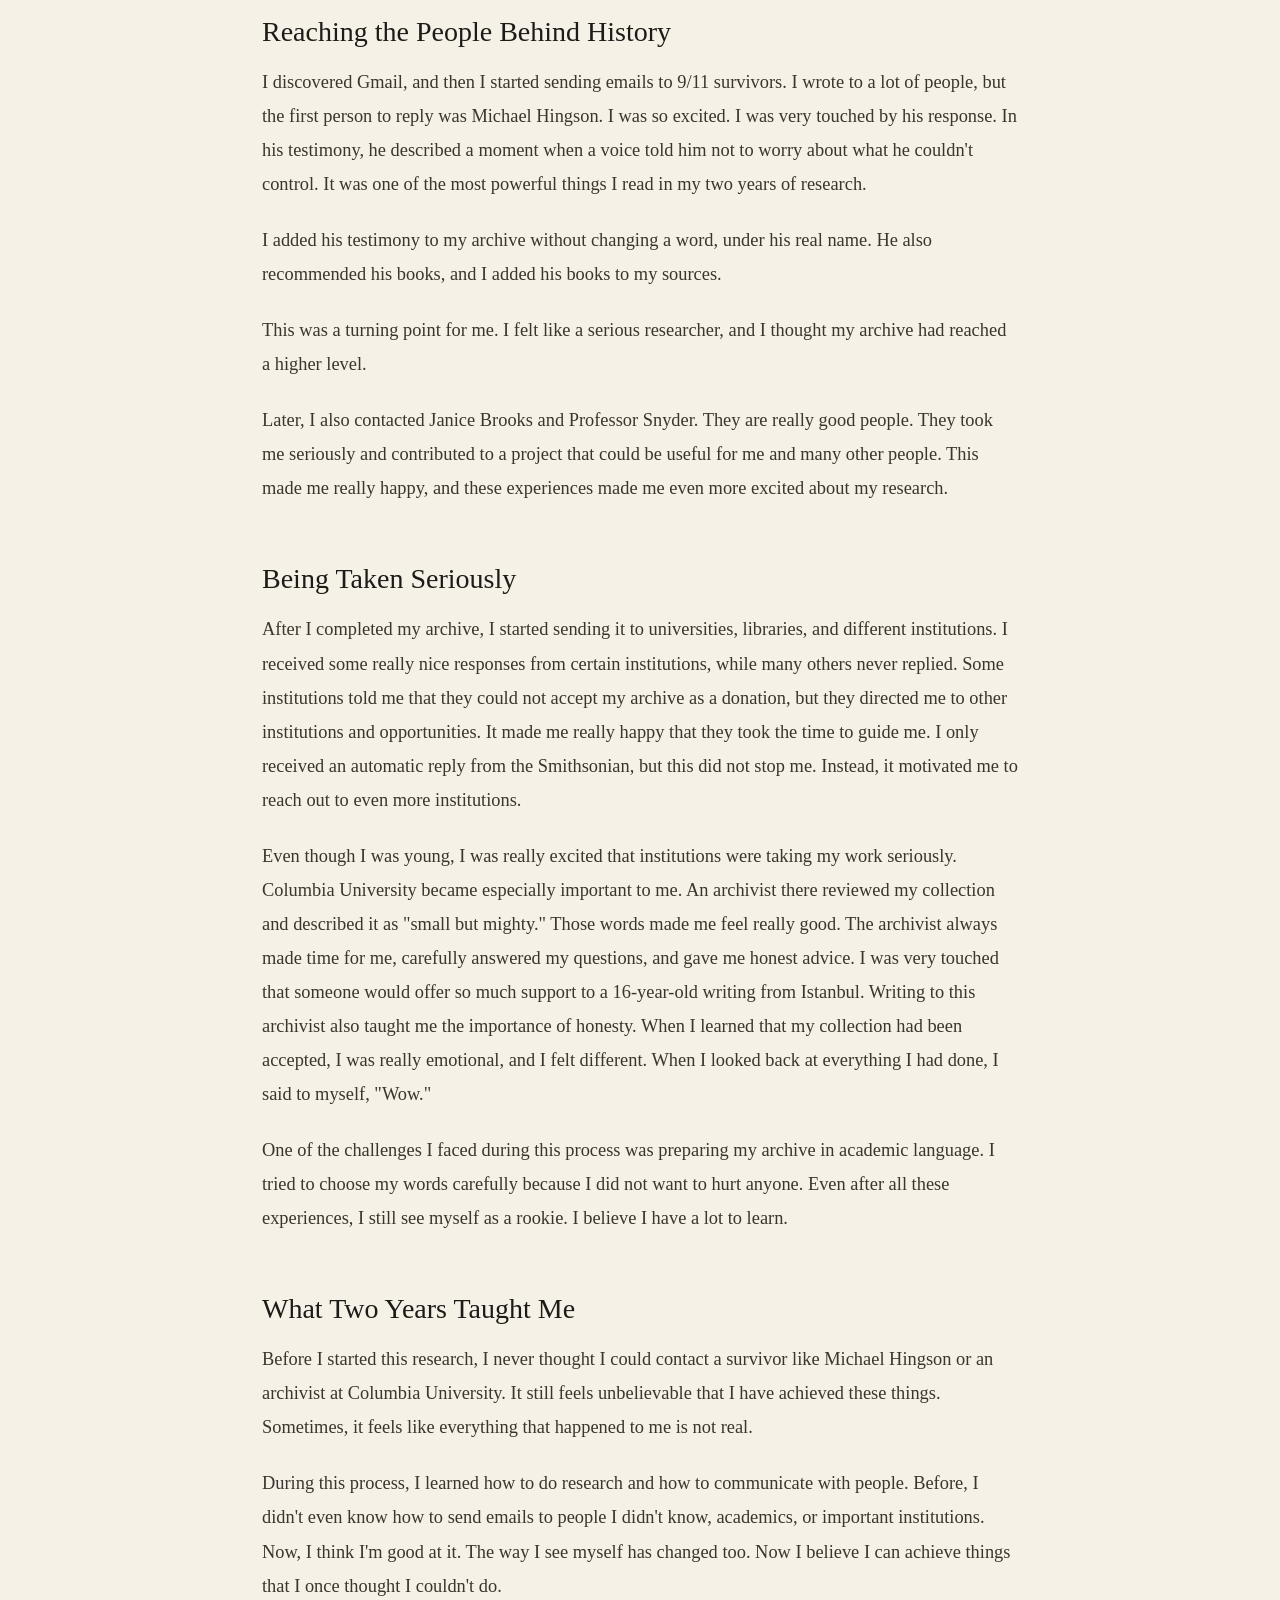
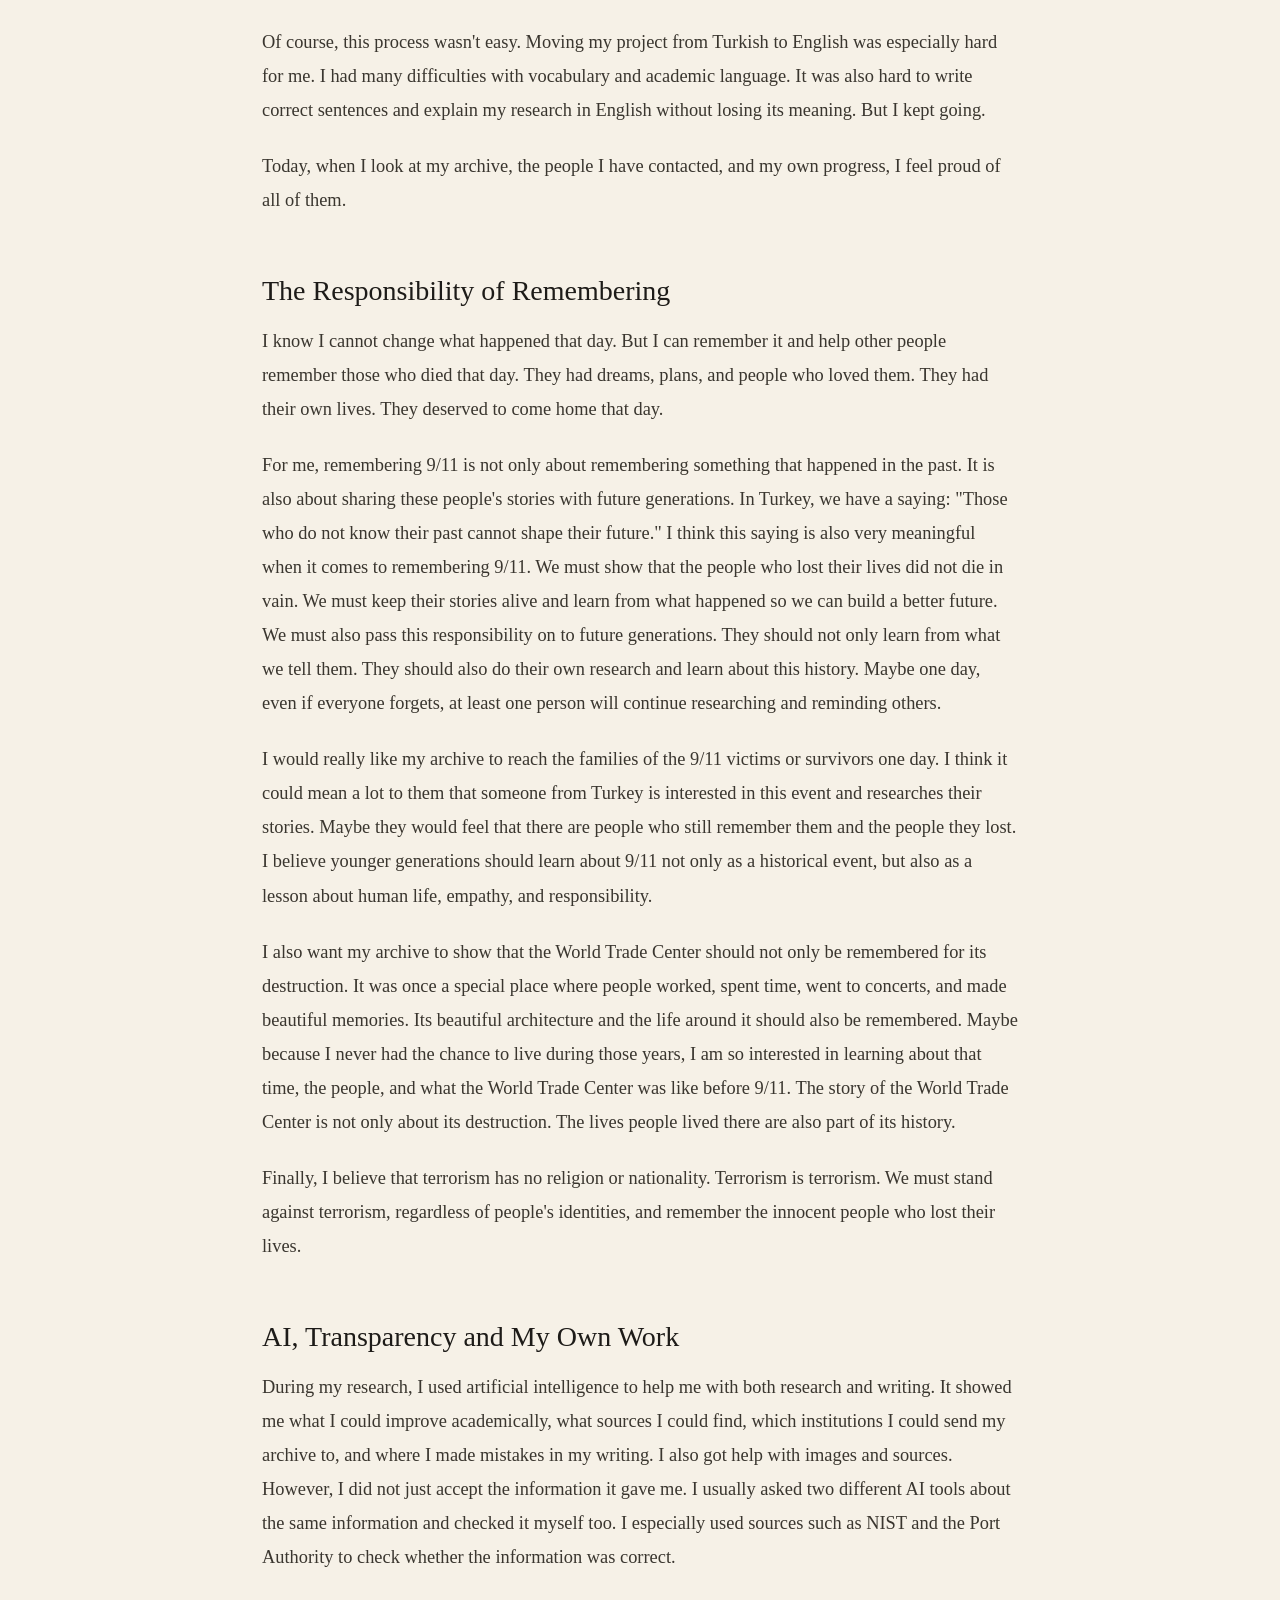
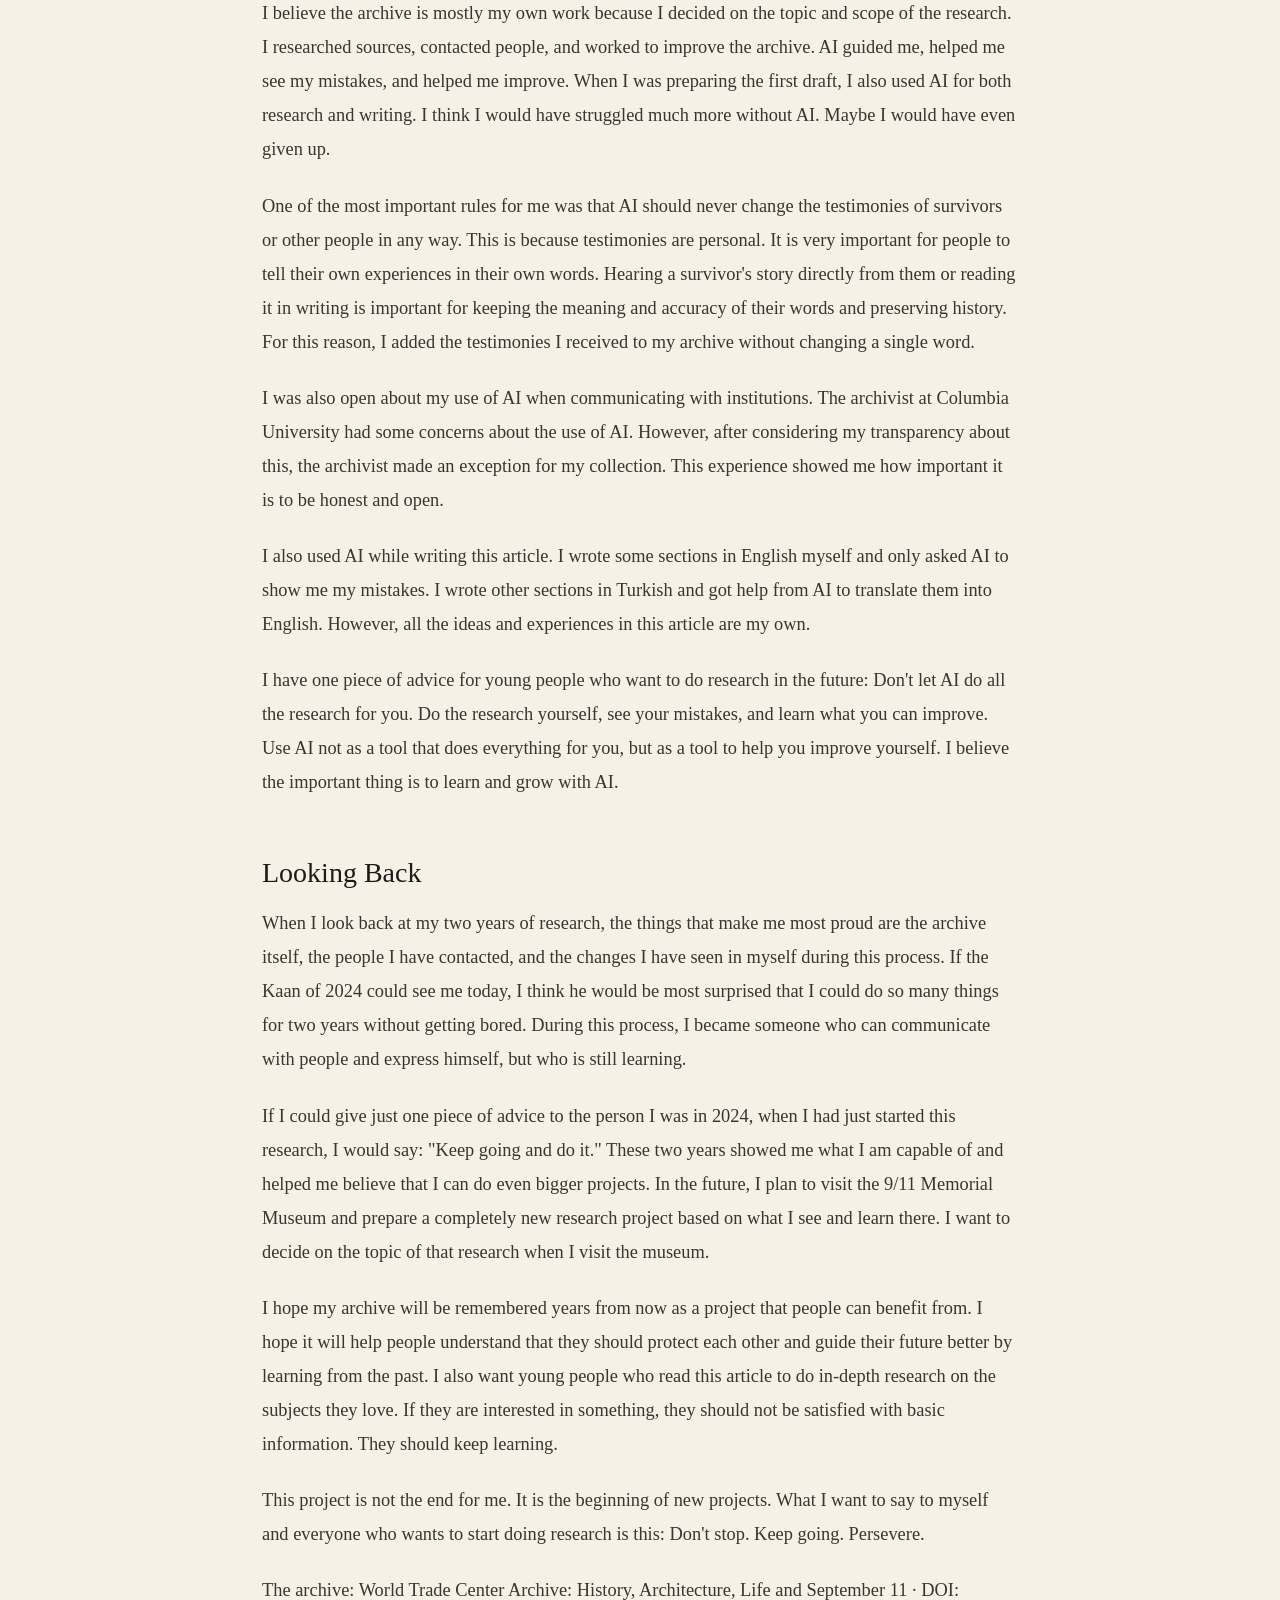
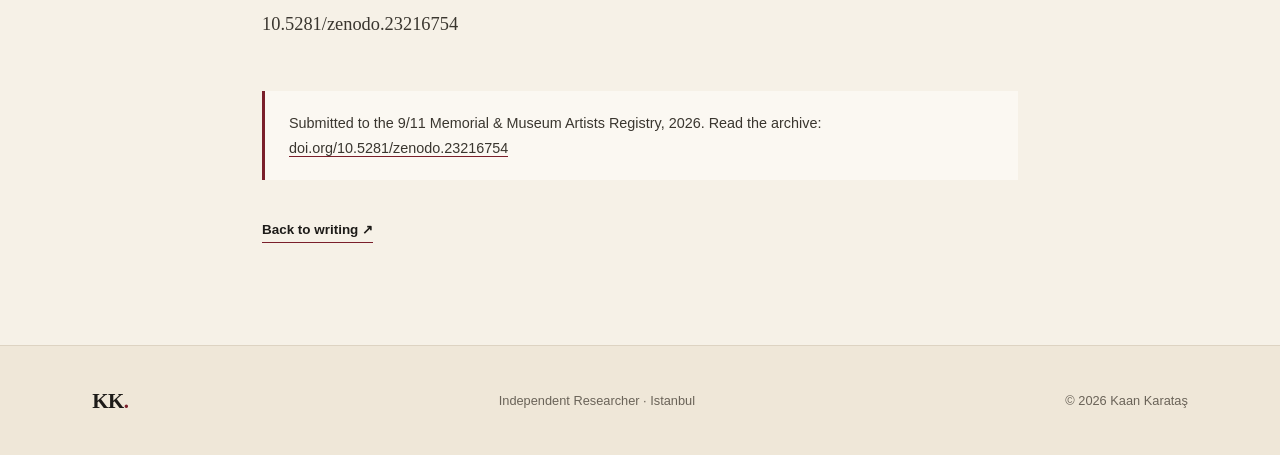
<file: writing/something-more/index.html>
<!doctype html>
<html lang="en">
<head><meta charset="utf-8"><meta name="viewport" content="width=device-width, initial-scale=1"><meta name="description" content="Something More — how a 16-year-old in Istanbul built an archive about the World Trade Center and September 11. A personal essay by Kaan Karataş."><meta name="theme-color" content="#081426"><link rel="canonical" href="https://kaantv277.github.io/kaan-karatas-website/writing/something-more/">
  <meta property="og:type" content="article">
  <meta property="og:site_name" content="Kaan Karataş">
  <meta property="og:title" content="Something More | Kaan Karataş">
  <meta property="og:description" content="Something More — how a 16-year-old in Istanbul built an archive about the World Trade Center and September 11. A personal essay by Kaan Karataş.">
  <meta property="og:url" content="https://kaantv277.github.io/kaan-karatas-website/writing/something-more/">
  <meta property="og:image" content="https://kaantv277.github.io/kaan-karatas-website/images/kaan-karatas.webp">
  <meta name="twitter:card" content="summary">
  <meta name="author" content="Kaan Karataş"><title>Something More | Kaan Karataş</title><link rel="stylesheet" href="../../css/style.css?v=14"><script src="../../js/main.js?v=14" defer></script><script data-goatcounter="https://kaankaratas.goatcounter.com/count" async src="https://gc.zgo.at/count.js"></script></head>
<body>
<header class="site-header"><a class="wordmark" href="../../">KK<span>.</span></a><button class="menu-toggle" type="button" aria-expanded="false" aria-controls="site-nav">Menu</button><nav class="site-nav" id="site-nav" aria-label="Main navigation"><a href="../../">Home</a><a href="../../archive/">Archive</a><a class="active" href="../">Writing</a><a href="../../book/">Book</a><a href="../../blog/">Blog</a><a href="../../about/">About</a><a href="../../contact/">Contact</a></nav></header>
<main class="page-main"><section class="page-hero"><p class="eyebrow">PERSONAL ESSAY · 2026</p><h1>Something<br><em>More.</em></h1><p class="page-lead">How a 16-year-old in Istanbul built an archive about the World Trade Center and September 11.</p></section>
<article class="essay">
<h2>The Beginning</h2>
<p>I&#x27;m Kaan. I&#x27;m an independent researcher. I have been studying the World Trade Center.</p>
<p>When I saw the first 9/11 clip at home, I felt shocked. I couldn&#x27;t believe it. The planes hit the skyscrapers. It was unreal. I told myself, &quot;When I wake up, it will just be a dream, and the Twin Towers will still be there.&quot; It was just 3–4 seconds, but I felt relaxed and good. Another shocking event was the people who had to jump. I felt very sad.</p>
<p>Part of me was curious, but another part of me was scared too. I closed the video. Then I opened it again. I closed it and opened it again. Then I watched another video, and another, and another. Finally, I decided that I could make something for the people who died that day.</p>
<p>I want one thing: please don&#x27;t forget 9/11. It matters. People didn&#x27;t deserve to die.</p>
<h2>From Research to an Archive</h2>
<p>I watched a lot of videos, and I watched those moments again and again. I was telling my friend because he was learning. I didn&#x27;t want to forget, and I was afraid that I would forget, so I wrote everything down. I wanted to be like the people who wrote FBI documents. I wrote the whole story about the construction, collapse, and aftermath.</p>
<p>My first draft was 266 pages. I showed it to my uncle during a holiday, and he said, &quot;If you have a product, go sell it.&quot; But that was not okay for me because 9/11 was not something to sell. It was something more.</p>
<p>Instead, I made something useful for people. I looked for and researched sources from NIST, the FBI, and the Port Authority. Then I checked the sources with ChatGPT. I learned to use academic language. This changed me the most.</p>
<h2>Reaching the People Behind History</h2>
<p>I discovered Gmail, and then I started sending emails to 9/11 survivors. I wrote to a lot of people, but the first person to reply was Michael Hingson. I was so excited. I was very touched by his response. In his testimony, he described a moment when a voice told him not to worry about what he couldn&#x27;t control. It was one of the most powerful things I read in my two years of research.</p>
<p>I added his testimony to my archive without changing a word, under his real name. He also recommended his books, and I added his books to my sources.</p>
<p>This was a turning point for me. I felt like a serious researcher, and I thought my archive had reached a higher level.</p>
<p>Later, I also contacted Janice Brooks and Professor Snyder. They are really good people. They took me seriously and contributed to a project that could be useful for me and many other people. This made me really happy, and these experiences made me even more excited about my research.</p>
<h2>Being Taken Seriously</h2>
<p>After I completed my archive, I started sending it to universities, libraries, and different institutions. I received some really nice responses from certain institutions, while many others never replied. Some institutions told me that they could not accept my archive as a donation, but they directed me to other institutions and opportunities. It made me really happy that they took the time to guide me. I only received an automatic reply from the Smithsonian, but this did not stop me. Instead, it motivated me to reach out to even more institutions.</p>
<p>Even though I was young, I was really excited that institutions were taking my work seriously. Columbia University became especially important to me. An archivist there reviewed my collection and described it as &quot;small but mighty.&quot; Those words made me feel really good. The archivist always made time for me, carefully answered my questions, and gave me honest advice. I was very touched that someone would offer so much support to a 16-year-old writing from Istanbul. Writing to this archivist also taught me the importance of honesty. When I learned that my collection had been accepted, I was really emotional, and I felt different. When I looked back at everything I had done, I said to myself, &quot;Wow.&quot;</p>
<p>One of the challenges I faced during this process was preparing my archive in academic language. I tried to choose my words carefully because I did not want to hurt anyone. Even after all these experiences, I still see myself as a rookie. I believe I have a lot to learn.</p>
<h2>What Two Years Taught Me</h2>
<p>Before I started this research, I never thought I could contact a survivor like Michael Hingson or an archivist at Columbia University. It still feels unbelievable that I have achieved these things. Sometimes, it feels like everything that happened to me is not real.</p>
<p>During this process, I learned how to do research and how to communicate with people. Before, I didn&#x27;t even know how to send emails to people I didn&#x27;t know, academics, or important institutions. Now, I think I&#x27;m good at it. The way I see myself has changed too. Now I believe I can achieve things that I once thought I couldn&#x27;t do.</p>
<p>Of course, this process wasn&#x27;t easy. Moving my project from Turkish to English was especially hard for me. I had many difficulties with vocabulary and academic language. It was also hard to write correct sentences and explain my research in English without losing its meaning. But I kept going.</p>
<p>Today, when I look at my archive, the people I have contacted, and my own progress, I feel proud of all of them.</p>
<h2>The Responsibility of Remembering</h2>
<p>I know I cannot change what happened that day. But I can remember it and help other people remember those who died that day. They had dreams, plans, and people who loved them. They had their own lives. They deserved to come home that day.</p>
<p>For me, remembering 9/11 is not only about remembering something that happened in the past. It is also about sharing these people&#x27;s stories with future generations. In Turkey, we have a saying: &quot;Those who do not know their past cannot shape their future.&quot; I think this saying is also very meaningful when it comes to remembering 9/11. We must show that the people who lost their lives did not die in vain. We must keep their stories alive and learn from what happened so we can build a better future. We must also pass this responsibility on to future generations. They should not only learn from what we tell them. They should also do their own research and learn about this history. Maybe one day, even if everyone forgets, at least one person will continue researching and reminding others.</p>
<p>I would really like my archive to reach the families of the 9/11 victims or survivors one day. I think it could mean a lot to them that someone from Turkey is interested in this event and researches their stories. Maybe they would feel that there are people who still remember them and the people they lost. I believe younger generations should learn about 9/11 not only as a historical event, but also as a lesson about human life, empathy, and responsibility.</p>
<p>I also want my archive to show that the World Trade Center should not only be remembered for its destruction. It was once a special place where people worked, spent time, went to concerts, and made beautiful memories. Its beautiful architecture and the life around it should also be remembered. Maybe because I never had the chance to live during those years, I am so interested in learning about that time, the people, and what the World Trade Center was like before 9/11. The story of the World Trade Center is not only about its destruction. The lives people lived there are also part of its history.</p>
<p>Finally, I believe that terrorism has no religion or nationality. Terrorism is terrorism. We must stand against terrorism, regardless of people&#x27;s identities, and remember the innocent people who lost their lives.</p>
<h2>AI, Transparency and My Own Work</h2>
<p>During my research, I used artificial intelligence to help me with both research and writing. It showed me what I could improve academically, what sources I could find, which institutions I could send my archive to, and where I made mistakes in my writing. I also got help with images and sources. However, I did not just accept the information it gave me. I usually asked two different AI tools about the same information and checked it myself too. I especially used sources such as NIST and the Port Authority to check whether the information was correct.</p>
<p>I believe the archive is mostly my own work because I decided on the topic and scope of the research. I researched sources, contacted people, and worked to improve the archive. AI guided me, helped me see my mistakes, and helped me improve. When I was preparing the first draft, I also used AI for both research and writing. I think I would have struggled much more without AI. Maybe I would have even given up.</p>
<p>One of the most important rules for me was that AI should never change the testimonies of survivors or other people in any way. This is because testimonies are personal. It is very important for people to tell their own experiences in their own words. Hearing a survivor&#x27;s story directly from them or reading it in writing is important for keeping the meaning and accuracy of their words and preserving history. For this reason, I added the testimonies I received to my archive without changing a single word.</p>
<p>I was also open about my use of AI when communicating with institutions. The archivist at Columbia University had some concerns about the use of AI. However, after considering my transparency about this, the archivist made an exception for my collection. This experience showed me how important it is to be honest and open.</p>
<p>I also used AI while writing this article. I wrote some sections in English myself and only asked AI to show me my mistakes. I wrote other sections in Turkish and got help from AI to translate them into English. However, all the ideas and experiences in this article are my own.</p>
<p>I have one piece of advice for young people who want to do research in the future: Don&#x27;t let AI do all the research for you. Do the research yourself, see your mistakes, and learn what you can improve. Use AI not as a tool that does everything for you, but as a tool to help you improve yourself. I believe the important thing is to learn and grow with AI.</p>
<h2>Looking Back</h2>
<p>When I look back at my two years of research, the things that make me most proud are the archive itself, the people I have contacted, and the changes I have seen in myself during this process. If the Kaan of 2024 could see me today, I think he would be most surprised that I could do so many things for two years without getting bored. During this process, I became someone who can communicate with people and express himself, but who is still learning.</p>
<p>If I could give just one piece of advice to the person I was in 2024, when I had just started this research, I would say: &quot;Keep going and do it.&quot; These two years showed me what I am capable of and helped me believe that I can do even bigger projects. In the future, I plan to visit the 9/11 Memorial Museum and prepare a completely new research project based on what I see and learn there. I want to decide on the topic of that research when I visit the museum.</p>
<p>I hope my archive will be remembered years from now as a project that people can benefit from. I hope it will help people understand that they should protect each other and guide their future better by learning from the past. I also want young people who read this article to do in-depth research on the subjects they love. If they are interested in something, they should not be satisfied with basic information. They should keep learning.</p>
<p>This project is not the end for me. It is the beginning of new projects. What I want to say to myself and everyone who wants to start doing research is this: Don&#x27;t stop. Keep going. Persevere.</p>
<p>The archive: World Trade Center Archive: History, Architecture, Life and September 11 · DOI: 10.5281/zenodo.23216754</p>
<p class="essay-note">Submitted to the 9/11 Memorial &amp; Museum Artists Registry, 2026. Read the archive: <a href="https://doi.org/10.5281/zenodo.23216754" target="_blank" rel="noopener noreferrer">doi.org/10.5281/zenodo.23216754</a></p>
<a class="arrow-link" href="../">Back to writing <span aria-hidden="true">↗</span></a>
</article></main>
<footer class="site-footer"><a class="wordmark" href="../../">KK<span>.</span></a><p>Independent Researcher · Istanbul</p><p>© <span class="year">2026</span> Kaan Karataş</p></footer></body></html>
</file>
<file: css/style.css>
:root{--paper:#f6f1e7;--paper-2:#efe7d8;--card:#fbf8f2;--ink:#1d1b18;--ink-2:#3a362f;--muted:#6a6358;--line:#ddd3c2;--accent:#7a1f2b;--accent-2:#9c3443;--serif:"Iowan Old Style","Palatino Linotype",Palatino,"Book Antiqua",Georgia,serif;--sans:-apple-system,BlinkMacSystemFont,"Segoe UI",Helvetica,Arial,sans-serif}
*{box-sizing:border-box}html{scroll-behavior:smooth}
body{margin:0;background:var(--paper);color:var(--ink);font-family:var(--serif);-webkit-font-smoothing:antialiased}
a{color:inherit;text-decoration:none}
img{max-width:100%}

/* Header */
.site-header{height:78px;padding:0 7.2%;display:flex;align-items:center;justify-content:space-between;background:var(--paper);border-bottom:1px solid var(--line);position:relative;z-index:5}
.wordmark{font:700 1.3rem var(--serif);letter-spacing:-.02em;color:var(--ink)}.wordmark span{color:var(--accent)}
.site-nav{display:flex;gap:34px;align-items:center}
.site-nav a{font:500 .86rem var(--sans);color:var(--muted);transition:color .2s}
.site-nav a:hover,.site-nav a.active{color:var(--ink)}
.site-nav a.active:after{content:'';display:block;width:100%;height:2px;background:var(--accent);margin:6px auto 0}
.menu-toggle{display:none;background:none;border:1px solid var(--line);color:var(--ink);padding:9px 13px;font:500 .8rem var(--sans)}

/* Labels */
.eyebrow{font:600 .74rem var(--sans);letter-spacing:.06em;text-transform:uppercase;color:var(--accent);margin:0 0 22px}

/* Home hero */
.hero{padding:90px 7.2% 70px;display:grid;grid-template-columns:1.25fr .75fr;gap:70px;align-items:center;max-width:1320px;margin:0 auto}
.hero h1,.page-hero h1{font:500 clamp(3.6rem,7vw,6.4rem)/.98 var(--serif);letter-spacing:-.03em;margin:0;color:var(--ink)}
.hero h1 span,.page-hero h1 em{font-style:italic;color:var(--accent)}
.hero-role{margin:28px 0 0;font:500 .95rem var(--sans);color:var(--ink-2)}.role-divider{color:var(--line);margin:0 9px}
.hero-intro{max-width:470px;margin:18px 0 0;color:var(--ink-2);font-size:1.25rem;line-height:1.6}
.hero-proof{max-width:500px;margin:22px 0 0;padding:14px 18px;background:var(--card);border-left:3px solid var(--accent);color:var(--ink-2);font:.88rem/1.65 var(--sans)}
.hero-links{display:flex;align-items:center;gap:26px;margin-top:34px;flex-wrap:wrap}
.button{display:inline-flex;align-items:center;gap:18px;padding:15px 22px;font:600 .82rem var(--sans);transition:transform .2s,background .2s}
.button:hover{transform:translateY(-2px)}
.button-light{background:var(--ink);color:var(--paper)}.button-light:hover{background:var(--accent)}
.text-link,.arrow-link{font:600 .84rem var(--sans);color:var(--ink);border-bottom:1.5px solid var(--accent);padding-bottom:5px}
.text-link:hover,.arrow-link:hover{color:var(--accent)}
.hero-photo{margin:0;background:var(--paper-2);border:1px solid var(--line);padding:14px 14px 0;box-shadow:0 18px 40px -28px rgba(40,30,15,.45);transform:rotate(1.2deg)}
.hero-photo img{display:block;width:100%;height:auto;background:linear-gradient(180deg,#e9e0cf,#ddd1bb)}
.hero-photo figcaption{font:italic .85rem var(--serif);color:var(--muted);padding:12px 2px 14px}

/* Skyline band */
.skyline-wrap{position:relative;color:#b9ab93;border-bottom:1px solid var(--line);padding:0 7.2%}
.skyline-band{display:block;width:100%;height:auto}
.skyline-caption{display:block;text-align:right;padding:8px 0 12px;font:italic .78rem var(--serif);color:var(--muted)}

/* Sections */
.section-wrap{padding-left:12%;padding-right:12%}
.intro-strip{padding-top:95px;padding-bottom:95px;display:grid;grid-template-columns:1fr 2fr;gap:50px;border-bottom:1px solid var(--line)}
.intro-strip .eyebrow{margin-top:12px}
.intro-statement{font:500 clamp(1.7rem,3vw,2.5rem)/1.35 var(--serif);max-width:760px;margin:0;color:var(--ink)}
.intro-statement em,.section-heading h2 em,.small-feature h3 em,.doi-panel h2 em,.writing-card h2 em{color:var(--accent);font-weight:500}
.feature-section{padding-top:100px;padding-bottom:100px}
.section-heading{display:flex;justify-content:space-between;align-items:start}
.section-heading h2{font:500 clamp(2.6rem,5vw,4.2rem)/1.05 var(--serif);letter-spacing:-.025em;margin:0}
.section-number{font:500 .74rem var(--sans);color:var(--muted);margin-top:12px}
.feature-description{font-size:1.15rem;line-height:1.75;color:var(--ink-2);max-width:580px;margin:30px 0 26px}
.bottom-grid{display:grid;grid-template-columns:repeat(3,1fr);gap:0;border-top:1px solid var(--line);border-bottom:1px solid var(--line)}
.small-feature{background:var(--paper);border-left:1px solid var(--line);padding:40px 30px 46px;min-height:230px;transition:background .2s}
.small-feature:hover{background:var(--card)}.small-feature:last-child{border-right:1px solid var(--line)}
.small-feature .eyebrow{margin-bottom:28px}
.small-feature h3{font:500 2rem/1.08 var(--serif);margin:0 0 24px}
.small-feature span{font:600 .8rem var(--sans);color:var(--muted)}

/* Footer */
.site-footer{min-height:110px;padding:28px 7.2%;background:var(--paper-2);border-top:1px solid var(--line);display:flex;align-items:center;justify-content:space-between;gap:20px}
.site-footer p{font:.8rem var(--sans);color:var(--muted)}

/* Inner pages */
.page-main{min-height:65vh}
.page-hero{background:var(--paper-2);padding:95px 12% 100px;border-bottom:1px solid var(--line)}
.page-hero h1{font-size:clamp(3.4rem,6.5vw,5.8rem)}
.page-lead{font:1.25rem/1.6 var(--serif);color:var(--ink-2);max-width:560px;margin:26px 0 0}
.content-section{padding:80px 12%;display:grid;grid-template-columns:1fr 2fr;gap:50px;border-bottom:1px solid var(--line)}
.content-section>.eyebrow{margin-top:8px}
.prose{max-width:700px;font-size:1.12rem;line-height:1.8;color:var(--ink-2)}
.prose p{margin:0 0 20px}.prose strong{color:var(--ink);font-weight:600}
.doi-panel{background:var(--ink);color:var(--paper);padding:70px 12%;display:flex;align-items:center;justify-content:space-between;gap:30px}
.doi-panel .eyebrow{color:#d9a5ad}
.doi-panel h2,.writing-card h2{font:500 clamp(2.4rem,4vw,3.6rem)/1.05 var(--serif);letter-spacing:-.02em;margin:0}
.doi-panel h2 em{color:#e3b9bf}
.doi-panel p:not(.eyebrow){color:#d8cfbf;font:.92rem var(--sans);margin:18px 0 0}
.doi-panel .button-light{background:var(--paper);color:var(--ink)}.doi-panel .button-light:hover{background:#fff}
.writing-card{margin:80px 12%;padding:52px 6%;background:var(--card);border:1px solid var(--line);display:flex;justify-content:space-between;align-items:center;gap:35px}
a.writing-card{transition:background .2s,border-color .2s}a.writing-card:hover{border-color:var(--accent)}
.writing-card>div:first-child>p:last-child{color:var(--ink-2);font:.95rem/1.7 var(--sans);margin:20px 0 0}
.writing-meta{max-width:220px;color:var(--muted);font:.85rem/1.7 var(--sans)}
.pending-label{font:600 .78rem var(--sans);color:var(--accent)}
.placeholder-note{padding:20px 24px;border-left:3px solid var(--accent);background:var(--card);color:var(--muted)}

/* About */
.profile-hero{display:flex;align-items:center;justify-content:space-between;gap:50px}
.profile-photo{width:min(300px,30vw);height:auto;background:linear-gradient(180deg,#e9e0cf,#d8ccb4);border:1px solid var(--line);padding:10px;box-shadow:0 18px 40px -28px rgba(40,30,15,.45);flex-shrink:0}
.paper-list{list-style:none;margin:0;padding:0}
.paper-list li{padding:0 0 24px;margin:0 0 24px;border-bottom:1px solid var(--line)}
.paper-list li:last-child{border-bottom:0;margin-bottom:0}
.paper-list .arrow-link{margin-top:8px;display:inline-block}

/* Essay */
.essay{max-width:820px;margin:0 auto;padding:80px 32px 100px;font:1.15rem/1.85 var(--serif);color:var(--ink-2)}
.essay h2{font:500 1.75rem/1.25 var(--serif);color:var(--ink);margin:56px 0 16px}
.essay h2:first-child{margin-top:0}
.essay p{margin:0 0 22px}

.essay-note{margin-top:50px!important;padding:20px 24px;border-left:3px solid var(--accent);background:var(--card);font:.9rem/1.7 var(--sans);color:var(--ink-2)}
.essay-note a{border-bottom:1px solid var(--accent)}
.essay .arrow-link{margin-top:20px;display:inline-block}

@media(max-width:760px){
.site-header{height:68px;padding:0 6%}.menu-toggle{display:block}
.site-nav{display:none;position:absolute;top:68px;left:0;right:0;background:var(--paper);border-bottom:1px solid var(--line);padding:18px 6% 25px;flex-direction:column;align-items:flex-start;gap:18px}
.site-nav.open{display:flex}.site-nav a.active:after{display:none}
.hero{grid-template-columns:1fr;padding:60px 7% 50px;gap:40px}
.hero-photo{max-width:260px;transform:rotate(1deg)}
.skyline-caption{display:none}.small-feature{border-left:0;border-bottom:1px solid var(--line)}.small-feature:last-child{border-right:0;border-bottom:0}
.section-wrap{padding-left:7%;padding-right:7%}
.intro-strip{padding-top:65px;padding-bottom:65px;grid-template-columns:1fr;gap:18px}
.intro-statement{font-size:1.8rem}
.feature-section{padding-top:70px;padding-bottom:70px}
.section-heading{gap:20px}.section-number{white-space:nowrap}
.bottom-grid{grid-template-columns:1fr}.small-feature{min-height:180px;padding:30px 7%}
.site-footer{padding:25px 7%;flex-wrap:wrap}.site-footer p{width:100%;margin:0}
.page-hero{padding:70px 7% 80px}
.content-section{padding:60px 7%;grid-template-columns:1fr;gap:18px}
.doi-panel{padding:55px 7%;align-items:flex-start;flex-direction:column}
.writing-card{margin:50px 7%;padding:38px 7%;flex-direction:column;align-items:flex-start}
.profile-hero{flex-direction:column-reverse;align-items:flex-start;gap:30px}.profile-photo{width:190px}
.essay{padding:55px 7% 80px;font-size:1.08rem}
}
@media(prefers-reduced-motion:reduce){html{scroll-behavior:auto}*,*:before,*:after{transition:none!important}}

.post-date{font:600 .72rem var(--sans);letter-spacing:.12em;text-transform:uppercase;color:var(--muted)}
.paper-list strong a{border-bottom:1px solid transparent}.paper-list strong a:hover{border-color:var(--accent)}
.post-sign{text-align:right;font-style:italic;color:var(--ink)}
.contents-list{margin:0 0 20px;padding-left:1.3em}.contents-list li{padding:4px 0}
.citation{padding:18px 22px;background:var(--card);border:1px solid var(--line);font:.95rem/1.7 var(--sans);overflow-wrap:anywhere}

/* Page transitions */
@view-transition{navigation:auto}
.site-header{view-transition-name:site-header}
::view-transition-old(root){animation:vt-out .12s ease-in both}
::view-transition-new(root){animation:vt-in .22s cubic-bezier(.2,.7,.2,1) both}
@keyframes vt-out{to{opacity:0;transform:translateY(-8px)}}
@keyframes vt-in{from{opacity:0;transform:translateY(14px)}}
main{animation:page-in .28s cubic-bezier(.2,.7,.2,1) both}
@keyframes page-in{from{opacity:0;transform:translateY(14px)}}
@supports (view-transition-name:none){main{animation:none}}
@media (prefers-reduced-motion:reduce){main,::view-transition-old(root),::view-transition-new(root){animation:none}}

/* Split hero with white card */
.page-hero.split{display:grid;grid-template-columns:1.1fr .9fr;gap:60px;align-items:center}
.hero-card{background:#fff;border:1px solid var(--line);box-shadow:0 18px 40px -24px rgba(40,30,20,.35);padding:34px 36px;display:flex;gap:26px;align-items:center;color:var(--ink);transition:transform .25s,box-shadow .25s}
a.hero-card:hover{transform:translateY(-3px);box-shadow:0 24px 48px -24px rgba(40,30,20,.45)}
.hero-card>div{flex:1;min-width:0}
.hero-card h2{font:500 1.75rem/1.15 var(--serif);margin:0 0 12px;letter-spacing:-.01em}
.hero-card p{font:.95rem/1.6 var(--sans);color:var(--ink-2);margin:0 0 20px}
.hero-card .card-label{font:600 .7rem var(--sans);letter-spacing:.1em;text-transform:uppercase;color:var(--accent);margin:0 0 12px}
.card-button{display:inline-block;background:var(--accent);color:#fff;font:600 .85rem var(--sans);padding:13px 20px;border:0;cursor:pointer;transition:background .2s}
.hero-card:hover .card-button,.card-button:hover{background:var(--accent-2)}
.archive-card img{width:130px;height:auto;border:1px solid var(--line);box-shadow:0 8px 18px -10px rgba(0,0,0,.4)}
.contact-card label{display:block;font:600 .75rem var(--sans);color:var(--muted);margin:0 0 12px}
.contact-card input,.contact-card textarea{display:block;width:100%;margin-top:6px;padding:11px 12px;border:1px solid var(--line);background:var(--paper);font:.95rem var(--sans);color:var(--ink);resize:vertical}
.contact-card input:focus,.contact-card textarea:focus{outline:2px solid var(--accent);outline-offset:-1px;background:#fff}
.contact-card .form-note{font-size:.78rem;color:var(--muted);margin:14px 0 0}

@media (max-width:900px){.page-hero.split{grid-template-columns:1fr;gap:40px}}
@media (max-width:520px){.hero-card{flex-direction:column;align-items:flex-start;padding:26px 22px}.archive-card img{width:110px}}

/* Home hero collage: press clippings */
.hero.hero-collage{max-width:1640px;grid-template-columns:minmax(0,.9fr) minmax(0,1.5fr) minmax(0,1.25fr);gap:64px;padding:70px 3.5% 40px;align-items:center}
.clip{margin:0;background:#fffdf8;padding:10px 10px 0;border:1px solid #e4dccb;box-shadow:0 1px 0 rgba(0,0,0,.04),0 22px 40px -26px rgba(40,30,15,.55);transition:transform .35s ease}
.clip img{display:block;width:100%;height:auto;filter:saturate(.8) contrast(1.02)}
.clip figcaption{font:500 .66rem/1.4 var(--sans);letter-spacing:.04em;text-transform:uppercase;color:var(--muted);padding:9px 2px 11px}
.clip:hover{transform:rotate(0) scale(1.02)!important;z-index:3}
.clip-col{position:relative;display:flex;flex-direction:column}
.clip-left .clip-a{transform:translateX(-60px) rotate(-5deg);width:96%;align-self:flex-start}
.clip-left .clip-b{transform:translateX(-46px) rotate(3.5deg);width:88%;align-self:flex-end;margin-top:44px}
.clip-right{display:grid;grid-template-columns:1fr 1.3fr;align-items:center;gap:0}
.clip-right .clip-p{transform:none;position:relative;z-index:2;margin-right:-14px}
.clip-right .clip-p figcaption{font:italic .82rem var(--serif);text-transform:none;letter-spacing:0}
.clip-right .clip-c{transform:translateX(56px) rotate(5deg);margin-top:40px}
.hero-collage .hero-copy{position:relative;z-index:1}
@media (max-width:1100px){
 .hero.hero-collage{grid-template-columns:1fr 1fr;grid-template-areas:"copy copy" "left right";gap:44px}
 .hero-collage .hero-copy{grid-area:copy}.clip-left{grid-area:left}.clip-right{grid-area:right}}
@media (max-width:620px){
 .hero.hero-collage{grid-template-columns:1fr;grid-template-areas:"copy" "right" "left";padding:50px 7% 30px}
 .clip-right{max-width:380px}.clip-left{max-width:380px}}
@media (max-width:1100px){.clip-left .clip-a{transform:rotate(-5deg)}.clip-left .clip-b{transform:rotate(3.5deg);margin-top:24px}.clip-right .clip-c{transform:rotate(5deg)}}
html,body{overflow-x:clip}
.hero-collage .hero-intro{max-width:560px}.hero-collage .hero-proof{max-width:580px}
@media (min-width:1101px) and (max-width:1780px){.clip-left .clip-a{transform:translateX(-8px) rotate(-5deg)}.clip-left .clip-b{transform:translateX(0) rotate(3.5deg)}.clip-right .clip-c{transform:translateX(6px) rotate(5deg)}.hero.hero-collage{padding-left:5%;padding-right:5%;gap:48px}}
.clip-right .clip-p:hover{transform:scale(1.02)!important}
.clip img{cursor:zoom-in}
/* Lightbox */
.lightbox{position:fixed;inset:0;z-index:50;background:rgba(20,17,14,.88);display:flex;flex-direction:column;align-items:center;justify-content:center;padding:4vh 4vw;opacity:0;pointer-events:none;transition:opacity .2s;cursor:zoom-out}
.lightbox.open{opacity:1;pointer-events:auto}
.lightbox img{max-width:100%;max-height:82vh;width:auto;height:auto;background:#fffdf8;padding:10px;box-shadow:0 30px 60px -20px rgba(0,0,0,.6);transform:scale(.96);transition:transform .2s}
.lightbox.open img{transform:none}
.lightbox p{color:#e9e0cf;font:.85rem/1.5 var(--sans);margin:16px 0 0;text-align:center;max-width:700px}
.lightbox button{position:absolute;top:18px;right:22px;background:none;border:1px solid rgba(255,255,255,.4);color:#fff;font:500 .85rem var(--sans);padding:8px 14px;cursor:pointer}
/* Book posts */
.book-note{font:600 .72rem/1.5 var(--sans)!important;letter-spacing:.1em;text-transform:uppercase;color:var(--accent);border-bottom:1px solid var(--line);padding-bottom:16px;margin-bottom:34px!important}
.book-note em{font-style:normal;color:var(--ink)}
.refrain{font:italic 500 1.3rem/1.5 var(--serif);color:var(--accent);text-align:center;margin:34px 0!important}
.pull{margin:40px 0 6px;padding:0;border:0;font:italic 500 1.9rem/1.3 var(--serif);color:var(--ink);text-align:center}
.pull-cite{text-align:center;font:.85rem var(--sans)!important;color:var(--muted)}
.principles{list-style:none;padding:0;margin:0 0 30px;display:flex;flex-wrap:wrap;gap:10px}
.principles li{border:1px solid var(--line);background:var(--card);padding:8px 16px;font:500 .9rem var(--sans);color:var(--ink)}
/* New-post notice */
.post-toast{position:fixed;top:96px;right:24px;z-index:40;width:340px;max-width:calc(100vw - 32px);background:#fff;border:1px solid var(--line);border-left:3px solid var(--accent);box-shadow:0 20px 44px -22px rgba(40,30,20,.45);padding:16px 44px 16px 18px;transform:translateX(calc(100% + 40px));opacity:0;transition:transform .45s cubic-bezier(.2,.7,.2,1),opacity .3s}
.post-toast.show{transform:none;opacity:1}
.post-toast .t-label{font:600 .66rem var(--sans);letter-spacing:.12em;text-transform:uppercase;color:var(--accent);margin:0 0 6px}
.post-toast a.t-link{display:block;font:500 1.1rem/1.3 var(--serif);color:var(--ink)}
.post-toast a.t-link:hover{color:var(--accent)}
.post-toast .t-more{font:.8rem var(--sans);color:var(--muted);margin:6px 0 0}
.post-toast button{position:absolute;top:8px;right:8px;width:28px;height:28px;border:0;background:none;color:var(--muted);font:1.1rem var(--sans);cursor:pointer}
.post-toast button:hover{color:var(--ink)}
@media (max-width:620px){.post-toast{top:auto;bottom:16px;right:16px;transform:translateY(calc(100% + 30px))}}
@media (prefers-reduced-motion:reduce){.post-toast{transition:none}}

.hero-press{margin:14px 0 0;font:.85rem var(--sans);color:var(--muted)}.hero-press a{color:var(--ink);border-bottom:1px solid var(--accent)}

.lead-in{font-size:1.2rem;color:var(--ink)}
.exercise{margin:0 0 26px;padding-left:1.3em}.exercise li{margin:0 0 12px;padding:10px 14px;background:var(--card);border-left:3px solid var(--accent);font-style:italic}
.principles-list{margin:0 0 24px;padding-left:1.2em}.principles-list li{margin:0 0 8px}

.contact-card .hp{position:absolute;left:-9999px;width:1px;height:1px;opacity:0}
.card-button:disabled{opacity:.7;cursor:default}
.contact-card .form-note a{color:var(--accent)}
</file>
